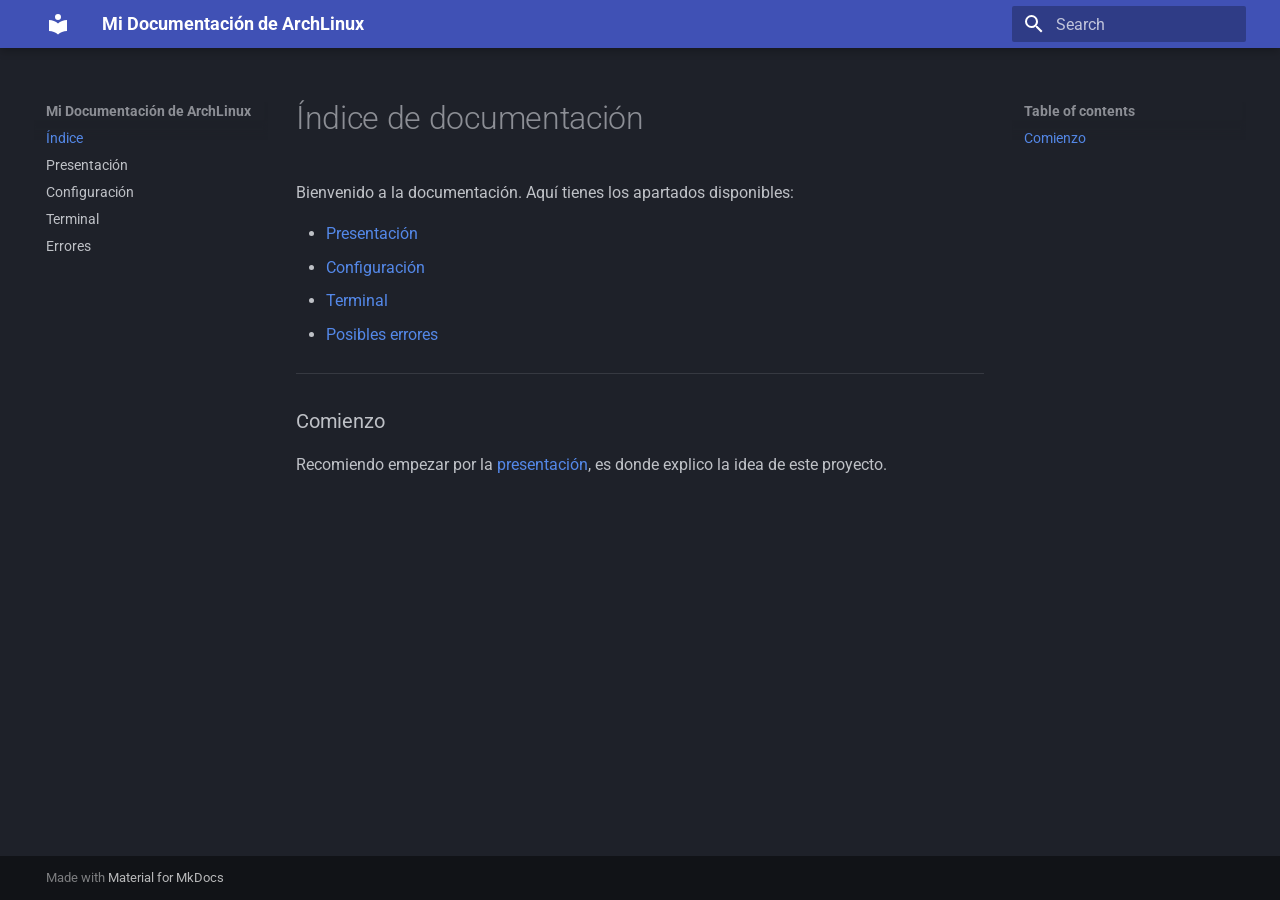
<file: index.html>
<!doctype html>
<html lang="en" class="no-js">
  <head>
    
      <meta charset="utf-8">
      <meta name="viewport" content="width=device-width,initial-scale=1">
      
      
      
      
      
        <link rel="next" href="presentacion/">
      
      
        
      
      
      <link rel="icon" href="assets/images/favicon.png">
      <meta name="generator" content="mkdocs-1.6.1, mkdocs-material-9.7.6">
    
    
      
        <title>Mi Documentación de ArchLinux</title>
      
    
    
      <link rel="stylesheet" href="assets/stylesheets/main.484c7ddc.min.css">
      
        
        <link rel="stylesheet" href="assets/stylesheets/palette.ab4e12ef.min.css">
      
      


    
    
      
    
    
      
        
        
        <link rel="preconnect" href="https://fonts.gstatic.com" crossorigin>
        <link rel="stylesheet" href="https://fonts.googleapis.com/css?family=Roboto:300,300i,400,400i,700,700i%7CRoboto+Mono:400,400i,700,700i&display=fallback">
        <style>:root{--md-text-font:"Roboto";--md-code-font:"Roboto Mono"}</style>
      
    
    
    <script>__md_scope=new URL(".",location),__md_hash=e=>[...e].reduce(((e,_)=>(e<<5)-e+_.charCodeAt(0)),0),__md_get=(e,_=localStorage,t=__md_scope)=>JSON.parse(_.getItem(t.pathname+"."+e)),__md_set=(e,_,t=localStorage,a=__md_scope)=>{try{t.setItem(a.pathname+"."+e,JSON.stringify(_))}catch(e){}}</script>
    
      

    
    
  </head>
  
  
    
    
      
    
    
    
    
    <body dir="ltr" data-md-color-scheme="slate" data-md-color-primary="indigo" data-md-color-accent="indigo">
  
    
    <input class="md-toggle" data-md-toggle="drawer" type="checkbox" id="__drawer" autocomplete="off">
    <input class="md-toggle" data-md-toggle="search" type="checkbox" id="__search" autocomplete="off">
    <label class="md-overlay" for="__drawer"></label>
    <div data-md-component="skip">
      
        
        <a href="#indice-de-documentacion" class="md-skip">
          Skip to content
        </a>
      
    </div>
    <div data-md-component="announce">
      
    </div>
    
    
      

  

<header class="md-header md-header--shadow" data-md-component="header">
  <nav class="md-header__inner md-grid" aria-label="Header">
    <a href="." title="Mi Documentación de ArchLinux" class="md-header__button md-logo" aria-label="Mi Documentación de ArchLinux" data-md-component="logo">
      
  
  <svg xmlns="http://www.w3.org/2000/svg" viewBox="0 0 24 24"><path d="M12 8a3 3 0 0 0 3-3 3 3 0 0 0-3-3 3 3 0 0 0-3 3 3 3 0 0 0 3 3m0 3.54C9.64 9.35 6.5 8 3 8v11c3.5 0 6.64 1.35 9 3.54 2.36-2.19 5.5-3.54 9-3.54V8c-3.5 0-6.64 1.35-9 3.54"/></svg>

    </a>
    <label class="md-header__button md-icon" for="__drawer">
      
      <svg xmlns="http://www.w3.org/2000/svg" viewBox="0 0 24 24"><path d="M3 6h18v2H3zm0 5h18v2H3zm0 5h18v2H3z"/></svg>
    </label>
    <div class="md-header__title" data-md-component="header-title">
      <div class="md-header__ellipsis">
        <div class="md-header__topic">
          <span class="md-ellipsis">
            Mi Documentación de ArchLinux
          </span>
        </div>
        <div class="md-header__topic" data-md-component="header-topic">
          <span class="md-ellipsis">
            
              Índice
            
          </span>
        </div>
      </div>
    </div>
    
      
        <form class="md-header__option" data-md-component="palette">
  
    
    
    
    <input class="md-option" data-md-color-media="" data-md-color-scheme="slate" data-md-color-primary="indigo" data-md-color-accent="indigo"  aria-hidden="true"  type="radio" name="__palette" id="__palette_0">
    
  
</form>
      
    
    
      <script>var palette=__md_get("__palette");if(palette&&palette.color){if("(prefers-color-scheme)"===palette.color.media){var media=matchMedia("(prefers-color-scheme: light)"),input=document.querySelector(media.matches?"[data-md-color-media='(prefers-color-scheme: light)']":"[data-md-color-media='(prefers-color-scheme: dark)']");palette.color.media=input.getAttribute("data-md-color-media"),palette.color.scheme=input.getAttribute("data-md-color-scheme"),palette.color.primary=input.getAttribute("data-md-color-primary"),palette.color.accent=input.getAttribute("data-md-color-accent")}for(var[key,value]of Object.entries(palette.color))document.body.setAttribute("data-md-color-"+key,value)}</script>
    
    
    
      
      
        <label class="md-header__button md-icon" for="__search">
          
          <svg xmlns="http://www.w3.org/2000/svg" viewBox="0 0 24 24"><path d="M9.5 3A6.5 6.5 0 0 1 16 9.5c0 1.61-.59 3.09-1.56 4.23l.27.27h.79l5 5-1.5 1.5-5-5v-.79l-.27-.27A6.52 6.52 0 0 1 9.5 16 6.5 6.5 0 0 1 3 9.5 6.5 6.5 0 0 1 9.5 3m0 2C7 5 5 7 5 9.5S7 14 9.5 14 14 12 14 9.5 12 5 9.5 5"/></svg>
        </label>
        <div class="md-search" data-md-component="search" role="dialog">
  <label class="md-search__overlay" for="__search"></label>
  <div class="md-search__inner" role="search">
    <form class="md-search__form" name="search">
      <input type="text" class="md-search__input" name="query" aria-label="Search" placeholder="Search" autocapitalize="off" autocorrect="off" autocomplete="off" spellcheck="false" data-md-component="search-query" required>
      <label class="md-search__icon md-icon" for="__search">
        
        <svg xmlns="http://www.w3.org/2000/svg" viewBox="0 0 24 24"><path d="M9.5 3A6.5 6.5 0 0 1 16 9.5c0 1.61-.59 3.09-1.56 4.23l.27.27h.79l5 5-1.5 1.5-5-5v-.79l-.27-.27A6.52 6.52 0 0 1 9.5 16 6.5 6.5 0 0 1 3 9.5 6.5 6.5 0 0 1 9.5 3m0 2C7 5 5 7 5 9.5S7 14 9.5 14 14 12 14 9.5 12 5 9.5 5"/></svg>
        
        <svg xmlns="http://www.w3.org/2000/svg" viewBox="0 0 24 24"><path d="M20 11v2H8l5.5 5.5-1.42 1.42L4.16 12l7.92-7.92L13.5 5.5 8 11z"/></svg>
      </label>
      <nav class="md-search__options" aria-label="Search">
        
        <button type="reset" class="md-search__icon md-icon" title="Clear" aria-label="Clear" tabindex="-1">
          
          <svg xmlns="http://www.w3.org/2000/svg" viewBox="0 0 24 24"><path d="M19 6.41 17.59 5 12 10.59 6.41 5 5 6.41 10.59 12 5 17.59 6.41 19 12 13.41 17.59 19 19 17.59 13.41 12z"/></svg>
        </button>
      </nav>
      
    </form>
    <div class="md-search__output">
      <div class="md-search__scrollwrap" tabindex="0" data-md-scrollfix>
        <div class="md-search-result" data-md-component="search-result">
          <div class="md-search-result__meta">
            Initializing search
          </div>
          <ol class="md-search-result__list" role="presentation"></ol>
        </div>
      </div>
    </div>
  </div>
</div>
      
    
    
  </nav>
  
</header>
    
    <div class="md-container" data-md-component="container">
      
      
        
          
        
      
      <main class="md-main" data-md-component="main">
        <div class="md-main__inner md-grid">
          
            
              
              <div class="md-sidebar md-sidebar--primary" data-md-component="sidebar" data-md-type="navigation" >
                <div class="md-sidebar__scrollwrap">
                  <div class="md-sidebar__inner">
                    



<nav class="md-nav md-nav--primary" aria-label="Navigation" data-md-level="0">
  <label class="md-nav__title" for="__drawer">
    <a href="." title="Mi Documentación de ArchLinux" class="md-nav__button md-logo" aria-label="Mi Documentación de ArchLinux" data-md-component="logo">
      
  
  <svg xmlns="http://www.w3.org/2000/svg" viewBox="0 0 24 24"><path d="M12 8a3 3 0 0 0 3-3 3 3 0 0 0-3-3 3 3 0 0 0-3 3 3 3 0 0 0 3 3m0 3.54C9.64 9.35 6.5 8 3 8v11c3.5 0 6.64 1.35 9 3.54 2.36-2.19 5.5-3.54 9-3.54V8c-3.5 0-6.64 1.35-9 3.54"/></svg>

    </a>
    Mi Documentación de ArchLinux
  </label>
  
  <ul class="md-nav__list" data-md-scrollfix>
    
      
      
  
  
    
  
  
  
    <li class="md-nav__item md-nav__item--active">
      
      <input class="md-nav__toggle md-toggle" type="checkbox" id="__toc">
      
      
        
      
      
        <label class="md-nav__link md-nav__link--active" for="__toc">
          
  
  
  <span class="md-ellipsis">
    
  
    Índice
  

    
  </span>
  
  

          <span class="md-nav__icon md-icon"></span>
        </label>
      
      <a href="." class="md-nav__link md-nav__link--active">
        
  
  
  <span class="md-ellipsis">
    
  
    Índice
  

    
  </span>
  
  

      </a>
      
        

<nav class="md-nav md-nav--secondary" aria-label="Table of contents">
  
  
  
    
  
  
    <label class="md-nav__title" for="__toc">
      <span class="md-nav__icon md-icon"></span>
      Table of contents
    </label>
    <ul class="md-nav__list" data-md-component="toc" data-md-scrollfix>
      
        <li class="md-nav__item">
  <a href="#comienzo" class="md-nav__link">
    <span class="md-ellipsis">
      
        Comienzo
      
    </span>
  </a>
  
</li>
      
    </ul>
  
</nav>
      
    </li>
  

    
      
      
  
  
  
  
    <li class="md-nav__item">
      <a href="presentacion/" class="md-nav__link">
        
  
  
  <span class="md-ellipsis">
    
  
    Presentación
  

    
  </span>
  
  

      </a>
    </li>
  

    
      
      
  
  
  
  
    <li class="md-nav__item">
      <a href="configuracion/" class="md-nav__link">
        
  
  
  <span class="md-ellipsis">
    
  
    Configuración
  

    
  </span>
  
  

      </a>
    </li>
  

    
      
      
  
  
  
  
    <li class="md-nav__item">
      <a href="terminal/" class="md-nav__link">
        
  
  
  <span class="md-ellipsis">
    
  
    Terminal
  

    
  </span>
  
  

      </a>
    </li>
  

    
      
      
  
  
  
  
    <li class="md-nav__item">
      <a href="errores/" class="md-nav__link">
        
  
  
  <span class="md-ellipsis">
    
  
    Errores
  

    
  </span>
  
  

      </a>
    </li>
  

    
  </ul>
</nav>
                  </div>
                </div>
              </div>
            
            
              
              <div class="md-sidebar md-sidebar--secondary" data-md-component="sidebar" data-md-type="toc" >
                <div class="md-sidebar__scrollwrap">
                  <div class="md-sidebar__inner">
                    

<nav class="md-nav md-nav--secondary" aria-label="Table of contents">
  
  
  
    
  
  
    <label class="md-nav__title" for="__toc">
      <span class="md-nav__icon md-icon"></span>
      Table of contents
    </label>
    <ul class="md-nav__list" data-md-component="toc" data-md-scrollfix>
      
        <li class="md-nav__item">
  <a href="#comienzo" class="md-nav__link">
    <span class="md-ellipsis">
      
        Comienzo
      
    </span>
  </a>
  
</li>
      
    </ul>
  
</nav>
                  </div>
                </div>
              </div>
            
          
          
            <div class="md-content" data-md-component="content">
              
              <article class="md-content__inner md-typeset">
                
                  



<h1 id="indice-de-documentacion">Índice de documentación</h1>
<p>Bienvenido a la documentación. Aquí tienes los apartados disponibles:</p>
<ul>
<li><a href="presentacion/">Presentación</a></li>
<li><a href="configuracion/">Configuración</a></li>
<li><a href="terminal/">Terminal</a></li>
<li><a href="errores/">Posibles errores</a></li>
</ul>
<hr />
<h3 id="comienzo">Comienzo</h3>
<p>Recomiendo empezar por la <a href="presentacion/">presentación</a>, es donde explico la idea de este proyecto.</p>












                
              </article>
            </div>
          
          
<script>var target=document.getElementById(location.hash.slice(1));target&&target.name&&(target.checked=target.name.startsWith("__tabbed_"))</script>
        </div>
        
          <button type="button" class="md-top md-icon" data-md-component="top" hidden>
  
  <svg xmlns="http://www.w3.org/2000/svg" viewBox="0 0 24 24"><path d="M13 20h-2V8l-5.5 5.5-1.42-1.42L12 4.16l7.92 7.92-1.42 1.42L13 8z"/></svg>
  Back to top
</button>
        
      </main>
      
        <footer class="md-footer">
  
  <div class="md-footer-meta md-typeset">
    <div class="md-footer-meta__inner md-grid">
      <div class="md-copyright">
  
  
    Made with
    <a href="https://squidfunk.github.io/mkdocs-material/" target="_blank" rel="noopener">
      Material for MkDocs
    </a>
  
</div>
      
    </div>
  </div>
</footer>
      
    </div>
    <div class="md-dialog" data-md-component="dialog">
      <div class="md-dialog__inner md-typeset"></div>
    </div>
    
    
    
      
      
      <script id="__config" type="application/json">{"annotate": null, "base": ".", "features": ["navigation.top"], "search": "assets/javascripts/workers/search.2c215733.min.js", "tags": null, "translations": {"clipboard.copied": "Copied to clipboard", "clipboard.copy": "Copy to clipboard", "search.result.more.one": "1 more on this page", "search.result.more.other": "# more on this page", "search.result.none": "No matching documents", "search.result.one": "1 matching document", "search.result.other": "# matching documents", "search.result.placeholder": "Type to start searching", "search.result.term.missing": "Missing", "select.version": "Select version"}, "version": null}</script>
    
    
      <script src="assets/javascripts/bundle.79ae519e.min.js"></script>
      
    
  </body>
</html>
</file>
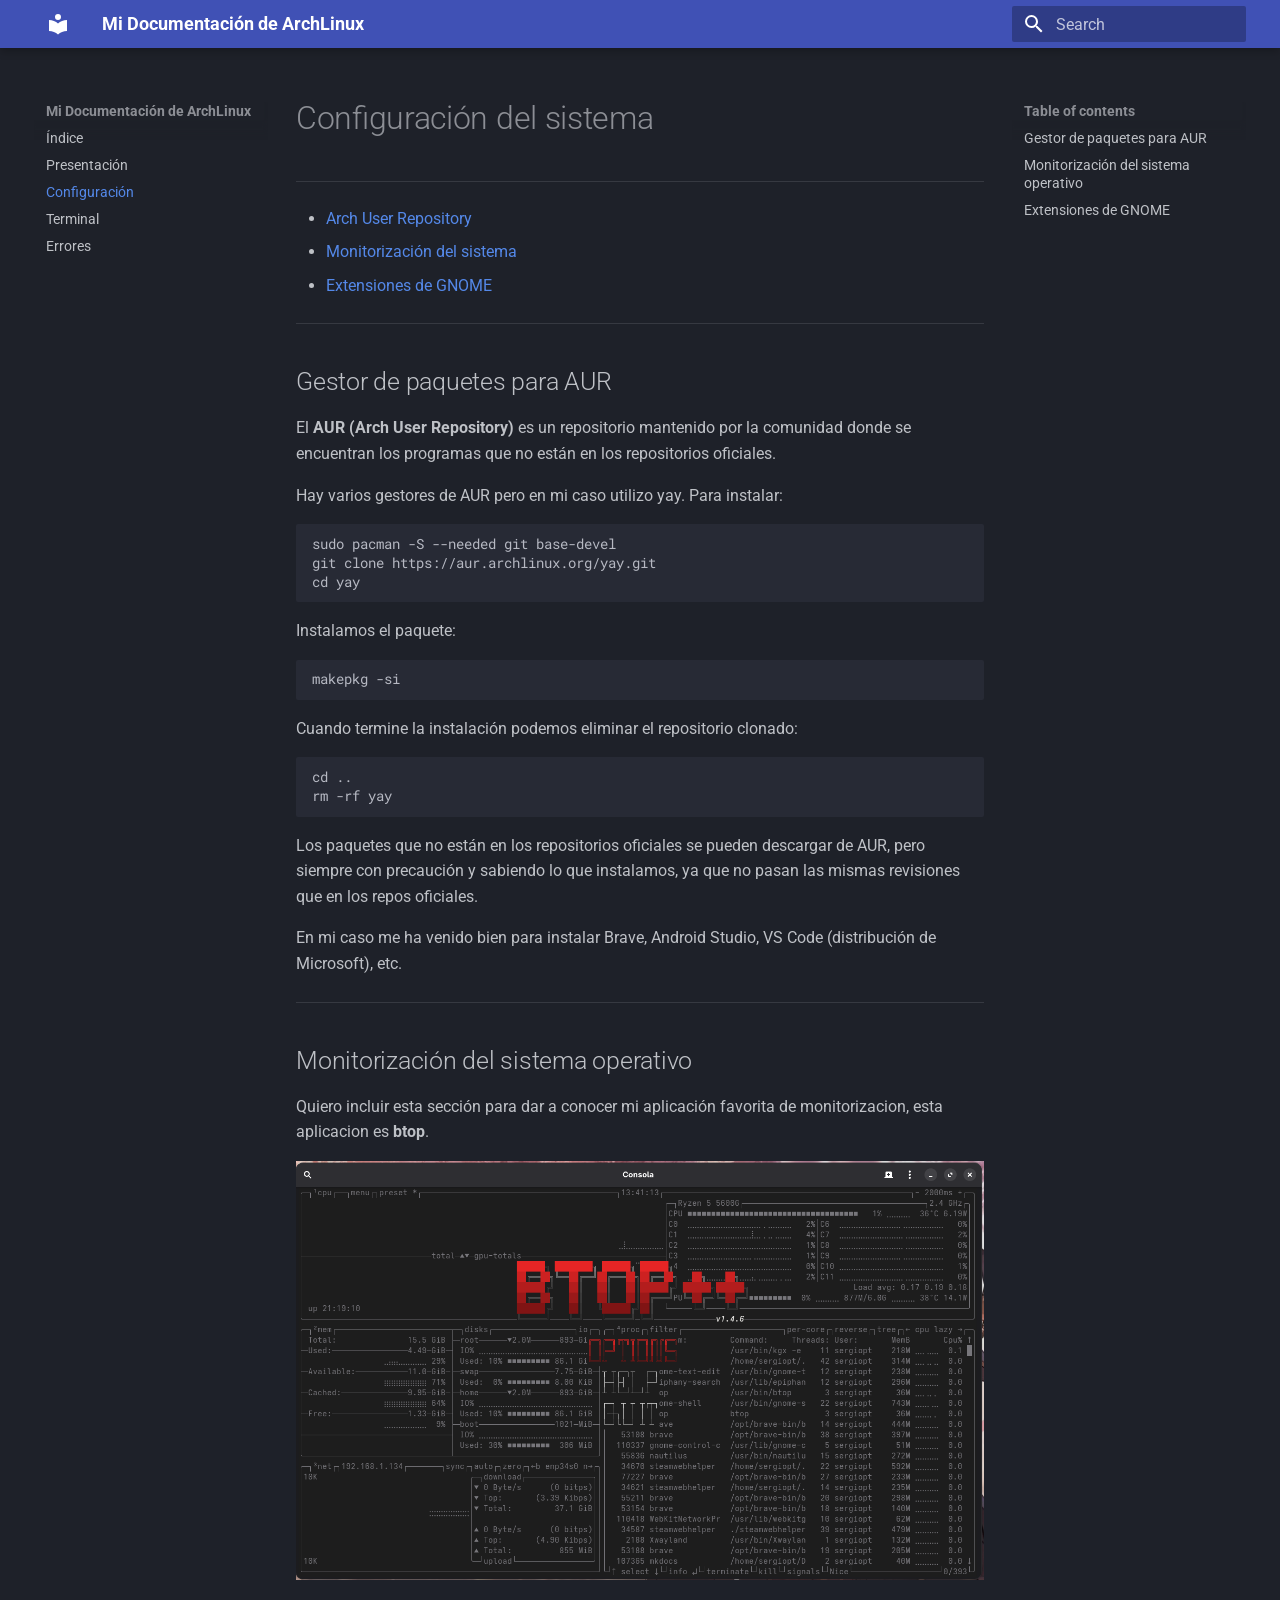
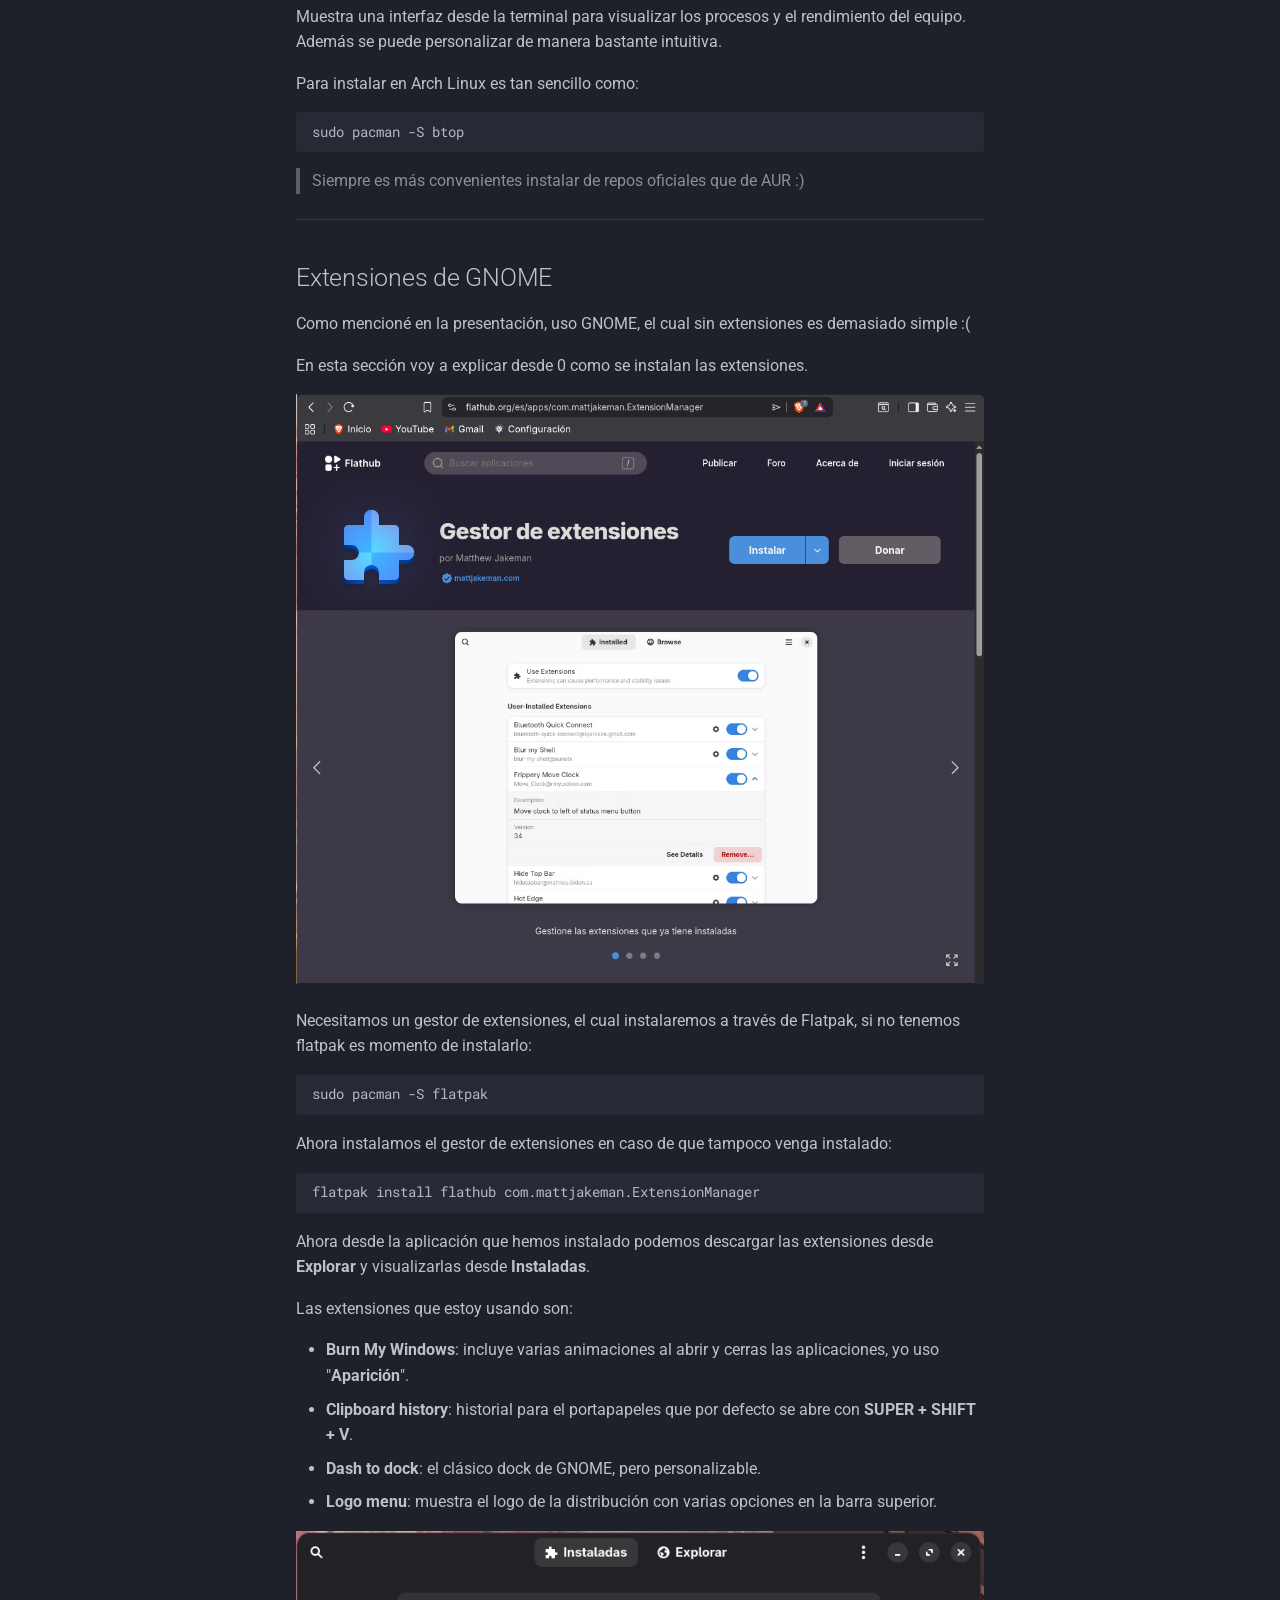
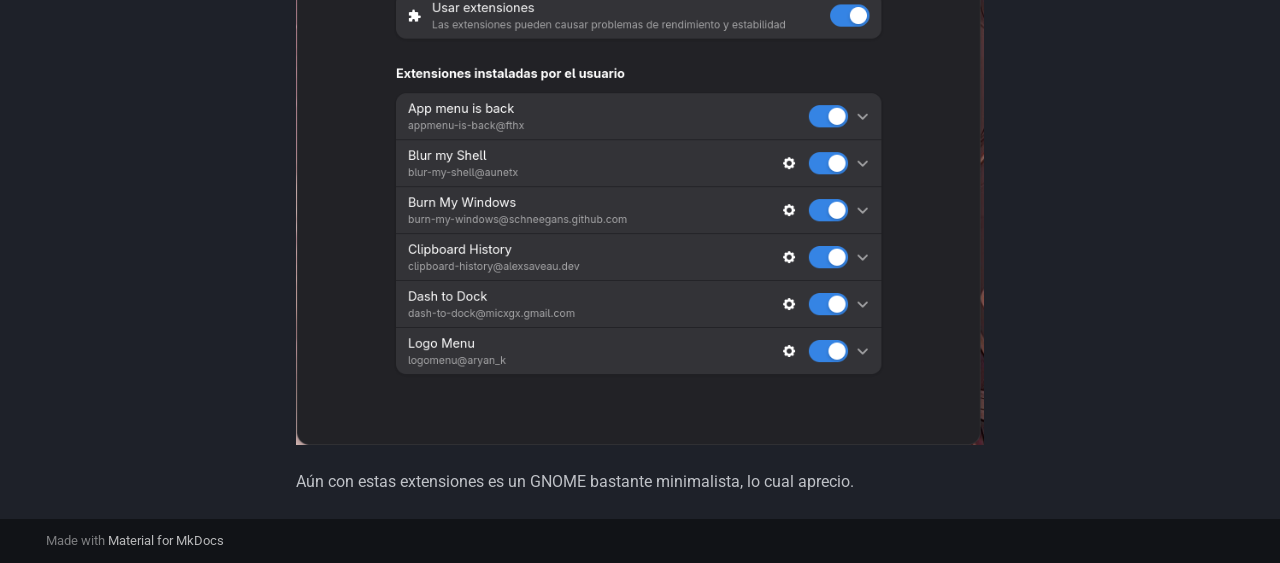
<file: configuracion/index.html>
<!doctype html>
<html lang="en" class="no-js">
  <head>
    
      <meta charset="utf-8">
      <meta name="viewport" content="width=device-width,initial-scale=1">
      
      
      
      
        <link rel="prev" href="../presentacion/">
      
      
        <link rel="next" href="../terminal/">
      
      
        
      
      
      <link rel="icon" href="../assets/images/favicon.png">
      <meta name="generator" content="mkdocs-1.6.1, mkdocs-material-9.7.6">
    
    
      
        <title>Configuración - Mi Documentación de ArchLinux</title>
      
    
    
      <link rel="stylesheet" href="../assets/stylesheets/main.484c7ddc.min.css">
      
        
        <link rel="stylesheet" href="../assets/stylesheets/palette.ab4e12ef.min.css">
      
      


    
    
      
    
    
      
        
        
        <link rel="preconnect" href="https://fonts.gstatic.com" crossorigin>
        <link rel="stylesheet" href="https://fonts.googleapis.com/css?family=Roboto:300,300i,400,400i,700,700i%7CRoboto+Mono:400,400i,700,700i&display=fallback">
        <style>:root{--md-text-font:"Roboto";--md-code-font:"Roboto Mono"}</style>
      
    
    
    <script>__md_scope=new URL("..",location),__md_hash=e=>[...e].reduce(((e,_)=>(e<<5)-e+_.charCodeAt(0)),0),__md_get=(e,_=localStorage,t=__md_scope)=>JSON.parse(_.getItem(t.pathname+"."+e)),__md_set=(e,_,t=localStorage,a=__md_scope)=>{try{t.setItem(a.pathname+"."+e,JSON.stringify(_))}catch(e){}}</script>
    
      

    
    
  </head>
  
  
    
    
      
    
    
    
    
    <body dir="ltr" data-md-color-scheme="slate" data-md-color-primary="indigo" data-md-color-accent="indigo">
  
    
    <input class="md-toggle" data-md-toggle="drawer" type="checkbox" id="__drawer" autocomplete="off">
    <input class="md-toggle" data-md-toggle="search" type="checkbox" id="__search" autocomplete="off">
    <label class="md-overlay" for="__drawer"></label>
    <div data-md-component="skip">
      
        
        <a href="#configuracion-del-sistema" class="md-skip">
          Skip to content
        </a>
      
    </div>
    <div data-md-component="announce">
      
    </div>
    
    
      

  

<header class="md-header md-header--shadow" data-md-component="header">
  <nav class="md-header__inner md-grid" aria-label="Header">
    <a href=".." title="Mi Documentación de ArchLinux" class="md-header__button md-logo" aria-label="Mi Documentación de ArchLinux" data-md-component="logo">
      
  
  <svg xmlns="http://www.w3.org/2000/svg" viewBox="0 0 24 24"><path d="M12 8a3 3 0 0 0 3-3 3 3 0 0 0-3-3 3 3 0 0 0-3 3 3 3 0 0 0 3 3m0 3.54C9.64 9.35 6.5 8 3 8v11c3.5 0 6.64 1.35 9 3.54 2.36-2.19 5.5-3.54 9-3.54V8c-3.5 0-6.64 1.35-9 3.54"/></svg>

    </a>
    <label class="md-header__button md-icon" for="__drawer">
      
      <svg xmlns="http://www.w3.org/2000/svg" viewBox="0 0 24 24"><path d="M3 6h18v2H3zm0 5h18v2H3zm0 5h18v2H3z"/></svg>
    </label>
    <div class="md-header__title" data-md-component="header-title">
      <div class="md-header__ellipsis">
        <div class="md-header__topic">
          <span class="md-ellipsis">
            Mi Documentación de ArchLinux
          </span>
        </div>
        <div class="md-header__topic" data-md-component="header-topic">
          <span class="md-ellipsis">
            
              Configuración
            
          </span>
        </div>
      </div>
    </div>
    
      
        <form class="md-header__option" data-md-component="palette">
  
    
    
    
    <input class="md-option" data-md-color-media="" data-md-color-scheme="slate" data-md-color-primary="indigo" data-md-color-accent="indigo"  aria-hidden="true"  type="radio" name="__palette" id="__palette_0">
    
  
</form>
      
    
    
      <script>var palette=__md_get("__palette");if(palette&&palette.color){if("(prefers-color-scheme)"===palette.color.media){var media=matchMedia("(prefers-color-scheme: light)"),input=document.querySelector(media.matches?"[data-md-color-media='(prefers-color-scheme: light)']":"[data-md-color-media='(prefers-color-scheme: dark)']");palette.color.media=input.getAttribute("data-md-color-media"),palette.color.scheme=input.getAttribute("data-md-color-scheme"),palette.color.primary=input.getAttribute("data-md-color-primary"),palette.color.accent=input.getAttribute("data-md-color-accent")}for(var[key,value]of Object.entries(palette.color))document.body.setAttribute("data-md-color-"+key,value)}</script>
    
    
    
      
      
        <label class="md-header__button md-icon" for="__search">
          
          <svg xmlns="http://www.w3.org/2000/svg" viewBox="0 0 24 24"><path d="M9.5 3A6.5 6.5 0 0 1 16 9.5c0 1.61-.59 3.09-1.56 4.23l.27.27h.79l5 5-1.5 1.5-5-5v-.79l-.27-.27A6.52 6.52 0 0 1 9.5 16 6.5 6.5 0 0 1 3 9.5 6.5 6.5 0 0 1 9.5 3m0 2C7 5 5 7 5 9.5S7 14 9.5 14 14 12 14 9.5 12 5 9.5 5"/></svg>
        </label>
        <div class="md-search" data-md-component="search" role="dialog">
  <label class="md-search__overlay" for="__search"></label>
  <div class="md-search__inner" role="search">
    <form class="md-search__form" name="search">
      <input type="text" class="md-search__input" name="query" aria-label="Search" placeholder="Search" autocapitalize="off" autocorrect="off" autocomplete="off" spellcheck="false" data-md-component="search-query" required>
      <label class="md-search__icon md-icon" for="__search">
        
        <svg xmlns="http://www.w3.org/2000/svg" viewBox="0 0 24 24"><path d="M9.5 3A6.5 6.5 0 0 1 16 9.5c0 1.61-.59 3.09-1.56 4.23l.27.27h.79l5 5-1.5 1.5-5-5v-.79l-.27-.27A6.52 6.52 0 0 1 9.5 16 6.5 6.5 0 0 1 3 9.5 6.5 6.5 0 0 1 9.5 3m0 2C7 5 5 7 5 9.5S7 14 9.5 14 14 12 14 9.5 12 5 9.5 5"/></svg>
        
        <svg xmlns="http://www.w3.org/2000/svg" viewBox="0 0 24 24"><path d="M20 11v2H8l5.5 5.5-1.42 1.42L4.16 12l7.92-7.92L13.5 5.5 8 11z"/></svg>
      </label>
      <nav class="md-search__options" aria-label="Search">
        
        <button type="reset" class="md-search__icon md-icon" title="Clear" aria-label="Clear" tabindex="-1">
          
          <svg xmlns="http://www.w3.org/2000/svg" viewBox="0 0 24 24"><path d="M19 6.41 17.59 5 12 10.59 6.41 5 5 6.41 10.59 12 5 17.59 6.41 19 12 13.41 17.59 19 19 17.59 13.41 12z"/></svg>
        </button>
      </nav>
      
    </form>
    <div class="md-search__output">
      <div class="md-search__scrollwrap" tabindex="0" data-md-scrollfix>
        <div class="md-search-result" data-md-component="search-result">
          <div class="md-search-result__meta">
            Initializing search
          </div>
          <ol class="md-search-result__list" role="presentation"></ol>
        </div>
      </div>
    </div>
  </div>
</div>
      
    
    
  </nav>
  
</header>
    
    <div class="md-container" data-md-component="container">
      
      
        
          
        
      
      <main class="md-main" data-md-component="main">
        <div class="md-main__inner md-grid">
          
            
              
              <div class="md-sidebar md-sidebar--primary" data-md-component="sidebar" data-md-type="navigation" >
                <div class="md-sidebar__scrollwrap">
                  <div class="md-sidebar__inner">
                    



<nav class="md-nav md-nav--primary" aria-label="Navigation" data-md-level="0">
  <label class="md-nav__title" for="__drawer">
    <a href=".." title="Mi Documentación de ArchLinux" class="md-nav__button md-logo" aria-label="Mi Documentación de ArchLinux" data-md-component="logo">
      
  
  <svg xmlns="http://www.w3.org/2000/svg" viewBox="0 0 24 24"><path d="M12 8a3 3 0 0 0 3-3 3 3 0 0 0-3-3 3 3 0 0 0-3 3 3 3 0 0 0 3 3m0 3.54C9.64 9.35 6.5 8 3 8v11c3.5 0 6.64 1.35 9 3.54 2.36-2.19 5.5-3.54 9-3.54V8c-3.5 0-6.64 1.35-9 3.54"/></svg>

    </a>
    Mi Documentación de ArchLinux
  </label>
  
  <ul class="md-nav__list" data-md-scrollfix>
    
      
      
  
  
  
  
    <li class="md-nav__item">
      <a href=".." class="md-nav__link">
        
  
  
  <span class="md-ellipsis">
    
  
    Índice
  

    
  </span>
  
  

      </a>
    </li>
  

    
      
      
  
  
  
  
    <li class="md-nav__item">
      <a href="../presentacion/" class="md-nav__link">
        
  
  
  <span class="md-ellipsis">
    
  
    Presentación
  

    
  </span>
  
  

      </a>
    </li>
  

    
      
      
  
  
    
  
  
  
    <li class="md-nav__item md-nav__item--active">
      
      <input class="md-nav__toggle md-toggle" type="checkbox" id="__toc">
      
      
        
      
      
        <label class="md-nav__link md-nav__link--active" for="__toc">
          
  
  
  <span class="md-ellipsis">
    
  
    Configuración
  

    
  </span>
  
  

          <span class="md-nav__icon md-icon"></span>
        </label>
      
      <a href="./" class="md-nav__link md-nav__link--active">
        
  
  
  <span class="md-ellipsis">
    
  
    Configuración
  

    
  </span>
  
  

      </a>
      
        

<nav class="md-nav md-nav--secondary" aria-label="Table of contents">
  
  
  
    
  
  
    <label class="md-nav__title" for="__toc">
      <span class="md-nav__icon md-icon"></span>
      Table of contents
    </label>
    <ul class="md-nav__list" data-md-component="toc" data-md-scrollfix>
      
        <li class="md-nav__item">
  <a href="#gestor-de-paquetes-para-aur" class="md-nav__link">
    <span class="md-ellipsis">
      
        Gestor de paquetes para AUR
      
    </span>
  </a>
  
</li>
      
        <li class="md-nav__item">
  <a href="#monitorizacion-del-sistema-operativo" class="md-nav__link">
    <span class="md-ellipsis">
      
        Monitorización del sistema operativo
      
    </span>
  </a>
  
</li>
      
        <li class="md-nav__item">
  <a href="#extensiones-de-gnome" class="md-nav__link">
    <span class="md-ellipsis">
      
        Extensiones de GNOME
      
    </span>
  </a>
  
</li>
      
    </ul>
  
</nav>
      
    </li>
  

    
      
      
  
  
  
  
    <li class="md-nav__item">
      <a href="../terminal/" class="md-nav__link">
        
  
  
  <span class="md-ellipsis">
    
  
    Terminal
  

    
  </span>
  
  

      </a>
    </li>
  

    
      
      
  
  
  
  
    <li class="md-nav__item">
      <a href="../errores/" class="md-nav__link">
        
  
  
  <span class="md-ellipsis">
    
  
    Errores
  

    
  </span>
  
  

      </a>
    </li>
  

    
  </ul>
</nav>
                  </div>
                </div>
              </div>
            
            
              
              <div class="md-sidebar md-sidebar--secondary" data-md-component="sidebar" data-md-type="toc" >
                <div class="md-sidebar__scrollwrap">
                  <div class="md-sidebar__inner">
                    

<nav class="md-nav md-nav--secondary" aria-label="Table of contents">
  
  
  
    
  
  
    <label class="md-nav__title" for="__toc">
      <span class="md-nav__icon md-icon"></span>
      Table of contents
    </label>
    <ul class="md-nav__list" data-md-component="toc" data-md-scrollfix>
      
        <li class="md-nav__item">
  <a href="#gestor-de-paquetes-para-aur" class="md-nav__link">
    <span class="md-ellipsis">
      
        Gestor de paquetes para AUR
      
    </span>
  </a>
  
</li>
      
        <li class="md-nav__item">
  <a href="#monitorizacion-del-sistema-operativo" class="md-nav__link">
    <span class="md-ellipsis">
      
        Monitorización del sistema operativo
      
    </span>
  </a>
  
</li>
      
        <li class="md-nav__item">
  <a href="#extensiones-de-gnome" class="md-nav__link">
    <span class="md-ellipsis">
      
        Extensiones de GNOME
      
    </span>
  </a>
  
</li>
      
    </ul>
  
</nav>
                  </div>
                </div>
              </div>
            
          
          
            <div class="md-content" data-md-component="content">
              
              <article class="md-content__inner md-typeset">
                
                  



<h1 id="configuracion-del-sistema">Configuración del sistema</h1>
<hr />
<ul>
<li><a href="#gestor-de-paquetes-para-aur">Arch User Repository</a></li>
<li><a href="#monitorizacion-del-sistema-operativo">Monitorización del sistema</a></li>
<li><a href="#extensiones-de-gnome">Extensiones de GNOME</a></li>
</ul>
<hr />
<h2 id="gestor-de-paquetes-para-aur">Gestor de paquetes para AUR</h2>
<p>El <strong>AUR (Arch User Repository)</strong> es un repositorio mantenido por la comunidad donde se encuentran los programas que no están en los repositorios oficiales.</p>
<p>Hay varios gestores de AUR pero en mi caso utilizo yay. Para instalar:</p>
<pre><code class="language-bash">sudo pacman -S --needed git base-devel
git clone https://aur.archlinux.org/yay.git
cd yay
</code></pre>
<p>Instalamos el paquete:</p>
<pre><code class="language-bash">makepkg -si
</code></pre>
<p>Cuando termine la instalación podemos eliminar el repositorio clonado:</p>
<pre><code class="language-bash">cd ..
rm -rf yay
</code></pre>
<p>Los paquetes que no están en los repositorios oficiales se pueden descargar de AUR, pero siempre con precaución y sabiendo lo que instalamos, ya que no pasan las mismas revisiones que en los repos oficiales. </p>
<p>En mi caso me ha venido bien para instalar Brave, Android Studio, VS Code (distribución de Microsoft), etc.</p>
<hr />
<h2 id="monitorizacion-del-sistema-operativo">Monitorización del sistema operativo</h2>
<p>Quiero incluir esta sección para dar a conocer mi aplicación favorita de monitorizacion, esta aplicacion es <strong>btop</strong>.</p>
<p><img alt="Btop" src="../images/configuracion-btop.png" /></p>
<p>Muestra una interfaz desde la terminal para visualizar los procesos y el rendimiento del equipo. Además se puede personalizar de manera bastante intuitiva.</p>
<p>Para instalar en Arch Linux es tan sencillo como:</p>
<pre><code class="language-bash">sudo pacman -S btop
</code></pre>
<blockquote>
<p>Siempre es más convenientes instalar de repos oficiales que de AUR :)</p>
</blockquote>
<hr />
<h2 id="extensiones-de-gnome">Extensiones de GNOME</h2>
<p>Como mencioné en la presentación, uso GNOME, el cual sin extensiones es demasiado simple :(</p>
<p>En esta sección voy a explicar desde 0 como se instalan las extensiones.</p>
<p><img alt="Gestor de extensiones" src="../images/gestor-extensiones.png" /></p>
<p>Necesitamos un gestor de extensiones, el cual instalaremos a través de Flatpak, si no tenemos flatpak es momento de instalarlo:</p>
<pre><code class="language-bash">sudo pacman -S flatpak
</code></pre>
<p>Ahora instalamos el gestor de extensiones en caso de que tampoco venga instalado:</p>
<pre><code class="language-bash">flatpak install flathub com.mattjakeman.ExtensionManager
</code></pre>
<p>Ahora desde la aplicación que hemos instalado podemos descargar las extensiones desde <strong>Explorar</strong> y visualizarlas desde <strong>Instaladas</strong>.</p>
<p>Las extensiones que estoy usando son:</p>
<ul>
<li><strong>Burn My Windows</strong>: incluye varias animaciones al abrir y cerras las aplicaciones, yo uso "<strong>Aparición</strong>".</li>
<li><strong>Clipboard history</strong>: historial para el portapapeles que por defecto se abre con <strong>SUPER + SHIFT + V</strong>.</li>
<li><strong>Dash to dock</strong>: el clásico dock de GNOME, pero personalizable.</li>
<li><strong>Logo menu</strong>: muestra el logo de la distribución con varias opciones en la barra superior.</li>
</ul>
<p><img alt="Extensiones" src="../images/extensiones.png" /></p>
<p>Aún con estas extensiones es un GNOME bastante minimalista, lo cual aprecio.</p>












                
              </article>
            </div>
          
          
<script>var target=document.getElementById(location.hash.slice(1));target&&target.name&&(target.checked=target.name.startsWith("__tabbed_"))</script>
        </div>
        
          <button type="button" class="md-top md-icon" data-md-component="top" hidden>
  
  <svg xmlns="http://www.w3.org/2000/svg" viewBox="0 0 24 24"><path d="M13 20h-2V8l-5.5 5.5-1.42-1.42L12 4.16l7.92 7.92-1.42 1.42L13 8z"/></svg>
  Back to top
</button>
        
      </main>
      
        <footer class="md-footer">
  
  <div class="md-footer-meta md-typeset">
    <div class="md-footer-meta__inner md-grid">
      <div class="md-copyright">
  
  
    Made with
    <a href="https://squidfunk.github.io/mkdocs-material/" target="_blank" rel="noopener">
      Material for MkDocs
    </a>
  
</div>
      
    </div>
  </div>
</footer>
      
    </div>
    <div class="md-dialog" data-md-component="dialog">
      <div class="md-dialog__inner md-typeset"></div>
    </div>
    
    
    
      
      
      <script id="__config" type="application/json">{"annotate": null, "base": "..", "features": ["navigation.top"], "search": "../assets/javascripts/workers/search.2c215733.min.js", "tags": null, "translations": {"clipboard.copied": "Copied to clipboard", "clipboard.copy": "Copy to clipboard", "search.result.more.one": "1 more on this page", "search.result.more.other": "# more on this page", "search.result.none": "No matching documents", "search.result.one": "1 matching document", "search.result.other": "# matching documents", "search.result.placeholder": "Type to start searching", "search.result.term.missing": "Missing", "select.version": "Select version"}, "version": null}</script>
    
    
      <script src="../assets/javascripts/bundle.79ae519e.min.js"></script>
      
    
  </body>
</html>
</file>
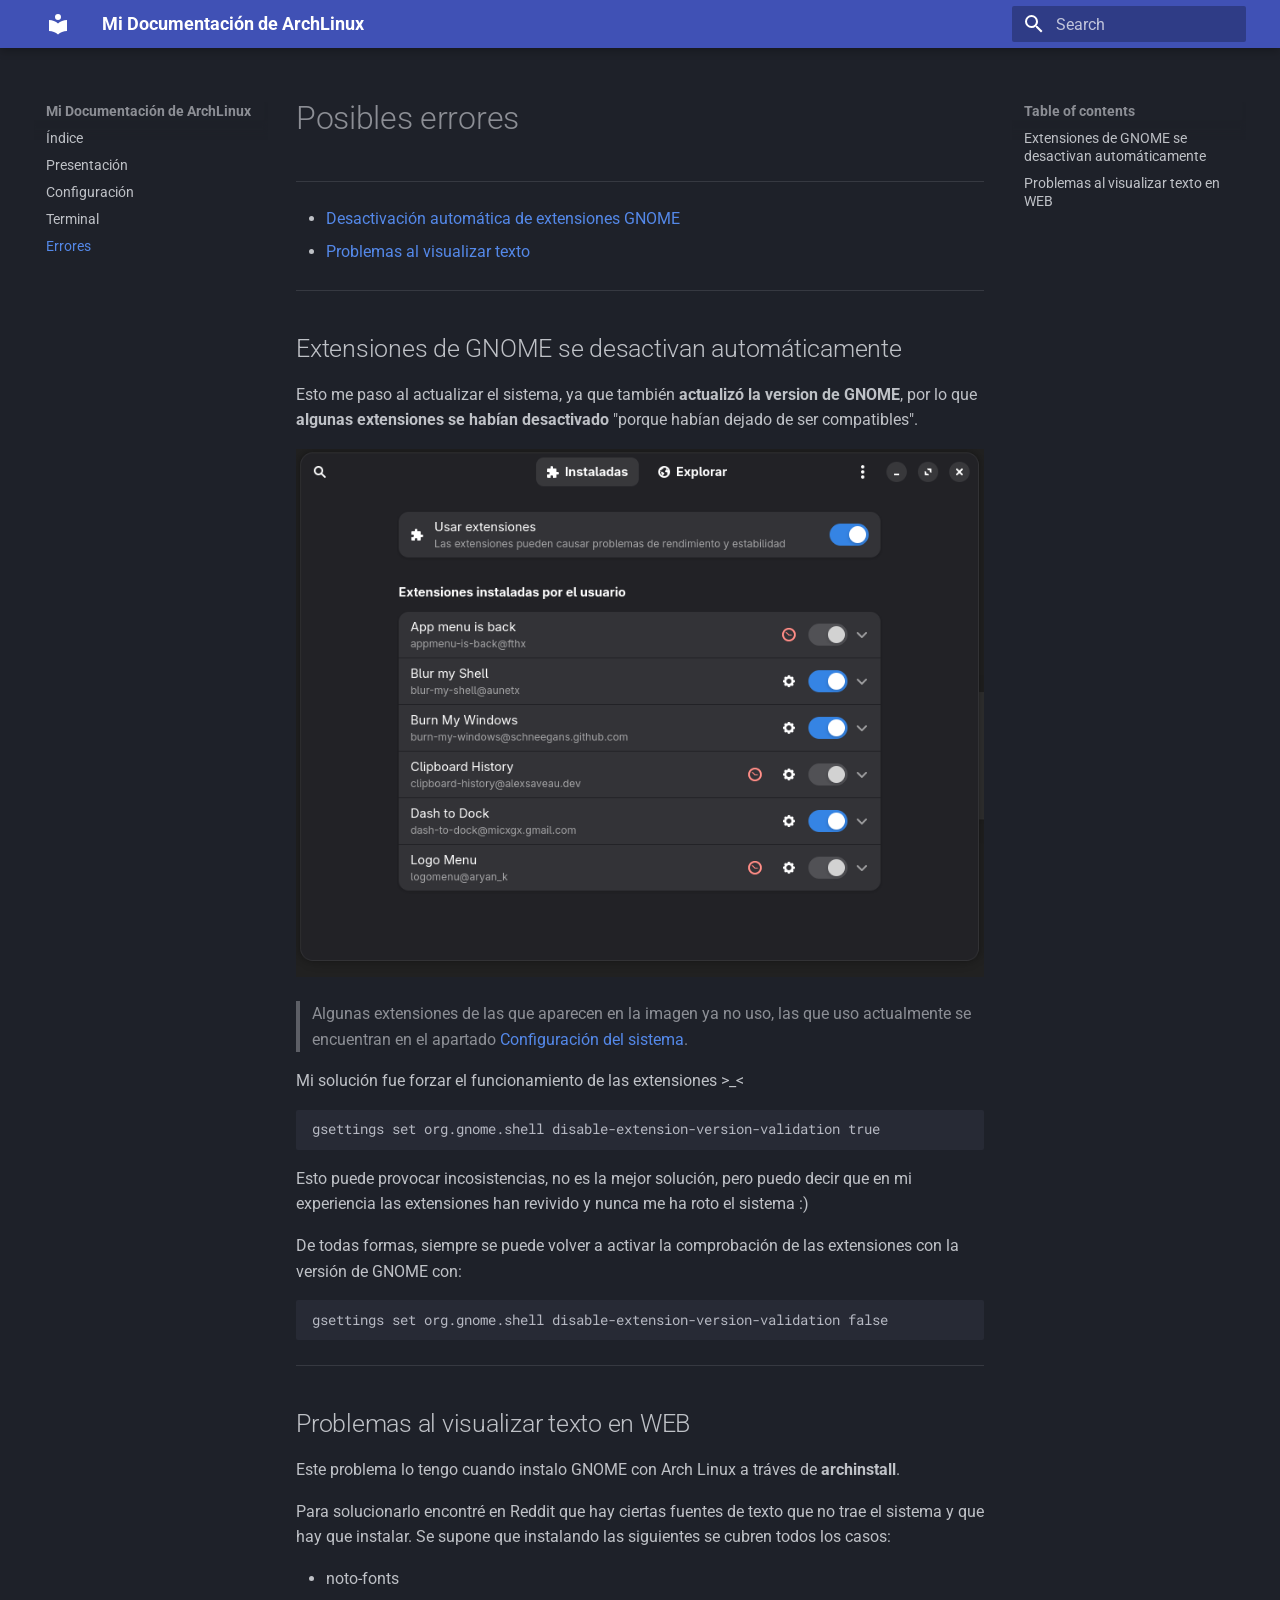
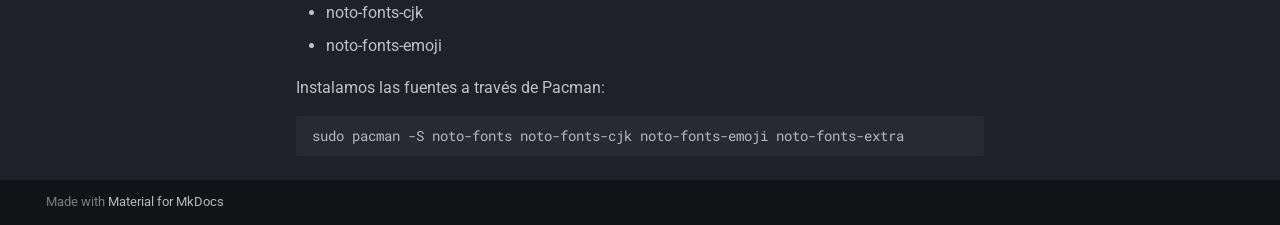
<file: errores/index.html>
<!doctype html>
<html lang="en" class="no-js">
  <head>
    
      <meta charset="utf-8">
      <meta name="viewport" content="width=device-width,initial-scale=1">
      
      
      
      
        <link rel="prev" href="../terminal/">
      
      
      
        
      
      
      <link rel="icon" href="../assets/images/favicon.png">
      <meta name="generator" content="mkdocs-1.6.1, mkdocs-material-9.7.6">
    
    
      
        <title>Errores - Mi Documentación de ArchLinux</title>
      
    
    
      <link rel="stylesheet" href="../assets/stylesheets/main.484c7ddc.min.css">
      
        
        <link rel="stylesheet" href="../assets/stylesheets/palette.ab4e12ef.min.css">
      
      


    
    
      
    
    
      
        
        
        <link rel="preconnect" href="https://fonts.gstatic.com" crossorigin>
        <link rel="stylesheet" href="https://fonts.googleapis.com/css?family=Roboto:300,300i,400,400i,700,700i%7CRoboto+Mono:400,400i,700,700i&display=fallback">
        <style>:root{--md-text-font:"Roboto";--md-code-font:"Roboto Mono"}</style>
      
    
    
    <script>__md_scope=new URL("..",location),__md_hash=e=>[...e].reduce(((e,_)=>(e<<5)-e+_.charCodeAt(0)),0),__md_get=(e,_=localStorage,t=__md_scope)=>JSON.parse(_.getItem(t.pathname+"."+e)),__md_set=(e,_,t=localStorage,a=__md_scope)=>{try{t.setItem(a.pathname+"."+e,JSON.stringify(_))}catch(e){}}</script>
    
      

    
    
  </head>
  
  
    
    
      
    
    
    
    
    <body dir="ltr" data-md-color-scheme="slate" data-md-color-primary="indigo" data-md-color-accent="indigo">
  
    
    <input class="md-toggle" data-md-toggle="drawer" type="checkbox" id="__drawer" autocomplete="off">
    <input class="md-toggle" data-md-toggle="search" type="checkbox" id="__search" autocomplete="off">
    <label class="md-overlay" for="__drawer"></label>
    <div data-md-component="skip">
      
        
        <a href="#posibles-errores" class="md-skip">
          Skip to content
        </a>
      
    </div>
    <div data-md-component="announce">
      
    </div>
    
    
      

  

<header class="md-header md-header--shadow" data-md-component="header">
  <nav class="md-header__inner md-grid" aria-label="Header">
    <a href=".." title="Mi Documentación de ArchLinux" class="md-header__button md-logo" aria-label="Mi Documentación de ArchLinux" data-md-component="logo">
      
  
  <svg xmlns="http://www.w3.org/2000/svg" viewBox="0 0 24 24"><path d="M12 8a3 3 0 0 0 3-3 3 3 0 0 0-3-3 3 3 0 0 0-3 3 3 3 0 0 0 3 3m0 3.54C9.64 9.35 6.5 8 3 8v11c3.5 0 6.64 1.35 9 3.54 2.36-2.19 5.5-3.54 9-3.54V8c-3.5 0-6.64 1.35-9 3.54"/></svg>

    </a>
    <label class="md-header__button md-icon" for="__drawer">
      
      <svg xmlns="http://www.w3.org/2000/svg" viewBox="0 0 24 24"><path d="M3 6h18v2H3zm0 5h18v2H3zm0 5h18v2H3z"/></svg>
    </label>
    <div class="md-header__title" data-md-component="header-title">
      <div class="md-header__ellipsis">
        <div class="md-header__topic">
          <span class="md-ellipsis">
            Mi Documentación de ArchLinux
          </span>
        </div>
        <div class="md-header__topic" data-md-component="header-topic">
          <span class="md-ellipsis">
            
              Errores
            
          </span>
        </div>
      </div>
    </div>
    
      
        <form class="md-header__option" data-md-component="palette">
  
    
    
    
    <input class="md-option" data-md-color-media="" data-md-color-scheme="slate" data-md-color-primary="indigo" data-md-color-accent="indigo"  aria-hidden="true"  type="radio" name="__palette" id="__palette_0">
    
  
</form>
      
    
    
      <script>var palette=__md_get("__palette");if(palette&&palette.color){if("(prefers-color-scheme)"===palette.color.media){var media=matchMedia("(prefers-color-scheme: light)"),input=document.querySelector(media.matches?"[data-md-color-media='(prefers-color-scheme: light)']":"[data-md-color-media='(prefers-color-scheme: dark)']");palette.color.media=input.getAttribute("data-md-color-media"),palette.color.scheme=input.getAttribute("data-md-color-scheme"),palette.color.primary=input.getAttribute("data-md-color-primary"),palette.color.accent=input.getAttribute("data-md-color-accent")}for(var[key,value]of Object.entries(palette.color))document.body.setAttribute("data-md-color-"+key,value)}</script>
    
    
    
      
      
        <label class="md-header__button md-icon" for="__search">
          
          <svg xmlns="http://www.w3.org/2000/svg" viewBox="0 0 24 24"><path d="M9.5 3A6.5 6.5 0 0 1 16 9.5c0 1.61-.59 3.09-1.56 4.23l.27.27h.79l5 5-1.5 1.5-5-5v-.79l-.27-.27A6.52 6.52 0 0 1 9.5 16 6.5 6.5 0 0 1 3 9.5 6.5 6.5 0 0 1 9.5 3m0 2C7 5 5 7 5 9.5S7 14 9.5 14 14 12 14 9.5 12 5 9.5 5"/></svg>
        </label>
        <div class="md-search" data-md-component="search" role="dialog">
  <label class="md-search__overlay" for="__search"></label>
  <div class="md-search__inner" role="search">
    <form class="md-search__form" name="search">
      <input type="text" class="md-search__input" name="query" aria-label="Search" placeholder="Search" autocapitalize="off" autocorrect="off" autocomplete="off" spellcheck="false" data-md-component="search-query" required>
      <label class="md-search__icon md-icon" for="__search">
        
        <svg xmlns="http://www.w3.org/2000/svg" viewBox="0 0 24 24"><path d="M9.5 3A6.5 6.5 0 0 1 16 9.5c0 1.61-.59 3.09-1.56 4.23l.27.27h.79l5 5-1.5 1.5-5-5v-.79l-.27-.27A6.52 6.52 0 0 1 9.5 16 6.5 6.5 0 0 1 3 9.5 6.5 6.5 0 0 1 9.5 3m0 2C7 5 5 7 5 9.5S7 14 9.5 14 14 12 14 9.5 12 5 9.5 5"/></svg>
        
        <svg xmlns="http://www.w3.org/2000/svg" viewBox="0 0 24 24"><path d="M20 11v2H8l5.5 5.5-1.42 1.42L4.16 12l7.92-7.92L13.5 5.5 8 11z"/></svg>
      </label>
      <nav class="md-search__options" aria-label="Search">
        
        <button type="reset" class="md-search__icon md-icon" title="Clear" aria-label="Clear" tabindex="-1">
          
          <svg xmlns="http://www.w3.org/2000/svg" viewBox="0 0 24 24"><path d="M19 6.41 17.59 5 12 10.59 6.41 5 5 6.41 10.59 12 5 17.59 6.41 19 12 13.41 17.59 19 19 17.59 13.41 12z"/></svg>
        </button>
      </nav>
      
    </form>
    <div class="md-search__output">
      <div class="md-search__scrollwrap" tabindex="0" data-md-scrollfix>
        <div class="md-search-result" data-md-component="search-result">
          <div class="md-search-result__meta">
            Initializing search
          </div>
          <ol class="md-search-result__list" role="presentation"></ol>
        </div>
      </div>
    </div>
  </div>
</div>
      
    
    
  </nav>
  
</header>
    
    <div class="md-container" data-md-component="container">
      
      
        
          
        
      
      <main class="md-main" data-md-component="main">
        <div class="md-main__inner md-grid">
          
            
              
              <div class="md-sidebar md-sidebar--primary" data-md-component="sidebar" data-md-type="navigation" >
                <div class="md-sidebar__scrollwrap">
                  <div class="md-sidebar__inner">
                    



<nav class="md-nav md-nav--primary" aria-label="Navigation" data-md-level="0">
  <label class="md-nav__title" for="__drawer">
    <a href=".." title="Mi Documentación de ArchLinux" class="md-nav__button md-logo" aria-label="Mi Documentación de ArchLinux" data-md-component="logo">
      
  
  <svg xmlns="http://www.w3.org/2000/svg" viewBox="0 0 24 24"><path d="M12 8a3 3 0 0 0 3-3 3 3 0 0 0-3-3 3 3 0 0 0-3 3 3 3 0 0 0 3 3m0 3.54C9.64 9.35 6.5 8 3 8v11c3.5 0 6.64 1.35 9 3.54 2.36-2.19 5.5-3.54 9-3.54V8c-3.5 0-6.64 1.35-9 3.54"/></svg>

    </a>
    Mi Documentación de ArchLinux
  </label>
  
  <ul class="md-nav__list" data-md-scrollfix>
    
      
      
  
  
  
  
    <li class="md-nav__item">
      <a href=".." class="md-nav__link">
        
  
  
  <span class="md-ellipsis">
    
  
    Índice
  

    
  </span>
  
  

      </a>
    </li>
  

    
      
      
  
  
  
  
    <li class="md-nav__item">
      <a href="../presentacion/" class="md-nav__link">
        
  
  
  <span class="md-ellipsis">
    
  
    Presentación
  

    
  </span>
  
  

      </a>
    </li>
  

    
      
      
  
  
  
  
    <li class="md-nav__item">
      <a href="../configuracion/" class="md-nav__link">
        
  
  
  <span class="md-ellipsis">
    
  
    Configuración
  

    
  </span>
  
  

      </a>
    </li>
  

    
      
      
  
  
  
  
    <li class="md-nav__item">
      <a href="../terminal/" class="md-nav__link">
        
  
  
  <span class="md-ellipsis">
    
  
    Terminal
  

    
  </span>
  
  

      </a>
    </li>
  

    
      
      
  
  
    
  
  
  
    <li class="md-nav__item md-nav__item--active">
      
      <input class="md-nav__toggle md-toggle" type="checkbox" id="__toc">
      
      
        
      
      
        <label class="md-nav__link md-nav__link--active" for="__toc">
          
  
  
  <span class="md-ellipsis">
    
  
    Errores
  

    
  </span>
  
  

          <span class="md-nav__icon md-icon"></span>
        </label>
      
      <a href="./" class="md-nav__link md-nav__link--active">
        
  
  
  <span class="md-ellipsis">
    
  
    Errores
  

    
  </span>
  
  

      </a>
      
        

<nav class="md-nav md-nav--secondary" aria-label="Table of contents">
  
  
  
    
  
  
    <label class="md-nav__title" for="__toc">
      <span class="md-nav__icon md-icon"></span>
      Table of contents
    </label>
    <ul class="md-nav__list" data-md-component="toc" data-md-scrollfix>
      
        <li class="md-nav__item">
  <a href="#extensiones-de-gnome-se-desactivan-automaticamente" class="md-nav__link">
    <span class="md-ellipsis">
      
        Extensiones de GNOME se desactivan automáticamente
      
    </span>
  </a>
  
</li>
      
        <li class="md-nav__item">
  <a href="#problemas-al-visualizar-texto-en-web" class="md-nav__link">
    <span class="md-ellipsis">
      
        Problemas al visualizar texto en WEB
      
    </span>
  </a>
  
</li>
      
    </ul>
  
</nav>
      
    </li>
  

    
  </ul>
</nav>
                  </div>
                </div>
              </div>
            
            
              
              <div class="md-sidebar md-sidebar--secondary" data-md-component="sidebar" data-md-type="toc" >
                <div class="md-sidebar__scrollwrap">
                  <div class="md-sidebar__inner">
                    

<nav class="md-nav md-nav--secondary" aria-label="Table of contents">
  
  
  
    
  
  
    <label class="md-nav__title" for="__toc">
      <span class="md-nav__icon md-icon"></span>
      Table of contents
    </label>
    <ul class="md-nav__list" data-md-component="toc" data-md-scrollfix>
      
        <li class="md-nav__item">
  <a href="#extensiones-de-gnome-se-desactivan-automaticamente" class="md-nav__link">
    <span class="md-ellipsis">
      
        Extensiones de GNOME se desactivan automáticamente
      
    </span>
  </a>
  
</li>
      
        <li class="md-nav__item">
  <a href="#problemas-al-visualizar-texto-en-web" class="md-nav__link">
    <span class="md-ellipsis">
      
        Problemas al visualizar texto en WEB
      
    </span>
  </a>
  
</li>
      
    </ul>
  
</nav>
                  </div>
                </div>
              </div>
            
          
          
            <div class="md-content" data-md-component="content">
              
              <article class="md-content__inner md-typeset">
                
                  



<h1 id="posibles-errores">Posibles errores</h1>
<hr />
<ul>
<li><a href="#extensiones-de-gnome-se-desactivan-automaticamente">Desactivación automática de extensiones GNOME</a></li>
<li><a href="#problemas-al-visualizar-texto-en-web">Problemas al visualizar texto</a></li>
</ul>
<hr />
<h2 id="extensiones-de-gnome-se-desactivan-automaticamente">Extensiones de GNOME se desactivan automáticamente</h2>
<p>Esto me paso al actualizar el sistema, ya que también <strong>actualizó la version de GNOME</strong>, por lo que <strong>algunas extensiones se habían desactivado</strong> "porque habían dejado de ser compatibles".</p>
<p><img alt="Extensiones de GNOME no compatiblkes" src="../images/extensiones-no-compatibles.png" /></p>
<blockquote>
<p>Algunas extensiones de las que aparecen en la imagen ya no uso, las que uso actualmente se encuentran en el apartado <a href="../configuracion/">Configuración del sistema</a>.</p>
</blockquote>
<p>Mi solución fue forzar el funcionamiento de las extensiones &gt;_&lt;</p>
<pre><code class="language-bash">gsettings set org.gnome.shell disable-extension-version-validation true
</code></pre>
<p>Esto puede provocar incosistencias, no es la mejor solución, pero puedo decir que en mi experiencia las extensiones han revivido y nunca me ha roto el sistema :)</p>
<p>De todas formas, siempre se puede volver a activar la comprobación de las extensiones con la versión de GNOME con: </p>
<pre><code class="language-bash">gsettings set org.gnome.shell disable-extension-version-validation false
</code></pre>
<hr />
<h2 id="problemas-al-visualizar-texto-en-web">Problemas al visualizar texto en WEB</h2>
<p>Este problema lo tengo cuando instalo GNOME con Arch Linux a tráves de <strong>archinstall</strong>.</p>
<p>Para solucionarlo encontré en Reddit que hay ciertas fuentes de texto que no trae el sistema y que hay que instalar. Se supone que instalando las siguientes se cubren todos los casos:</p>
<ul>
<li>noto-fonts</li>
<li>noto-fonts-cjk</li>
<li>noto-fonts-emoji</li>
</ul>
<p>Instalamos las fuentes a través de Pacman:</p>
<pre><code class="language-bash">sudo pacman -S noto-fonts noto-fonts-cjk noto-fonts-emoji noto-fonts-extra
</code></pre>












                
              </article>
            </div>
          
          
<script>var target=document.getElementById(location.hash.slice(1));target&&target.name&&(target.checked=target.name.startsWith("__tabbed_"))</script>
        </div>
        
          <button type="button" class="md-top md-icon" data-md-component="top" hidden>
  
  <svg xmlns="http://www.w3.org/2000/svg" viewBox="0 0 24 24"><path d="M13 20h-2V8l-5.5 5.5-1.42-1.42L12 4.16l7.92 7.92-1.42 1.42L13 8z"/></svg>
  Back to top
</button>
        
      </main>
      
        <footer class="md-footer">
  
  <div class="md-footer-meta md-typeset">
    <div class="md-footer-meta__inner md-grid">
      <div class="md-copyright">
  
  
    Made with
    <a href="https://squidfunk.github.io/mkdocs-material/" target="_blank" rel="noopener">
      Material for MkDocs
    </a>
  
</div>
      
    </div>
  </div>
</footer>
      
    </div>
    <div class="md-dialog" data-md-component="dialog">
      <div class="md-dialog__inner md-typeset"></div>
    </div>
    
    
    
      
      
      <script id="__config" type="application/json">{"annotate": null, "base": "..", "features": ["navigation.top"], "search": "../assets/javascripts/workers/search.2c215733.min.js", "tags": null, "translations": {"clipboard.copied": "Copied to clipboard", "clipboard.copy": "Copy to clipboard", "search.result.more.one": "1 more on this page", "search.result.more.other": "# more on this page", "search.result.none": "No matching documents", "search.result.one": "1 matching document", "search.result.other": "# matching documents", "search.result.placeholder": "Type to start searching", "search.result.term.missing": "Missing", "select.version": "Select version"}, "version": null}</script>
    
    
      <script src="../assets/javascripts/bundle.79ae519e.min.js"></script>
      
    
  </body>
</html>
</file>
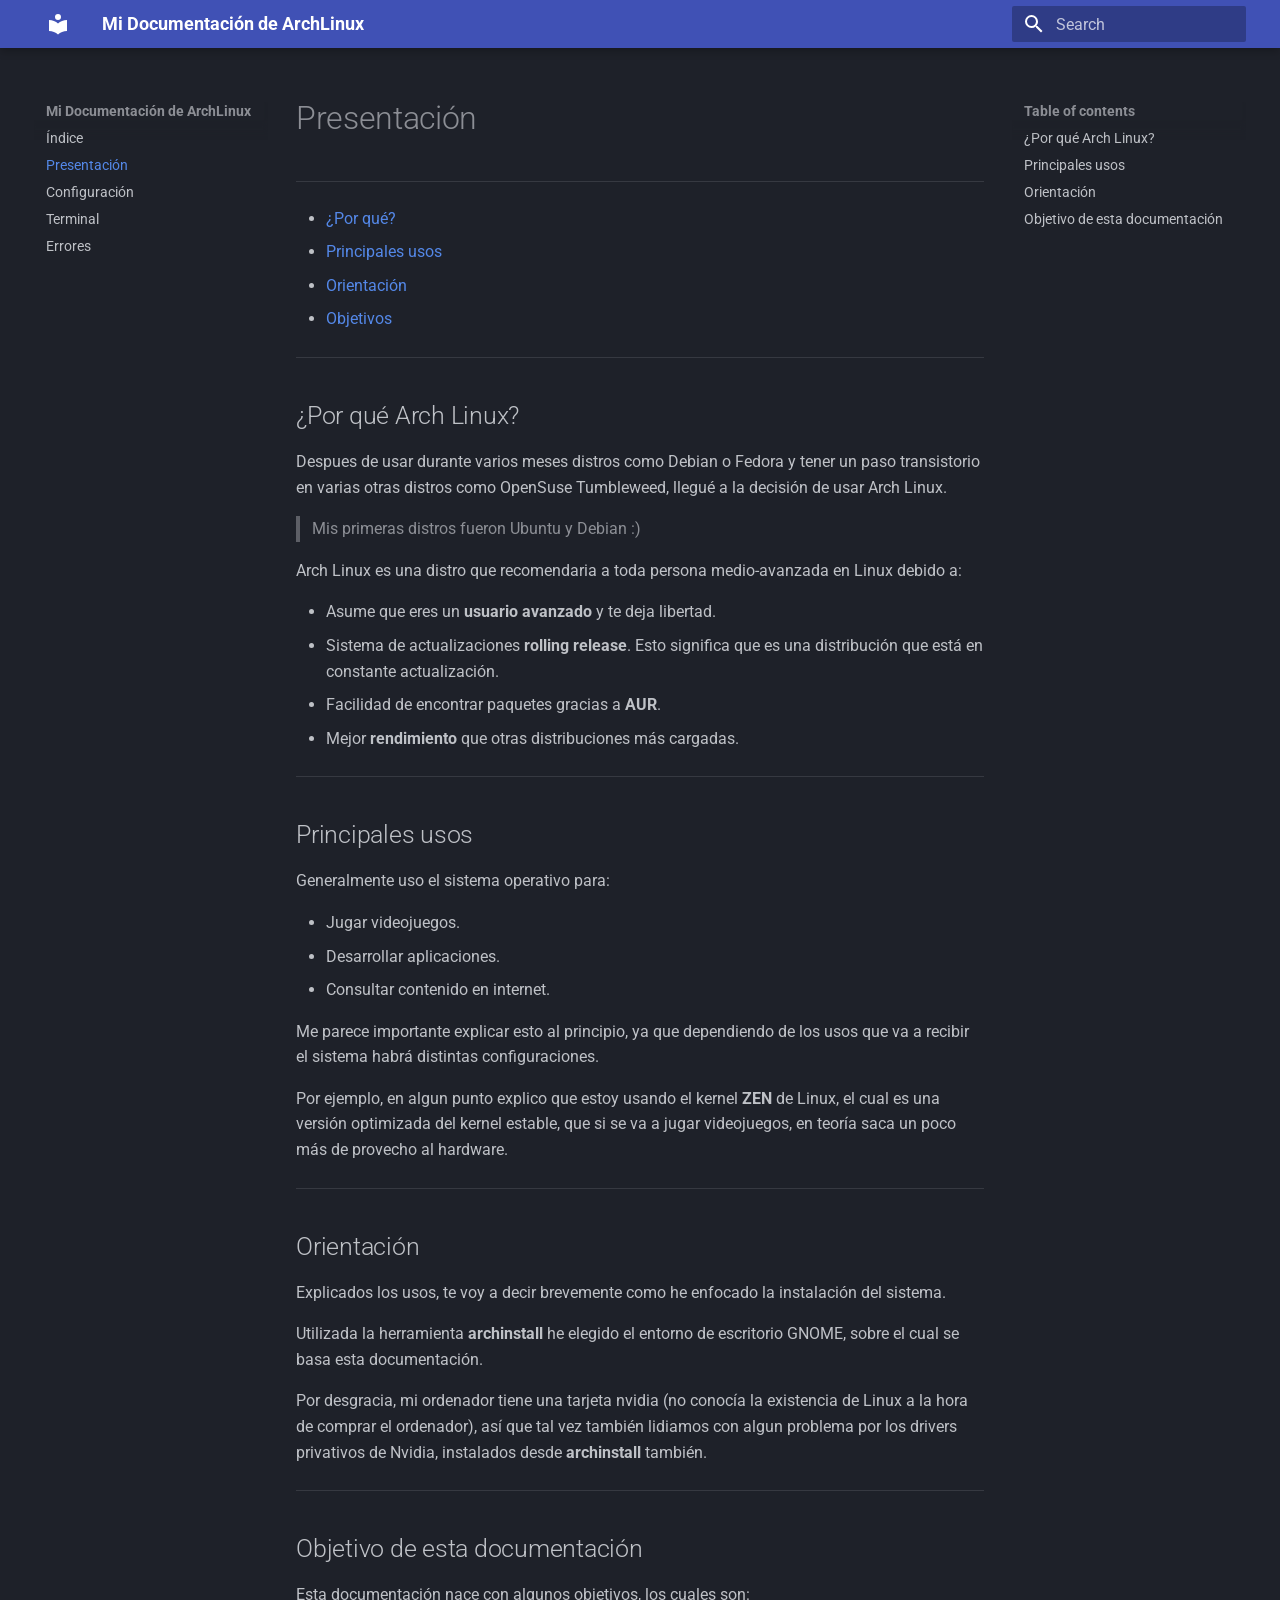
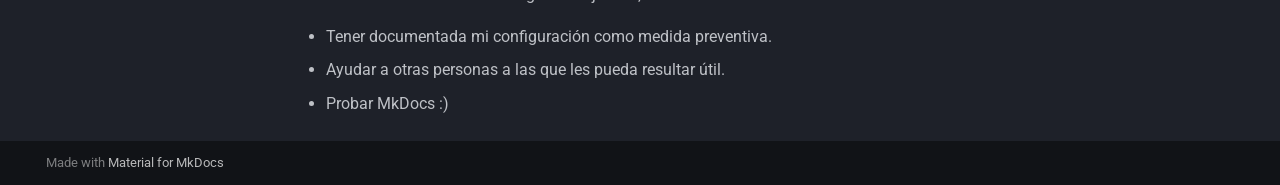
<file: presentacion/index.html>
<!doctype html>
<html lang="en" class="no-js">
  <head>
    
      <meta charset="utf-8">
      <meta name="viewport" content="width=device-width,initial-scale=1">
      
      
      
      
        <link rel="prev" href="..">
      
      
        <link rel="next" href="../configuracion/">
      
      
        
      
      
      <link rel="icon" href="../assets/images/favicon.png">
      <meta name="generator" content="mkdocs-1.6.1, mkdocs-material-9.7.6">
    
    
      
        <title>Presentación - Mi Documentación de ArchLinux</title>
      
    
    
      <link rel="stylesheet" href="../assets/stylesheets/main.484c7ddc.min.css">
      
        
        <link rel="stylesheet" href="../assets/stylesheets/palette.ab4e12ef.min.css">
      
      


    
    
      
    
    
      
        
        
        <link rel="preconnect" href="https://fonts.gstatic.com" crossorigin>
        <link rel="stylesheet" href="https://fonts.googleapis.com/css?family=Roboto:300,300i,400,400i,700,700i%7CRoboto+Mono:400,400i,700,700i&display=fallback">
        <style>:root{--md-text-font:"Roboto";--md-code-font:"Roboto Mono"}</style>
      
    
    
    <script>__md_scope=new URL("..",location),__md_hash=e=>[...e].reduce(((e,_)=>(e<<5)-e+_.charCodeAt(0)),0),__md_get=(e,_=localStorage,t=__md_scope)=>JSON.parse(_.getItem(t.pathname+"."+e)),__md_set=(e,_,t=localStorage,a=__md_scope)=>{try{t.setItem(a.pathname+"."+e,JSON.stringify(_))}catch(e){}}</script>
    
      

    
    
  </head>
  
  
    
    
      
    
    
    
    
    <body dir="ltr" data-md-color-scheme="slate" data-md-color-primary="indigo" data-md-color-accent="indigo">
  
    
    <input class="md-toggle" data-md-toggle="drawer" type="checkbox" id="__drawer" autocomplete="off">
    <input class="md-toggle" data-md-toggle="search" type="checkbox" id="__search" autocomplete="off">
    <label class="md-overlay" for="__drawer"></label>
    <div data-md-component="skip">
      
        
        <a href="#presentacion" class="md-skip">
          Skip to content
        </a>
      
    </div>
    <div data-md-component="announce">
      
    </div>
    
    
      

  

<header class="md-header md-header--shadow" data-md-component="header">
  <nav class="md-header__inner md-grid" aria-label="Header">
    <a href=".." title="Mi Documentación de ArchLinux" class="md-header__button md-logo" aria-label="Mi Documentación de ArchLinux" data-md-component="logo">
      
  
  <svg xmlns="http://www.w3.org/2000/svg" viewBox="0 0 24 24"><path d="M12 8a3 3 0 0 0 3-3 3 3 0 0 0-3-3 3 3 0 0 0-3 3 3 3 0 0 0 3 3m0 3.54C9.64 9.35 6.5 8 3 8v11c3.5 0 6.64 1.35 9 3.54 2.36-2.19 5.5-3.54 9-3.54V8c-3.5 0-6.64 1.35-9 3.54"/></svg>

    </a>
    <label class="md-header__button md-icon" for="__drawer">
      
      <svg xmlns="http://www.w3.org/2000/svg" viewBox="0 0 24 24"><path d="M3 6h18v2H3zm0 5h18v2H3zm0 5h18v2H3z"/></svg>
    </label>
    <div class="md-header__title" data-md-component="header-title">
      <div class="md-header__ellipsis">
        <div class="md-header__topic">
          <span class="md-ellipsis">
            Mi Documentación de ArchLinux
          </span>
        </div>
        <div class="md-header__topic" data-md-component="header-topic">
          <span class="md-ellipsis">
            
              Presentación
            
          </span>
        </div>
      </div>
    </div>
    
      
        <form class="md-header__option" data-md-component="palette">
  
    
    
    
    <input class="md-option" data-md-color-media="" data-md-color-scheme="slate" data-md-color-primary="indigo" data-md-color-accent="indigo"  aria-hidden="true"  type="radio" name="__palette" id="__palette_0">
    
  
</form>
      
    
    
      <script>var palette=__md_get("__palette");if(palette&&palette.color){if("(prefers-color-scheme)"===palette.color.media){var media=matchMedia("(prefers-color-scheme: light)"),input=document.querySelector(media.matches?"[data-md-color-media='(prefers-color-scheme: light)']":"[data-md-color-media='(prefers-color-scheme: dark)']");palette.color.media=input.getAttribute("data-md-color-media"),palette.color.scheme=input.getAttribute("data-md-color-scheme"),palette.color.primary=input.getAttribute("data-md-color-primary"),palette.color.accent=input.getAttribute("data-md-color-accent")}for(var[key,value]of Object.entries(palette.color))document.body.setAttribute("data-md-color-"+key,value)}</script>
    
    
    
      
      
        <label class="md-header__button md-icon" for="__search">
          
          <svg xmlns="http://www.w3.org/2000/svg" viewBox="0 0 24 24"><path d="M9.5 3A6.5 6.5 0 0 1 16 9.5c0 1.61-.59 3.09-1.56 4.23l.27.27h.79l5 5-1.5 1.5-5-5v-.79l-.27-.27A6.52 6.52 0 0 1 9.5 16 6.5 6.5 0 0 1 3 9.5 6.5 6.5 0 0 1 9.5 3m0 2C7 5 5 7 5 9.5S7 14 9.5 14 14 12 14 9.5 12 5 9.5 5"/></svg>
        </label>
        <div class="md-search" data-md-component="search" role="dialog">
  <label class="md-search__overlay" for="__search"></label>
  <div class="md-search__inner" role="search">
    <form class="md-search__form" name="search">
      <input type="text" class="md-search__input" name="query" aria-label="Search" placeholder="Search" autocapitalize="off" autocorrect="off" autocomplete="off" spellcheck="false" data-md-component="search-query" required>
      <label class="md-search__icon md-icon" for="__search">
        
        <svg xmlns="http://www.w3.org/2000/svg" viewBox="0 0 24 24"><path d="M9.5 3A6.5 6.5 0 0 1 16 9.5c0 1.61-.59 3.09-1.56 4.23l.27.27h.79l5 5-1.5 1.5-5-5v-.79l-.27-.27A6.52 6.52 0 0 1 9.5 16 6.5 6.5 0 0 1 3 9.5 6.5 6.5 0 0 1 9.5 3m0 2C7 5 5 7 5 9.5S7 14 9.5 14 14 12 14 9.5 12 5 9.5 5"/></svg>
        
        <svg xmlns="http://www.w3.org/2000/svg" viewBox="0 0 24 24"><path d="M20 11v2H8l5.5 5.5-1.42 1.42L4.16 12l7.92-7.92L13.5 5.5 8 11z"/></svg>
      </label>
      <nav class="md-search__options" aria-label="Search">
        
        <button type="reset" class="md-search__icon md-icon" title="Clear" aria-label="Clear" tabindex="-1">
          
          <svg xmlns="http://www.w3.org/2000/svg" viewBox="0 0 24 24"><path d="M19 6.41 17.59 5 12 10.59 6.41 5 5 6.41 10.59 12 5 17.59 6.41 19 12 13.41 17.59 19 19 17.59 13.41 12z"/></svg>
        </button>
      </nav>
      
    </form>
    <div class="md-search__output">
      <div class="md-search__scrollwrap" tabindex="0" data-md-scrollfix>
        <div class="md-search-result" data-md-component="search-result">
          <div class="md-search-result__meta">
            Initializing search
          </div>
          <ol class="md-search-result__list" role="presentation"></ol>
        </div>
      </div>
    </div>
  </div>
</div>
      
    
    
  </nav>
  
</header>
    
    <div class="md-container" data-md-component="container">
      
      
        
          
        
      
      <main class="md-main" data-md-component="main">
        <div class="md-main__inner md-grid">
          
            
              
              <div class="md-sidebar md-sidebar--primary" data-md-component="sidebar" data-md-type="navigation" >
                <div class="md-sidebar__scrollwrap">
                  <div class="md-sidebar__inner">
                    



<nav class="md-nav md-nav--primary" aria-label="Navigation" data-md-level="0">
  <label class="md-nav__title" for="__drawer">
    <a href=".." title="Mi Documentación de ArchLinux" class="md-nav__button md-logo" aria-label="Mi Documentación de ArchLinux" data-md-component="logo">
      
  
  <svg xmlns="http://www.w3.org/2000/svg" viewBox="0 0 24 24"><path d="M12 8a3 3 0 0 0 3-3 3 3 0 0 0-3-3 3 3 0 0 0-3 3 3 3 0 0 0 3 3m0 3.54C9.64 9.35 6.5 8 3 8v11c3.5 0 6.64 1.35 9 3.54 2.36-2.19 5.5-3.54 9-3.54V8c-3.5 0-6.64 1.35-9 3.54"/></svg>

    </a>
    Mi Documentación de ArchLinux
  </label>
  
  <ul class="md-nav__list" data-md-scrollfix>
    
      
      
  
  
  
  
    <li class="md-nav__item">
      <a href=".." class="md-nav__link">
        
  
  
  <span class="md-ellipsis">
    
  
    Índice
  

    
  </span>
  
  

      </a>
    </li>
  

    
      
      
  
  
    
  
  
  
    <li class="md-nav__item md-nav__item--active">
      
      <input class="md-nav__toggle md-toggle" type="checkbox" id="__toc">
      
      
        
      
      
        <label class="md-nav__link md-nav__link--active" for="__toc">
          
  
  
  <span class="md-ellipsis">
    
  
    Presentación
  

    
  </span>
  
  

          <span class="md-nav__icon md-icon"></span>
        </label>
      
      <a href="./" class="md-nav__link md-nav__link--active">
        
  
  
  <span class="md-ellipsis">
    
  
    Presentación
  

    
  </span>
  
  

      </a>
      
        

<nav class="md-nav md-nav--secondary" aria-label="Table of contents">
  
  
  
    
  
  
    <label class="md-nav__title" for="__toc">
      <span class="md-nav__icon md-icon"></span>
      Table of contents
    </label>
    <ul class="md-nav__list" data-md-component="toc" data-md-scrollfix>
      
        <li class="md-nav__item">
  <a href="#por-que-arch-linux" class="md-nav__link">
    <span class="md-ellipsis">
      
        ¿Por qué Arch Linux?
      
    </span>
  </a>
  
</li>
      
        <li class="md-nav__item">
  <a href="#principales-usos" class="md-nav__link">
    <span class="md-ellipsis">
      
        Principales usos
      
    </span>
  </a>
  
</li>
      
        <li class="md-nav__item">
  <a href="#orientacion" class="md-nav__link">
    <span class="md-ellipsis">
      
        Orientación
      
    </span>
  </a>
  
</li>
      
        <li class="md-nav__item">
  <a href="#objetivo-de-esta-documentacion" class="md-nav__link">
    <span class="md-ellipsis">
      
        Objetivo de esta documentación
      
    </span>
  </a>
  
</li>
      
    </ul>
  
</nav>
      
    </li>
  

    
      
      
  
  
  
  
    <li class="md-nav__item">
      <a href="../configuracion/" class="md-nav__link">
        
  
  
  <span class="md-ellipsis">
    
  
    Configuración
  

    
  </span>
  
  

      </a>
    </li>
  

    
      
      
  
  
  
  
    <li class="md-nav__item">
      <a href="../terminal/" class="md-nav__link">
        
  
  
  <span class="md-ellipsis">
    
  
    Terminal
  

    
  </span>
  
  

      </a>
    </li>
  

    
      
      
  
  
  
  
    <li class="md-nav__item">
      <a href="../errores/" class="md-nav__link">
        
  
  
  <span class="md-ellipsis">
    
  
    Errores
  

    
  </span>
  
  

      </a>
    </li>
  

    
  </ul>
</nav>
                  </div>
                </div>
              </div>
            
            
              
              <div class="md-sidebar md-sidebar--secondary" data-md-component="sidebar" data-md-type="toc" >
                <div class="md-sidebar__scrollwrap">
                  <div class="md-sidebar__inner">
                    

<nav class="md-nav md-nav--secondary" aria-label="Table of contents">
  
  
  
    
  
  
    <label class="md-nav__title" for="__toc">
      <span class="md-nav__icon md-icon"></span>
      Table of contents
    </label>
    <ul class="md-nav__list" data-md-component="toc" data-md-scrollfix>
      
        <li class="md-nav__item">
  <a href="#por-que-arch-linux" class="md-nav__link">
    <span class="md-ellipsis">
      
        ¿Por qué Arch Linux?
      
    </span>
  </a>
  
</li>
      
        <li class="md-nav__item">
  <a href="#principales-usos" class="md-nav__link">
    <span class="md-ellipsis">
      
        Principales usos
      
    </span>
  </a>
  
</li>
      
        <li class="md-nav__item">
  <a href="#orientacion" class="md-nav__link">
    <span class="md-ellipsis">
      
        Orientación
      
    </span>
  </a>
  
</li>
      
        <li class="md-nav__item">
  <a href="#objetivo-de-esta-documentacion" class="md-nav__link">
    <span class="md-ellipsis">
      
        Objetivo de esta documentación
      
    </span>
  </a>
  
</li>
      
    </ul>
  
</nav>
                  </div>
                </div>
              </div>
            
          
          
            <div class="md-content" data-md-component="content">
              
              <article class="md-content__inner md-typeset">
                
                  



<h1 id="presentacion">Presentación</h1>
<hr />
<ul>
<li><a href="#por-qué-arch-linux">¿Por qué?</a></li>
<li><a href="#principales-usos">Principales usos</a></li>
<li><a href="#orientación">Orientación</a></li>
<li><a href="#objetivo-de-esta-documentación">Objetivos</a></li>
</ul>
<hr />
<h2 id="por-que-arch-linux">¿Por qué Arch Linux?</h2>
<p>Despues de usar durante varios meses distros como Debian o Fedora y tener un paso transistorio en varias otras distros como OpenSuse Tumbleweed, llegué a la decisión de usar Arch Linux.</p>
<blockquote>
<p>Mis primeras distros fueron Ubuntu y Debian :)</p>
</blockquote>
<p>Arch Linux es una distro que recomendaria a toda persona medio-avanzada en Linux debido a:</p>
<ul>
<li>Asume que eres un <strong>usuario avanzado</strong> y te deja libertad.</li>
<li>Sistema de actualizaciones <strong>rolling release</strong>. Esto significa que es una distribución que está en constante actualización. </li>
<li>Facilidad de encontrar paquetes gracias a <strong>AUR</strong>.</li>
<li>Mejor <strong>rendimiento</strong> que otras distribuciones más cargadas.</li>
</ul>
<hr />
<h2 id="principales-usos">Principales usos</h2>
<p>Generalmente uso el sistema operativo para:</p>
<ul>
<li>Jugar videojuegos.</li>
<li>Desarrollar aplicaciones.</li>
<li>Consultar contenido en internet.</li>
</ul>
<p>Me parece importante explicar esto al principio, ya que dependiendo de los usos que va a recibir el sistema habrá distintas configuraciones.</p>
<p>Por ejemplo, en algun punto explico que estoy usando el kernel <strong>ZEN</strong> de Linux, el cual es una versión optimizada del kernel estable, que si se va a jugar videojuegos, en teoría saca un poco más de provecho al hardware.</p>
<hr />
<h2 id="orientacion">Orientación</h2>
<p>Explicados los usos, te voy a decir brevemente como he enfocado la instalación del sistema.</p>
<p>Utilizada la herramienta <strong>archinstall</strong> he elegido el entorno de escritorio GNOME, sobre el cual se basa esta documentación.</p>
<p>Por desgracia, mi ordenador tiene una tarjeta nvidia (no conocía la existencia de Linux a la hora de comprar el ordenador), así que tal vez también lidiamos con algun problema por los drivers privativos de Nvidia, instalados desde <strong>archinstall</strong> también.</p>
<hr />
<h2 id="objetivo-de-esta-documentacion">Objetivo de esta documentación</h2>
<p>Esta documentación nace con algunos objetivos, los cuales son:</p>
<ul>
<li>Tener documentada mi configuración como medida preventiva.</li>
<li>Ayudar a otras personas a las que les pueda resultar útil.</li>
<li>Probar MkDocs :)</li>
</ul>












                
              </article>
            </div>
          
          
<script>var target=document.getElementById(location.hash.slice(1));target&&target.name&&(target.checked=target.name.startsWith("__tabbed_"))</script>
        </div>
        
          <button type="button" class="md-top md-icon" data-md-component="top" hidden>
  
  <svg xmlns="http://www.w3.org/2000/svg" viewBox="0 0 24 24"><path d="M13 20h-2V8l-5.5 5.5-1.42-1.42L12 4.16l7.92 7.92-1.42 1.42L13 8z"/></svg>
  Back to top
</button>
        
      </main>
      
        <footer class="md-footer">
  
  <div class="md-footer-meta md-typeset">
    <div class="md-footer-meta__inner md-grid">
      <div class="md-copyright">
  
  
    Made with
    <a href="https://squidfunk.github.io/mkdocs-material/" target="_blank" rel="noopener">
      Material for MkDocs
    </a>
  
</div>
      
    </div>
  </div>
</footer>
      
    </div>
    <div class="md-dialog" data-md-component="dialog">
      <div class="md-dialog__inner md-typeset"></div>
    </div>
    
    
    
      
      
      <script id="__config" type="application/json">{"annotate": null, "base": "..", "features": ["navigation.top"], "search": "../assets/javascripts/workers/search.2c215733.min.js", "tags": null, "translations": {"clipboard.copied": "Copied to clipboard", "clipboard.copy": "Copy to clipboard", "search.result.more.one": "1 more on this page", "search.result.more.other": "# more on this page", "search.result.none": "No matching documents", "search.result.one": "1 matching document", "search.result.other": "# matching documents", "search.result.placeholder": "Type to start searching", "search.result.term.missing": "Missing", "select.version": "Select version"}, "version": null}</script>
    
    
      <script src="../assets/javascripts/bundle.79ae519e.min.js"></script>
      
    
  </body>
</html>
</file>
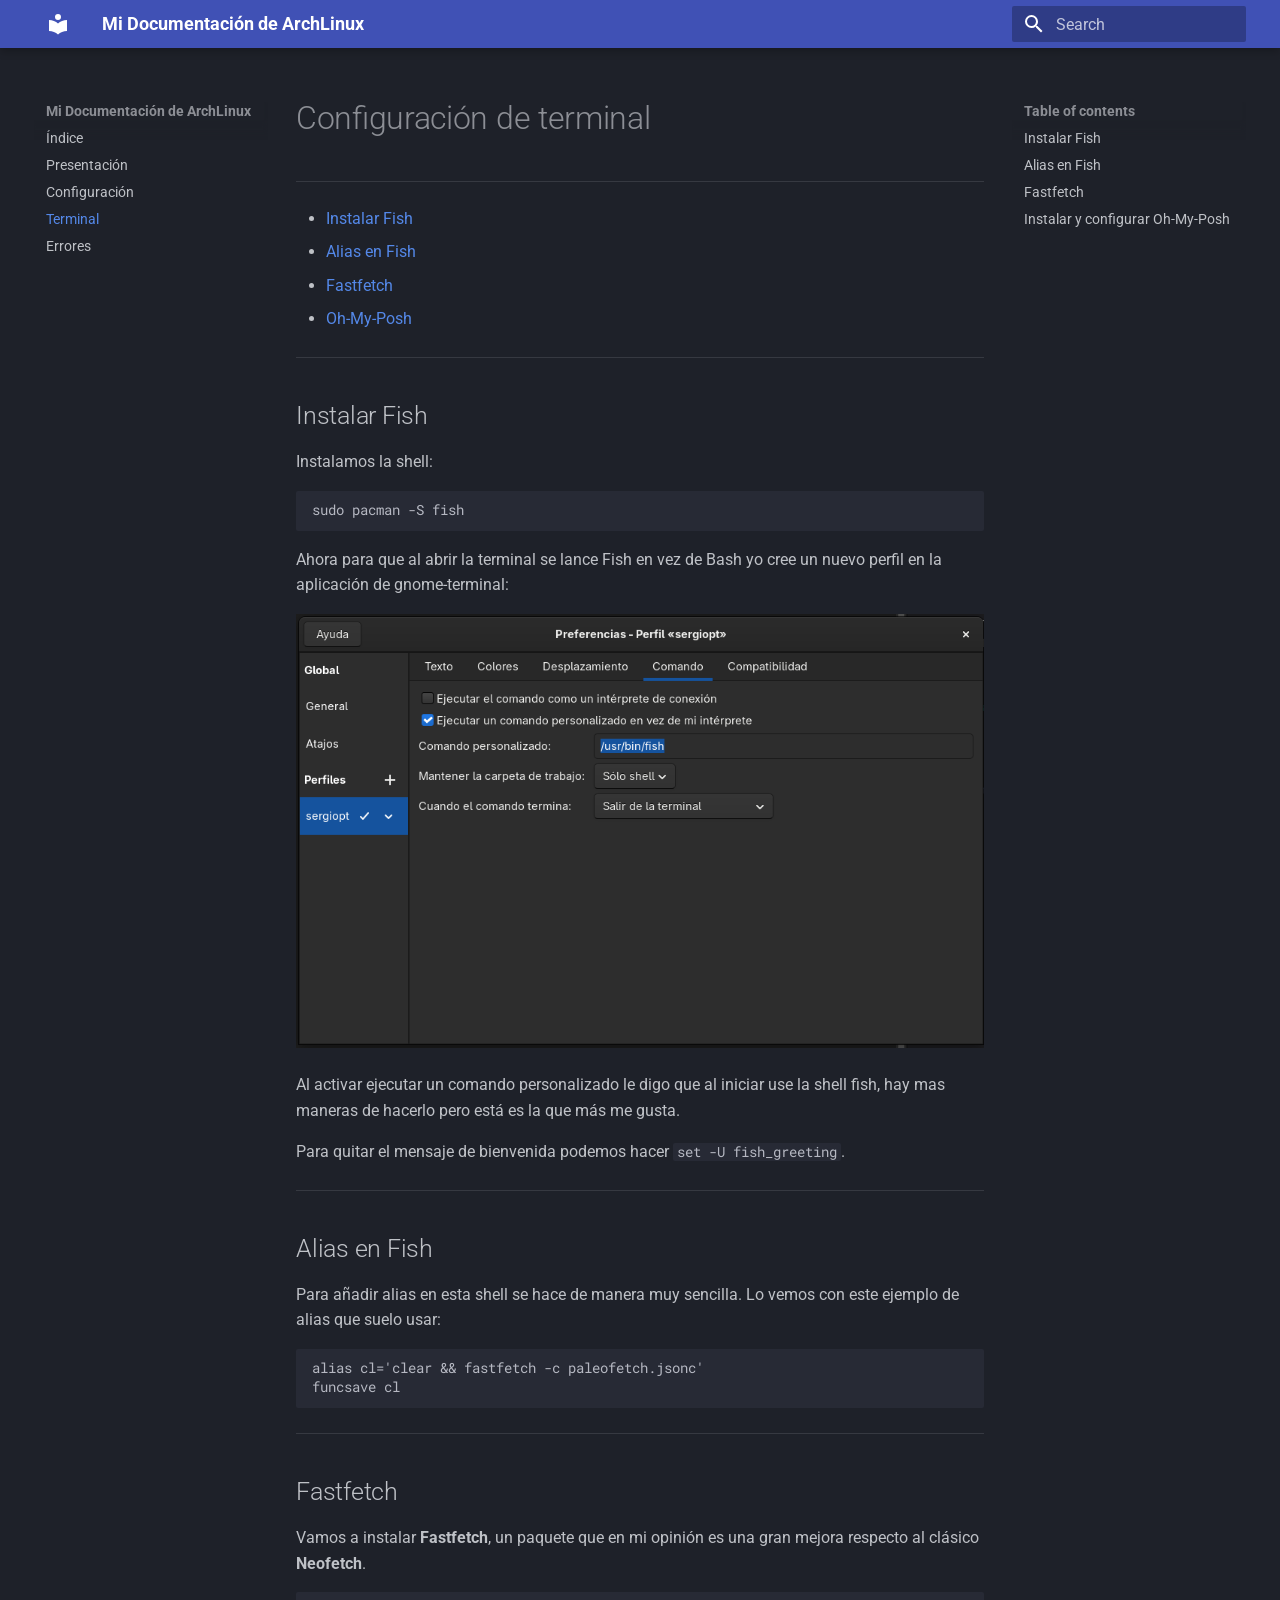
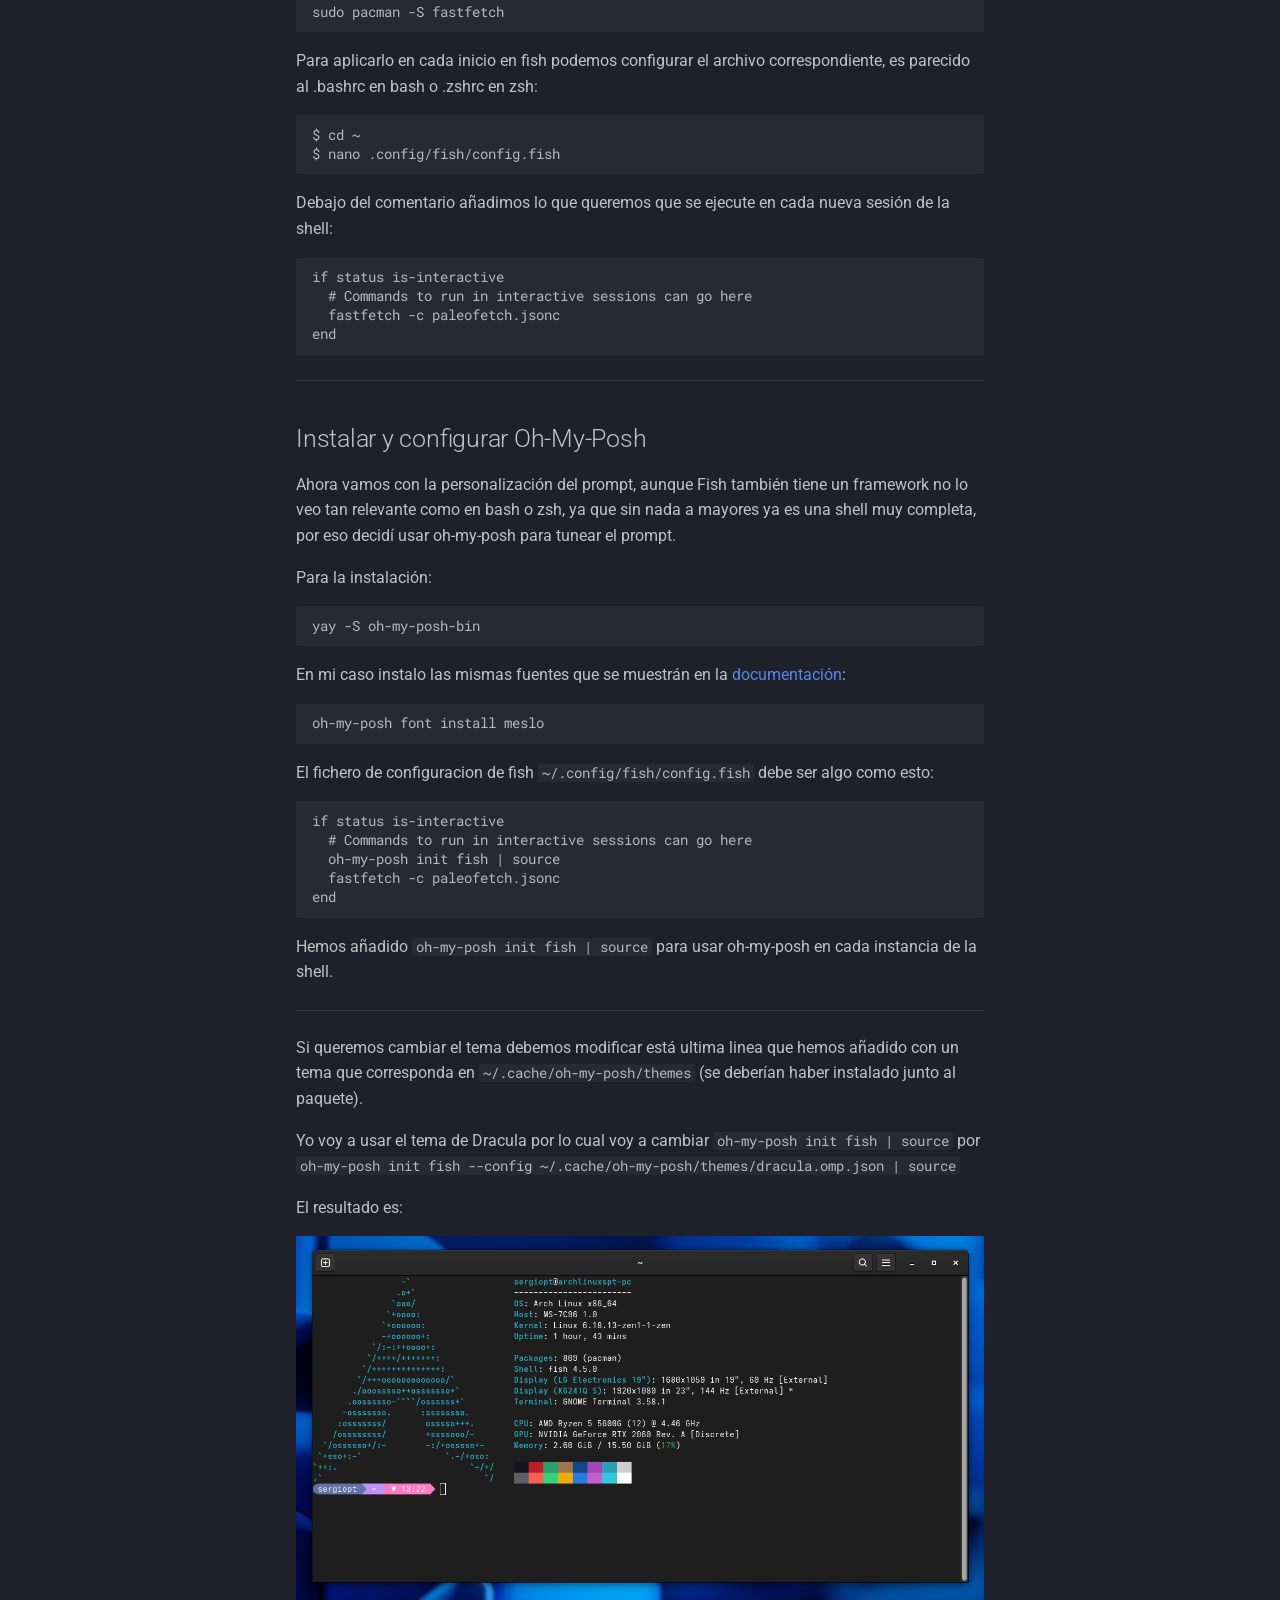
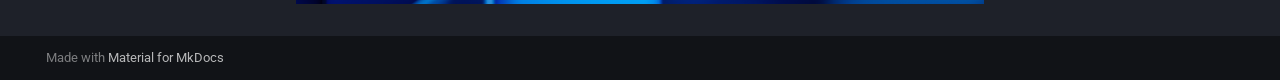
<file: terminal/index.html>
<!doctype html>
<html lang="en" class="no-js">
  <head>
    
      <meta charset="utf-8">
      <meta name="viewport" content="width=device-width,initial-scale=1">
      
      
      
      
        <link rel="prev" href="../configuracion/">
      
      
        <link rel="next" href="../errores/">
      
      
        
      
      
      <link rel="icon" href="../assets/images/favicon.png">
      <meta name="generator" content="mkdocs-1.6.1, mkdocs-material-9.7.6">
    
    
      
        <title>Terminal - Mi Documentación de ArchLinux</title>
      
    
    
      <link rel="stylesheet" href="../assets/stylesheets/main.484c7ddc.min.css">
      
        
        <link rel="stylesheet" href="../assets/stylesheets/palette.ab4e12ef.min.css">
      
      


    
    
      
    
    
      
        
        
        <link rel="preconnect" href="https://fonts.gstatic.com" crossorigin>
        <link rel="stylesheet" href="https://fonts.googleapis.com/css?family=Roboto:300,300i,400,400i,700,700i%7CRoboto+Mono:400,400i,700,700i&display=fallback">
        <style>:root{--md-text-font:"Roboto";--md-code-font:"Roboto Mono"}</style>
      
    
    
    <script>__md_scope=new URL("..",location),__md_hash=e=>[...e].reduce(((e,_)=>(e<<5)-e+_.charCodeAt(0)),0),__md_get=(e,_=localStorage,t=__md_scope)=>JSON.parse(_.getItem(t.pathname+"."+e)),__md_set=(e,_,t=localStorage,a=__md_scope)=>{try{t.setItem(a.pathname+"."+e,JSON.stringify(_))}catch(e){}}</script>
    
      

    
    
  </head>
  
  
    
    
      
    
    
    
    
    <body dir="ltr" data-md-color-scheme="slate" data-md-color-primary="indigo" data-md-color-accent="indigo">
  
    
    <input class="md-toggle" data-md-toggle="drawer" type="checkbox" id="__drawer" autocomplete="off">
    <input class="md-toggle" data-md-toggle="search" type="checkbox" id="__search" autocomplete="off">
    <label class="md-overlay" for="__drawer"></label>
    <div data-md-component="skip">
      
        
        <a href="#configuracion-de-terminal" class="md-skip">
          Skip to content
        </a>
      
    </div>
    <div data-md-component="announce">
      
    </div>
    
    
      

  

<header class="md-header md-header--shadow" data-md-component="header">
  <nav class="md-header__inner md-grid" aria-label="Header">
    <a href=".." title="Mi Documentación de ArchLinux" class="md-header__button md-logo" aria-label="Mi Documentación de ArchLinux" data-md-component="logo">
      
  
  <svg xmlns="http://www.w3.org/2000/svg" viewBox="0 0 24 24"><path d="M12 8a3 3 0 0 0 3-3 3 3 0 0 0-3-3 3 3 0 0 0-3 3 3 3 0 0 0 3 3m0 3.54C9.64 9.35 6.5 8 3 8v11c3.5 0 6.64 1.35 9 3.54 2.36-2.19 5.5-3.54 9-3.54V8c-3.5 0-6.64 1.35-9 3.54"/></svg>

    </a>
    <label class="md-header__button md-icon" for="__drawer">
      
      <svg xmlns="http://www.w3.org/2000/svg" viewBox="0 0 24 24"><path d="M3 6h18v2H3zm0 5h18v2H3zm0 5h18v2H3z"/></svg>
    </label>
    <div class="md-header__title" data-md-component="header-title">
      <div class="md-header__ellipsis">
        <div class="md-header__topic">
          <span class="md-ellipsis">
            Mi Documentación de ArchLinux
          </span>
        </div>
        <div class="md-header__topic" data-md-component="header-topic">
          <span class="md-ellipsis">
            
              Terminal
            
          </span>
        </div>
      </div>
    </div>
    
      
        <form class="md-header__option" data-md-component="palette">
  
    
    
    
    <input class="md-option" data-md-color-media="" data-md-color-scheme="slate" data-md-color-primary="indigo" data-md-color-accent="indigo"  aria-hidden="true"  type="radio" name="__palette" id="__palette_0">
    
  
</form>
      
    
    
      <script>var palette=__md_get("__palette");if(palette&&palette.color){if("(prefers-color-scheme)"===palette.color.media){var media=matchMedia("(prefers-color-scheme: light)"),input=document.querySelector(media.matches?"[data-md-color-media='(prefers-color-scheme: light)']":"[data-md-color-media='(prefers-color-scheme: dark)']");palette.color.media=input.getAttribute("data-md-color-media"),palette.color.scheme=input.getAttribute("data-md-color-scheme"),palette.color.primary=input.getAttribute("data-md-color-primary"),palette.color.accent=input.getAttribute("data-md-color-accent")}for(var[key,value]of Object.entries(palette.color))document.body.setAttribute("data-md-color-"+key,value)}</script>
    
    
    
      
      
        <label class="md-header__button md-icon" for="__search">
          
          <svg xmlns="http://www.w3.org/2000/svg" viewBox="0 0 24 24"><path d="M9.5 3A6.5 6.5 0 0 1 16 9.5c0 1.61-.59 3.09-1.56 4.23l.27.27h.79l5 5-1.5 1.5-5-5v-.79l-.27-.27A6.52 6.52 0 0 1 9.5 16 6.5 6.5 0 0 1 3 9.5 6.5 6.5 0 0 1 9.5 3m0 2C7 5 5 7 5 9.5S7 14 9.5 14 14 12 14 9.5 12 5 9.5 5"/></svg>
        </label>
        <div class="md-search" data-md-component="search" role="dialog">
  <label class="md-search__overlay" for="__search"></label>
  <div class="md-search__inner" role="search">
    <form class="md-search__form" name="search">
      <input type="text" class="md-search__input" name="query" aria-label="Search" placeholder="Search" autocapitalize="off" autocorrect="off" autocomplete="off" spellcheck="false" data-md-component="search-query" required>
      <label class="md-search__icon md-icon" for="__search">
        
        <svg xmlns="http://www.w3.org/2000/svg" viewBox="0 0 24 24"><path d="M9.5 3A6.5 6.5 0 0 1 16 9.5c0 1.61-.59 3.09-1.56 4.23l.27.27h.79l5 5-1.5 1.5-5-5v-.79l-.27-.27A6.52 6.52 0 0 1 9.5 16 6.5 6.5 0 0 1 3 9.5 6.5 6.5 0 0 1 9.5 3m0 2C7 5 5 7 5 9.5S7 14 9.5 14 14 12 14 9.5 12 5 9.5 5"/></svg>
        
        <svg xmlns="http://www.w3.org/2000/svg" viewBox="0 0 24 24"><path d="M20 11v2H8l5.5 5.5-1.42 1.42L4.16 12l7.92-7.92L13.5 5.5 8 11z"/></svg>
      </label>
      <nav class="md-search__options" aria-label="Search">
        
        <button type="reset" class="md-search__icon md-icon" title="Clear" aria-label="Clear" tabindex="-1">
          
          <svg xmlns="http://www.w3.org/2000/svg" viewBox="0 0 24 24"><path d="M19 6.41 17.59 5 12 10.59 6.41 5 5 6.41 10.59 12 5 17.59 6.41 19 12 13.41 17.59 19 19 17.59 13.41 12z"/></svg>
        </button>
      </nav>
      
    </form>
    <div class="md-search__output">
      <div class="md-search__scrollwrap" tabindex="0" data-md-scrollfix>
        <div class="md-search-result" data-md-component="search-result">
          <div class="md-search-result__meta">
            Initializing search
          </div>
          <ol class="md-search-result__list" role="presentation"></ol>
        </div>
      </div>
    </div>
  </div>
</div>
      
    
    
  </nav>
  
</header>
    
    <div class="md-container" data-md-component="container">
      
      
        
          
        
      
      <main class="md-main" data-md-component="main">
        <div class="md-main__inner md-grid">
          
            
              
              <div class="md-sidebar md-sidebar--primary" data-md-component="sidebar" data-md-type="navigation" >
                <div class="md-sidebar__scrollwrap">
                  <div class="md-sidebar__inner">
                    



<nav class="md-nav md-nav--primary" aria-label="Navigation" data-md-level="0">
  <label class="md-nav__title" for="__drawer">
    <a href=".." title="Mi Documentación de ArchLinux" class="md-nav__button md-logo" aria-label="Mi Documentación de ArchLinux" data-md-component="logo">
      
  
  <svg xmlns="http://www.w3.org/2000/svg" viewBox="0 0 24 24"><path d="M12 8a3 3 0 0 0 3-3 3 3 0 0 0-3-3 3 3 0 0 0-3 3 3 3 0 0 0 3 3m0 3.54C9.64 9.35 6.5 8 3 8v11c3.5 0 6.64 1.35 9 3.54 2.36-2.19 5.5-3.54 9-3.54V8c-3.5 0-6.64 1.35-9 3.54"/></svg>

    </a>
    Mi Documentación de ArchLinux
  </label>
  
  <ul class="md-nav__list" data-md-scrollfix>
    
      
      
  
  
  
  
    <li class="md-nav__item">
      <a href=".." class="md-nav__link">
        
  
  
  <span class="md-ellipsis">
    
  
    Índice
  

    
  </span>
  
  

      </a>
    </li>
  

    
      
      
  
  
  
  
    <li class="md-nav__item">
      <a href="../presentacion/" class="md-nav__link">
        
  
  
  <span class="md-ellipsis">
    
  
    Presentación
  

    
  </span>
  
  

      </a>
    </li>
  

    
      
      
  
  
  
  
    <li class="md-nav__item">
      <a href="../configuracion/" class="md-nav__link">
        
  
  
  <span class="md-ellipsis">
    
  
    Configuración
  

    
  </span>
  
  

      </a>
    </li>
  

    
      
      
  
  
    
  
  
  
    <li class="md-nav__item md-nav__item--active">
      
      <input class="md-nav__toggle md-toggle" type="checkbox" id="__toc">
      
      
        
      
      
        <label class="md-nav__link md-nav__link--active" for="__toc">
          
  
  
  <span class="md-ellipsis">
    
  
    Terminal
  

    
  </span>
  
  

          <span class="md-nav__icon md-icon"></span>
        </label>
      
      <a href="./" class="md-nav__link md-nav__link--active">
        
  
  
  <span class="md-ellipsis">
    
  
    Terminal
  

    
  </span>
  
  

      </a>
      
        

<nav class="md-nav md-nav--secondary" aria-label="Table of contents">
  
  
  
    
  
  
    <label class="md-nav__title" for="__toc">
      <span class="md-nav__icon md-icon"></span>
      Table of contents
    </label>
    <ul class="md-nav__list" data-md-component="toc" data-md-scrollfix>
      
        <li class="md-nav__item">
  <a href="#instalar-fish" class="md-nav__link">
    <span class="md-ellipsis">
      
        Instalar Fish
      
    </span>
  </a>
  
</li>
      
        <li class="md-nav__item">
  <a href="#alias-en-fish" class="md-nav__link">
    <span class="md-ellipsis">
      
        Alias en Fish
      
    </span>
  </a>
  
</li>
      
        <li class="md-nav__item">
  <a href="#fastfetch" class="md-nav__link">
    <span class="md-ellipsis">
      
        Fastfetch
      
    </span>
  </a>
  
</li>
      
        <li class="md-nav__item">
  <a href="#instalar-y-configurar-oh-my-posh" class="md-nav__link">
    <span class="md-ellipsis">
      
        Instalar y configurar Oh-My-Posh
      
    </span>
  </a>
  
</li>
      
    </ul>
  
</nav>
      
    </li>
  

    
      
      
  
  
  
  
    <li class="md-nav__item">
      <a href="../errores/" class="md-nav__link">
        
  
  
  <span class="md-ellipsis">
    
  
    Errores
  

    
  </span>
  
  

      </a>
    </li>
  

    
  </ul>
</nav>
                  </div>
                </div>
              </div>
            
            
              
              <div class="md-sidebar md-sidebar--secondary" data-md-component="sidebar" data-md-type="toc" >
                <div class="md-sidebar__scrollwrap">
                  <div class="md-sidebar__inner">
                    

<nav class="md-nav md-nav--secondary" aria-label="Table of contents">
  
  
  
    
  
  
    <label class="md-nav__title" for="__toc">
      <span class="md-nav__icon md-icon"></span>
      Table of contents
    </label>
    <ul class="md-nav__list" data-md-component="toc" data-md-scrollfix>
      
        <li class="md-nav__item">
  <a href="#instalar-fish" class="md-nav__link">
    <span class="md-ellipsis">
      
        Instalar Fish
      
    </span>
  </a>
  
</li>
      
        <li class="md-nav__item">
  <a href="#alias-en-fish" class="md-nav__link">
    <span class="md-ellipsis">
      
        Alias en Fish
      
    </span>
  </a>
  
</li>
      
        <li class="md-nav__item">
  <a href="#fastfetch" class="md-nav__link">
    <span class="md-ellipsis">
      
        Fastfetch
      
    </span>
  </a>
  
</li>
      
        <li class="md-nav__item">
  <a href="#instalar-y-configurar-oh-my-posh" class="md-nav__link">
    <span class="md-ellipsis">
      
        Instalar y configurar Oh-My-Posh
      
    </span>
  </a>
  
</li>
      
    </ul>
  
</nav>
                  </div>
                </div>
              </div>
            
          
          
            <div class="md-content" data-md-component="content">
              
              <article class="md-content__inner md-typeset">
                
                  



<h1 id="configuracion-de-terminal">Configuración de terminal</h1>
<hr />
<ul>
<li><a href="#instalar-fish">Instalar Fish</a></li>
<li><a href="#alias-en-fish">Alias en Fish</a></li>
<li><a href="#fastfetch">Fastfetch</a></li>
<li><a href="#instalar-y-configurar-oh-my-posh">Oh-My-Posh</a></li>
</ul>
<hr />
<h2 id="instalar-fish">Instalar Fish</h2>
<p>Instalamos la shell:</p>
<pre><code class="language-bash">sudo pacman -S fish
</code></pre>
<p>Ahora para que al abrir la terminal se lance Fish en vez de Bash yo cree un nuevo perfil en la aplicación de gnome-terminal:</p>
<p><img alt="Perfil de gnome-terminal" src="../images/perfil-terminal.png" /></p>
<p>Al activar ejecutar un comando personalizado le digo que al iniciar use la shell fish, hay mas maneras de hacerlo pero está es la que más me gusta.</p>
<p>Para quitar el mensaje de bienvenida podemos hacer <code>set -U fish_greeting</code>.</p>
<hr />
<h2 id="alias-en-fish">Alias en Fish</h2>
<p>Para añadir alias en esta shell se hace de manera muy sencilla. Lo vemos con este ejemplo de alias que suelo usar:</p>
<pre><code class="language-fish">alias cl='clear &amp;&amp; fastfetch -c paleofetch.jsonc'
funcsave cl
</code></pre>
<hr />
<h2 id="fastfetch">Fastfetch</h2>
<p>Vamos a instalar <strong>Fastfetch</strong>, un paquete que en mi opinión es una gran mejora respecto al clásico <strong>Neofetch</strong>.</p>
<pre><code class="language-bash">sudo pacman -S fastfetch
</code></pre>
<p>Para aplicarlo en cada inicio en fish podemos configurar el archivo correspondiente, es parecido al .bashrc en bash o .zshrc en zsh:</p>
<pre><code class="language-bash">$ cd ~
$ nano .config/fish/config.fish
</code></pre>
<p>Debajo del comentario añadimos lo que queremos que se ejecute en cada nueva sesión de la shell:</p>
<pre><code class="language-fish">if status is-interactive
  # Commands to run in interactive sessions can go here
  fastfetch -c paleofetch.jsonc
end
</code></pre>
<hr />
<h2 id="instalar-y-configurar-oh-my-posh">Instalar y configurar Oh-My-Posh</h2>
<p>Ahora vamos con la personalización del prompt, aunque Fish también tiene un framework no lo veo tan relevante como en bash o zsh, ya que sin nada a mayores ya es una shell muy completa, por eso decidí usar oh-my-posh para tunear el prompt.</p>
<p>Para la instalación:</p>
<pre><code class="language-bash">yay -S oh-my-posh-bin
</code></pre>
<p>En mi caso instalo las mismas fuentes que se muestrán en la <a href="https://ohmyposh.dev/docs/installation/fonts">documentación</a>:</p>
<pre><code class="language-bash">oh-my-posh font install meslo
</code></pre>
<p>El fichero de configuracion de fish <code>~/.config/fish/config.fish</code> debe ser algo como esto:</p>
<pre><code class="language-fish">if status is-interactive
  # Commands to run in interactive sessions can go here
  oh-my-posh init fish | source
  fastfetch -c paleofetch.jsonc
end
</code></pre>
<p>Hemos añadido <code>oh-my-posh init fish | source</code> para usar oh-my-posh en cada instancia de la shell.</p>
<hr />
<p>Si queremos cambiar el tema debemos modificar está ultima linea que hemos añadido con un tema que corresponda en <code>~/.cache/oh-my-posh/themes</code> (se deberían haber instalado junto al paquete).</p>
<p>Yo voy a usar el tema de Dracula por lo cual voy a cambiar <code>oh-my-posh init fish | source</code> por <code>oh-my-posh init fish --config ~/.cache/oh-my-posh/themes/dracula.omp.json | source</code></p>
<p>El resultado es:</p>
<p><img alt="Terminal" src="../images/terminal.png" /></p>












                
              </article>
            </div>
          
          
<script>var target=document.getElementById(location.hash.slice(1));target&&target.name&&(target.checked=target.name.startsWith("__tabbed_"))</script>
        </div>
        
          <button type="button" class="md-top md-icon" data-md-component="top" hidden>
  
  <svg xmlns="http://www.w3.org/2000/svg" viewBox="0 0 24 24"><path d="M13 20h-2V8l-5.5 5.5-1.42-1.42L12 4.16l7.92 7.92-1.42 1.42L13 8z"/></svg>
  Back to top
</button>
        
      </main>
      
        <footer class="md-footer">
  
  <div class="md-footer-meta md-typeset">
    <div class="md-footer-meta__inner md-grid">
      <div class="md-copyright">
  
  
    Made with
    <a href="https://squidfunk.github.io/mkdocs-material/" target="_blank" rel="noopener">
      Material for MkDocs
    </a>
  
</div>
      
    </div>
  </div>
</footer>
      
    </div>
    <div class="md-dialog" data-md-component="dialog">
      <div class="md-dialog__inner md-typeset"></div>
    </div>
    
    
    
      
      
      <script id="__config" type="application/json">{"annotate": null, "base": "..", "features": ["navigation.top"], "search": "../assets/javascripts/workers/search.2c215733.min.js", "tags": null, "translations": {"clipboard.copied": "Copied to clipboard", "clipboard.copy": "Copy to clipboard", "search.result.more.one": "1 more on this page", "search.result.more.other": "# more on this page", "search.result.none": "No matching documents", "search.result.one": "1 matching document", "search.result.other": "# matching documents", "search.result.placeholder": "Type to start searching", "search.result.term.missing": "Missing", "select.version": "Select version"}, "version": null}</script>
    
    
      <script src="../assets/javascripts/bundle.79ae519e.min.js"></script>
      
    
  </body>
</html>
</file>
<file: assets/stylesheets/main.484c7ddc.min.css>
@charset "UTF-8";html{-webkit-text-size-adjust:none;-moz-text-size-adjust:none;text-size-adjust:none;box-sizing:border-box}*,:after,:before{box-sizing:inherit}@media (prefers-reduced-motion){*,:after,:before{transition:none!important}}body{margin:0}a,button,input,label{-webkit-tap-highlight-color:transparent}a{color:inherit;text-decoration:none}hr{border:0;box-sizing:initial;display:block;height:.05rem;overflow:visible;padding:0}small{font-size:80%}sub,sup{line-height:1em}img{border-style:none}table{border-collapse:initial;border-spacing:0}td,th{font-weight:400;vertical-align:top}button{background:#0000;border:0;font-family:inherit;font-size:inherit;margin:0;padding:0}input{border:0;outline:none}:root{--md-primary-fg-color:#4051b5;--md-primary-fg-color--light:#5d6cc0;--md-primary-fg-color--dark:#303fa1;--md-primary-bg-color:#fff;--md-primary-bg-color--light:#ffffffb3;--md-accent-fg-color:#526cfe;--md-accent-fg-color--transparent:#526cfe1a;--md-accent-bg-color:#fff;--md-accent-bg-color--light:#ffffffb3}[data-md-color-scheme=default]{color-scheme:light}[data-md-color-scheme=default] img[src$="#gh-dark-mode-only"],[data-md-color-scheme=default] img[src$="#only-dark"]{display:none}:root,[data-md-color-scheme=default]{--md-hue:225deg;--md-default-fg-color:#000000de;--md-default-fg-color--light:#0000008a;--md-default-fg-color--lighter:#00000052;--md-default-fg-color--lightest:#00000012;--md-default-bg-color:#fff;--md-default-bg-color--light:#ffffffb3;--md-default-bg-color--lighter:#ffffff4d;--md-default-bg-color--lightest:#ffffff1f;--md-code-fg-color:#36464e;--md-code-bg-color:#f5f5f5;--md-code-bg-color--light:#f5f5f5b3;--md-code-bg-color--lighter:#f5f5f54d;--md-code-hl-color:#4287ff;--md-code-hl-color--light:#4287ff1a;--md-code-hl-number-color:#d52a2a;--md-code-hl-special-color:#db1457;--md-code-hl-function-color:#a846b9;--md-code-hl-constant-color:#6e59d9;--md-code-hl-keyword-color:#3f6ec6;--md-code-hl-string-color:#1c7d4d;--md-code-hl-name-color:var(--md-code-fg-color);--md-code-hl-operator-color:var(--md-default-fg-color--light);--md-code-hl-punctuation-color:var(--md-default-fg-color--light);--md-code-hl-comment-color:var(--md-default-fg-color--light);--md-code-hl-generic-color:var(--md-default-fg-color--light);--md-code-hl-variable-color:var(--md-default-fg-color--light);--md-typeset-color:var(--md-default-fg-color);--md-typeset-a-color:var(--md-primary-fg-color);--md-typeset-del-color:#f5503d26;--md-typeset-ins-color:#0bd57026;--md-typeset-kbd-color:#fafafa;--md-typeset-kbd-accent-color:#fff;--md-typeset-kbd-border-color:#b8b8b8;--md-typeset-mark-color:#ffff0080;--md-typeset-table-color:#0000001f;--md-typeset-table-color--light:rgba(0,0,0,.035);--md-admonition-fg-color:var(--md-default-fg-color);--md-admonition-bg-color:var(--md-default-bg-color);--md-warning-fg-color:#000000de;--md-warning-bg-color:#ff9;--md-footer-fg-color:#fff;--md-footer-fg-color--light:#ffffffb3;--md-footer-fg-color--lighter:#ffffff73;--md-footer-bg-color:#000000de;--md-footer-bg-color--dark:#00000052;--md-shadow-z1:0 0.2rem 0.5rem #0000000d,0 0 0.05rem #0000001a;--md-shadow-z2:0 0.2rem 0.5rem #0000001a,0 0 0.05rem #00000040;--md-shadow-z3:0 0.2rem 0.5rem #0003,0 0 0.05rem #00000059}.md-icon svg{fill:currentcolor;display:block;height:1.2rem;width:1.2rem}body{-webkit-font-smoothing:antialiased;-moz-osx-font-smoothing:grayscale;--md-text-font-family:var(--md-text-font,_),-apple-system,BlinkMacSystemFont,Helvetica,Arial,sans-serif;--md-code-font-family:var(--md-code-font,_),SFMono-Regular,Consolas,Menlo,monospace}aside,body,input{font-feature-settings:"kern","liga";color:var(--md-typeset-color);font-family:var(--md-text-font-family)}code,kbd,pre{font-feature-settings:"kern";font-family:var(--md-code-font-family)}:root{--md-typeset-table-sort-icon:url('data:image/svg+xml;charset=utf-8,<svg xmlns="http://www.w3.org/2000/svg" viewBox="0 0 24 24"><path d="m18 21-4-4h3V7h-3l4-4 4 4h-3v10h3M2 19v-2h10v2M2 13v-2h7v2M2 7V5h4v2z"/></svg>');--md-typeset-table-sort-icon--asc:url('data:image/svg+xml;charset=utf-8,<svg xmlns="http://www.w3.org/2000/svg" viewBox="0 0 24 24"><path d="M19 17h3l-4 4-4-4h3V3h2M2 17h10v2H2M6 5v2H2V5m0 6h7v2H2z"/></svg>');--md-typeset-table-sort-icon--desc:url('data:image/svg+xml;charset=utf-8,<svg xmlns="http://www.w3.org/2000/svg" viewBox="0 0 24 24"><path d="M19 7h3l-4-4-4 4h3v14h2M2 17h10v2H2M6 5v2H2V5m0 6h7v2H2z"/></svg>')}.md-typeset{-webkit-print-color-adjust:exact;color-adjust:exact;font-size:.8rem;line-height:1.6;overflow-wrap:break-word}@media print{.md-typeset{font-size:.68rem}}.md-typeset blockquote,.md-typeset dl,.md-typeset figure,.md-typeset ol,.md-typeset pre,.md-typeset ul{margin-bottom:1em;margin-top:1em}.md-typeset h1{color:var(--md-default-fg-color--light);font-size:2em;line-height:1.3;margin:0 0 1.25em}.md-typeset h1,.md-typeset h2{font-weight:300;letter-spacing:-.01em}.md-typeset h2{font-size:1.5625em;line-height:1.4;margin:1.6em 0 .64em}.md-typeset h3{font-size:1.25em;font-weight:400;letter-spacing:-.01em;line-height:1.5;margin:1.6em 0 .8em}.md-typeset h2+h3{margin-top:.8em}.md-typeset h4{font-weight:700;letter-spacing:-.01em;margin:1em 0}.md-typeset h5,.md-typeset h6{color:var(--md-default-fg-color--light);font-size:.8em;font-weight:700;letter-spacing:-.01em;margin:1.25em 0}.md-typeset h5{text-transform:uppercase}.md-typeset h5 code{text-transform:none}.md-typeset hr{border-bottom:.05rem solid var(--md-default-fg-color--lightest);display:flow-root;margin:1.5em 0}.md-typeset a{color:var(--md-typeset-a-color);word-break:break-word}.md-typeset a,.md-typeset a:before{transition:color 125ms}.md-typeset a:focus,.md-typeset a:hover{color:var(--md-accent-fg-color)}.md-typeset a:focus code,.md-typeset a:hover code{background-color:var(--md-accent-fg-color--transparent);color:var(--md-accent-fg-color)}.md-typeset a code{color:var(--md-typeset-a-color)}.md-typeset a.focus-visible{outline-color:var(--md-accent-fg-color);outline-offset:.2rem}.md-typeset code,.md-typeset kbd,.md-typeset pre{color:var(--md-code-fg-color);direction:ltr;font-variant-ligatures:none;transition:background-color 125ms}@media print{.md-typeset code,.md-typeset kbd,.md-typeset pre{white-space:pre-wrap}}.md-typeset code{background-color:var(--md-code-bg-color);border-radius:.1rem;-webkit-box-decoration-break:clone;box-decoration-break:clone;font-size:.85em;padding:0 .2941176471em;transition:color 125ms,background-color 125ms;word-break:break-word}.md-typeset code:not(.focus-visible){-webkit-tap-highlight-color:transparent;outline:none}.md-typeset pre{display:flow-root;line-height:1.4;position:relative}.md-typeset pre>code{-webkit-box-decoration-break:slice;box-decoration-break:slice;box-shadow:none;display:block;margin:0;outline-color:var(--md-accent-fg-color);overflow:auto;padding:.7720588235em 1.1764705882em;scrollbar-color:var(--md-default-fg-color--lighter) #0000;scrollbar-width:thin;touch-action:auto;word-break:normal}.md-typeset pre>code:hover{scrollbar-color:var(--md-accent-fg-color) #0000}.md-typeset pre>code::-webkit-scrollbar{height:.2rem;width:.2rem}.md-typeset pre>code::-webkit-scrollbar-thumb{background-color:var(--md-default-fg-color--lighter)}.md-typeset pre>code::-webkit-scrollbar-thumb:hover{background-color:var(--md-accent-fg-color)}.md-typeset kbd{background-color:var(--md-typeset-kbd-color);border-radius:.1rem;box-shadow:0 .1rem 0 .05rem var(--md-typeset-kbd-border-color),0 .1rem 0 var(--md-typeset-kbd-border-color),0 -.1rem .2rem var(--md-typeset-kbd-accent-color) inset;color:var(--md-default-fg-color);display:inline-block;font-size:.75em;padding:0 .6666666667em;vertical-align:text-top;word-break:break-word}.md-typeset mark{background-color:var(--md-typeset-mark-color);-webkit-box-decoration-break:clone;box-decoration-break:clone;color:inherit;word-break:break-word}.md-typeset abbr{cursor:help;text-decoration:none}.md-typeset [data-preview],.md-typeset abbr{border-bottom:.05rem dotted var(--md-default-fg-color--light)}.md-typeset small{opacity:.75}[dir=ltr] .md-typeset sub,[dir=ltr] .md-typeset sup{margin-left:.078125em}[dir=rtl] .md-typeset sub,[dir=rtl] .md-typeset sup{margin-right:.078125em}[dir=ltr] .md-typeset blockquote{padding-left:.6rem}[dir=rtl] .md-typeset blockquote{padding-right:.6rem}[dir=ltr] .md-typeset blockquote{border-left:.2rem solid var(--md-default-fg-color--lighter)}[dir=rtl] .md-typeset blockquote{border-right:.2rem solid var(--md-default-fg-color--lighter)}.md-typeset blockquote{color:var(--md-default-fg-color--light);margin-left:0;margin-right:0}.md-typeset ul{list-style-type:disc}.md-typeset ul[type]{list-style-type:revert-layer}[dir=ltr] .md-typeset ol,[dir=ltr] .md-typeset ul{margin-left:.625em}[dir=rtl] .md-typeset ol,[dir=rtl] .md-typeset ul{margin-right:.625em}.md-typeset ol,.md-typeset ul{padding:0}.md-typeset ol:not([hidden]),.md-typeset ul:not([hidden]){display:flow-root}.md-typeset ol ol,.md-typeset ul ol{list-style-type:lower-alpha}.md-typeset ol ol ol,.md-typeset ul ol ol{list-style-type:lower-roman}.md-typeset ol ol ol ol,.md-typeset ul ol ol ol{list-style-type:upper-alpha}.md-typeset ol ol ol ol ol,.md-typeset ul ol ol ol ol{list-style-type:upper-roman}.md-typeset ol[type],.md-typeset ul[type]{list-style-type:revert-layer}[dir=ltr] .md-typeset ol li,[dir=ltr] .md-typeset ul li{margin-left:1.25em}[dir=rtl] .md-typeset ol li,[dir=rtl] .md-typeset ul li{margin-right:1.25em}.md-typeset ol li,.md-typeset ul li{margin-bottom:.5em}.md-typeset ol li blockquote,.md-typeset ol li p,.md-typeset ul li blockquote,.md-typeset ul li p{margin:.5em 0}.md-typeset ol li:last-child,.md-typeset ul li:last-child{margin-bottom:0}[dir=ltr] .md-typeset ol li ol,[dir=ltr] .md-typeset ol li ul,[dir=ltr] .md-typeset ul li ol,[dir=ltr] .md-typeset ul li ul{margin-left:.625em}[dir=rtl] .md-typeset ol li ol,[dir=rtl] .md-typeset ol li ul,[dir=rtl] .md-typeset ul li ol,[dir=rtl] .md-typeset ul li ul{margin-right:.625em}.md-typeset ol li ol,.md-typeset ol li ul,.md-typeset ul li ol,.md-typeset ul li ul{margin-bottom:.5em;margin-top:.5em}[dir=ltr] .md-typeset dd{margin-left:1.875em}[dir=rtl] .md-typeset dd{margin-right:1.875em}.md-typeset dd{margin-bottom:1.5em;margin-top:1em}.md-typeset img,.md-typeset svg,.md-typeset video{height:auto;max-width:100%}.md-typeset img[align=left]{margin:1em 1em 1em 0}.md-typeset img[align=right]{margin:1em 0 1em 1em}.md-typeset img[align]:only-child{margin-top:0}.md-typeset figure{display:flow-root;margin:1em auto;max-width:100%;text-align:center;width:fit-content}.md-typeset figure img{display:block;margin:0 auto}.md-typeset figcaption{font-style:italic;margin:1em auto;max-width:24rem}.md-typeset iframe{max-width:100%}.md-typeset table:not([class]){background-color:var(--md-default-bg-color);border:.05rem solid var(--md-typeset-table-color);border-radius:.1rem;display:inline-block;font-size:.64rem;max-width:100%;overflow:auto;touch-action:auto}@media print{.md-typeset table:not([class]){display:table}}.md-typeset table:not([class])+*{margin-top:1.5em}.md-typeset table:not([class]) td>:first-child,.md-typeset table:not([class]) th>:first-child{margin-top:0}.md-typeset table:not([class]) td>:last-child,.md-typeset table:not([class]) th>:last-child{margin-bottom:0}.md-typeset table:not([class]) td:not([align]),.md-typeset table:not([class]) th:not([align]){text-align:left}[dir=rtl] .md-typeset table:not([class]) td:not([align]),[dir=rtl] .md-typeset table:not([class]) th:not([align]){text-align:right}.md-typeset table:not([class]) th{font-weight:700;min-width:5rem;padding:.9375em 1.25em;vertical-align:top}.md-typeset table:not([class]) td{border-top:.05rem solid var(--md-typeset-table-color);padding:.9375em 1.25em;vertical-align:top}.md-typeset table:not([class]) tbody tr{transition:background-color 125ms}.md-typeset table:not([class]) tbody tr:hover{background-color:var(--md-typeset-table-color--light);box-shadow:0 .05rem 0 var(--md-default-bg-color) inset}.md-typeset table:not([class]) a{word-break:normal}.md-typeset table th[role=columnheader]{cursor:pointer}[dir=ltr] .md-typeset table th[role=columnheader]:after{margin-left:.5em}[dir=rtl] .md-typeset table th[role=columnheader]:after{margin-right:.5em}.md-typeset table th[role=columnheader]:after{content:"";display:inline-block;height:1.2em;-webkit-mask-image:var(--md-typeset-table-sort-icon);mask-image:var(--md-typeset-table-sort-icon);-webkit-mask-repeat:no-repeat;mask-repeat:no-repeat;-webkit-mask-size:contain;mask-size:contain;transition:background-color 125ms;vertical-align:text-bottom;width:1.2em}.md-typeset table th[role=columnheader]:hover:after{background-color:var(--md-default-fg-color--lighter)}.md-typeset table th[role=columnheader][aria-sort=ascending]:after{background-color:var(--md-default-fg-color--light);-webkit-mask-image:var(--md-typeset-table-sort-icon--asc);mask-image:var(--md-typeset-table-sort-icon--asc)}.md-typeset table th[role=columnheader][aria-sort=descending]:after{background-color:var(--md-default-fg-color--light);-webkit-mask-image:var(--md-typeset-table-sort-icon--desc);mask-image:var(--md-typeset-table-sort-icon--desc)}.md-typeset__scrollwrap{margin:1em -.8rem;overflow-x:auto;touch-action:auto}.md-typeset__table{display:inline-block;margin-bottom:.5em;padding:0 .8rem}@media print{.md-typeset__table{display:block}}html .md-typeset__table table{display:table;margin:0;overflow:hidden;width:100%}@media screen and (max-width:44.984375em){.md-content__inner>pre{margin:1em -.8rem}.md-content__inner>pre code{border-radius:0}}.md-typeset .md-author{border-radius:100%;display:block;flex-shrink:0;height:1.6rem;overflow:hidden;position:relative;transition:color 125ms,transform 125ms;width:1.6rem}.md-typeset .md-author img{display:block}.md-typeset .md-author--more{background:var(--md-default-fg-color--lightest);color:var(--md-default-fg-color--lighter);font-size:.6rem;font-weight:700;line-height:1.6rem;text-align:center}.md-typeset .md-author--long{height:2.4rem;width:2.4rem}.md-typeset a.md-author{transform:scale(1)}.md-typeset a.md-author img{border-radius:100%;filter:grayscale(100%) opacity(75%);transition:filter 125ms}.md-typeset a.md-author:focus,.md-typeset a.md-author:hover{transform:scale(1.1);z-index:1}.md-typeset a.md-author:focus img,.md-typeset a.md-author:hover img{filter:grayscale(0)}.md-banner{background-color:var(--md-footer-bg-color);color:var(--md-footer-fg-color);overflow:auto}@media print{.md-banner{display:none}}.md-banner--warning{background-color:var(--md-warning-bg-color);color:var(--md-warning-fg-color)}.md-banner__inner{font-size:.7rem;margin:.6rem auto;padding:0 .8rem}[dir=ltr] .md-banner__button{float:right}[dir=rtl] .md-banner__button{float:left}.md-banner__button{color:inherit;cursor:pointer;transition:opacity .25s}.no-js .md-banner__button{display:none}.md-banner__button:hover{opacity:.7}html{font-size:125%;height:100%;overflow-x:hidden}@media screen and (min-width:100em){html{font-size:137.5%}}@media screen and (min-width:125em){html{font-size:150%}}body{background-color:var(--md-default-bg-color);display:flex;flex-direction:column;font-size:.5rem;min-height:100%;position:relative;width:100%}@media print{body{display:block}}@media screen and (max-width:59.984375em){body[data-md-scrolllock]{position:fixed}}.md-grid{margin-left:auto;margin-right:auto;max-width:61rem}.md-container{display:flex;flex-direction:column;flex-grow:1}@media print{.md-container{display:block}}.md-main{flex-grow:1}.md-main__inner{display:flex;height:100%;margin-top:1.5rem}.md-ellipsis{overflow:hidden;text-overflow:ellipsis}.md-toggle{display:none}.md-option{height:0;opacity:0;position:absolute;width:0}.md-option:checked+label:not([hidden]){display:block}.md-option.focus-visible+label{outline-color:var(--md-accent-fg-color);outline-style:auto}.md-skip{background-color:var(--md-default-fg-color);border-radius:.1rem;color:var(--md-default-bg-color);font-size:.64rem;margin:.5rem;opacity:0;outline-color:var(--md-accent-fg-color);padding:.3rem .5rem;position:fixed;transform:translateY(.4rem);z-index:-1}.md-skip:focus{opacity:1;transform:translateY(0);transition:transform .25s cubic-bezier(.4,0,.2,1),opacity 175ms 75ms;z-index:10}@page{margin:25mm}:root{--md-clipboard-icon:url('data:image/svg+xml;charset=utf-8,<svg xmlns="http://www.w3.org/2000/svg" viewBox="0 0 24 24"><path d="M19 21H8V7h11m0-2H8a2 2 0 0 0-2 2v14a2 2 0 0 0 2 2h11a2 2 0 0 0 2-2V7a2 2 0 0 0-2-2m-3-4H4a2 2 0 0 0-2 2v14h2V3h12z"/></svg>')}.md-clipboard{border-radius:.1rem;color:var(--md-default-fg-color--lightest);cursor:pointer;height:1.5em;outline-color:var(--md-accent-fg-color);outline-offset:.1rem;transition:color .25s;width:1.5em;z-index:1}@media print{.md-clipboard{display:none}}.md-clipboard:not(.focus-visible){-webkit-tap-highlight-color:transparent;outline:none}:hover>.md-clipboard{color:var(--md-default-fg-color--light)}.md-clipboard:focus,.md-clipboard:hover{color:var(--md-accent-fg-color)}.md-clipboard:after{background-color:currentcolor;content:"";display:block;height:1.125em;margin:0 auto;-webkit-mask-image:var(--md-clipboard-icon);mask-image:var(--md-clipboard-icon);-webkit-mask-position:center;mask-position:center;-webkit-mask-repeat:no-repeat;mask-repeat:no-repeat;-webkit-mask-size:contain;mask-size:contain;width:1.125em}.md-clipboard--inline{cursor:pointer}.md-clipboard--inline code{transition:color .25s,background-color .25s}.md-clipboard--inline:focus code,.md-clipboard--inline:hover code{background-color:var(--md-accent-fg-color--transparent);color:var(--md-accent-fg-color)}:root{--md-code-select-icon:url('data:image/svg+xml;charset=utf-8,<svg xmlns="http://www.w3.org/2000/svg" viewBox="0 0 24 24"><path d="M19 19h-4v2h4c1.1 0 2-.9 2-2v-4h-2m0-12h-4v2h4v4h2V5c0-1.1-.9-2-2-2M5 5h4V3H5c-1.1 0-2 .9-2 2v4h2m0 6H3v4c0 1.1.9 2 2 2h4v-2H5zm2-4h2v2H7zm4 0h2v2h-2zm4 0h2v2h-2zM7 7h2v2H7zm4 0h2v2h-2zm4 0h2v2h-2zm-8 8h2v2H7zm4 0h2v2h-2zm4 0h2v2h-2z"/></svg>');--md-code-copy-icon:url('data:image/svg+xml;charset=utf-8,<svg xmlns="http://www.w3.org/2000/svg" viewBox="0 0 24 24"><path d="M19 21H8V7h11m0-2H8a2 2 0 0 0-2 2v14a2 2 0 0 0 2 2h11a2 2 0 0 0 2-2V7a2 2 0 0 0-2-2m-3-4H4a2 2 0 0 0-2 2v14h2V3h12z"/></svg>')}.md-typeset .md-code__content{display:grid}.md-code__nav{background-color:var(--md-code-bg-color--lighter);border-radius:.1rem;display:flex;gap:.2rem;padding:.2rem;position:absolute;right:.25em;top:.25em;transition:background-color .25s;z-index:1}:hover>.md-code__nav{background-color:var(--md-code-bg-color--light)}.md-code__button{color:var(--md-default-fg-color--lightest);cursor:pointer;display:block;height:1.5em;outline-color:var(--md-accent-fg-color);outline-offset:.1rem;transition:color .25s;width:1.5em}:hover>*>.md-code__button{color:var(--md-default-fg-color--light)}.md-code__button.focus-visible,.md-code__button:hover{color:var(--md-accent-fg-color)}.md-code__button--active{color:var(--md-default-fg-color)!important}.md-code__button:after{background-color:currentcolor;content:"";display:block;height:1.125em;margin:0 auto;-webkit-mask-position:center;mask-position:center;-webkit-mask-repeat:no-repeat;mask-repeat:no-repeat;-webkit-mask-size:contain;mask-size:contain;width:1.125em}.md-code__button[data-md-type=select]:after{-webkit-mask-image:var(--md-code-select-icon);mask-image:var(--md-code-select-icon)}.md-code__button[data-md-type=copy]:after{-webkit-mask-image:var(--md-code-copy-icon);mask-image:var(--md-code-copy-icon)}@keyframes consent{0%{opacity:0;transform:translateY(100%)}to{opacity:1;transform:translateY(0)}}@keyframes overlay{0%{opacity:0}to{opacity:1}}.md-consent__overlay{animation:overlay .25s both;-webkit-backdrop-filter:blur(.1rem);backdrop-filter:blur(.1rem);background-color:#0000008a;height:100%;opacity:1;position:fixed;top:0;width:100%;z-index:5}.md-consent__inner{animation:consent .5s cubic-bezier(.1,.7,.1,1) both;background-color:var(--md-default-bg-color);border:0;border-radius:.1rem;bottom:0;box-shadow:0 0 .2rem #0000001a,0 .2rem .4rem #0003;max-height:100%;overflow:auto;padding:0;position:fixed;width:100%;z-index:5}.md-consent__form{padding:.8rem}.md-consent__settings{display:none;margin:1em 0}input:checked+.md-consent__settings{display:block}.md-consent__controls{margin-bottom:.8rem}.md-typeset .md-consent__controls .md-button{display:inline}@media screen and (max-width:44.984375em){.md-typeset .md-consent__controls .md-button{display:block;margin-top:.4rem;text-align:center;width:100%}}.md-consent label{cursor:pointer}.md-content{flex-grow:1;min-width:0}.md-content__inner{margin:0 .8rem 1.2rem;padding-top:.6rem}@media screen and (min-width:76.25em){[dir=ltr] .md-sidebar--primary:not([hidden])~.md-content>.md-content__inner{margin-left:1.2rem}[dir=ltr] .md-sidebar--secondary:not([hidden])~.md-content>.md-content__inner,[dir=rtl] .md-sidebar--primary:not([hidden])~.md-content>.md-content__inner{margin-right:1.2rem}[dir=rtl] .md-sidebar--secondary:not([hidden])~.md-content>.md-content__inner{margin-left:1.2rem}}.md-content__inner:before{content:"";display:block;height:.4rem}.md-content__inner>:last-child{margin-bottom:0}[dir=ltr] .md-content__button{float:right}[dir=rtl] .md-content__button{float:left}[dir=ltr] .md-content__button{margin-left:.4rem}[dir=rtl] .md-content__button{margin-right:.4rem}.md-content__button{margin:.4rem 0;padding:0}@media print{.md-content__button{display:none}}.md-typeset .md-content__button{color:var(--md-default-fg-color--lighter)}.md-content__button svg{display:inline;vertical-align:top}[dir=rtl] .md-content__button svg{transform:scaleX(-1)}[dir=ltr] .md-dialog{right:.8rem}[dir=rtl] .md-dialog{left:.8rem}.md-dialog{background-color:var(--md-default-fg-color);border-radius:.1rem;bottom:.8rem;box-shadow:var(--md-shadow-z3);min-width:11.1rem;opacity:0;padding:.4rem .6rem;pointer-events:none;position:fixed;transform:translateY(100%);transition:transform 0ms .4s,opacity .4s;z-index:4}@media print{.md-dialog{display:none}}.md-dialog--active{opacity:1;pointer-events:auto;transform:translateY(0);transition:transform .4s cubic-bezier(.075,.85,.175,1),opacity .4s}.md-dialog__inner{color:var(--md-default-bg-color);font-size:.7rem}.md-feedback{margin:2em 0 1em;text-align:center}.md-feedback fieldset{border:none;margin:0;padding:0}.md-feedback__title{font-weight:700;margin:1em auto}.md-feedback__inner{position:relative}.md-feedback__list{display:flex;flex-wrap:wrap;place-content:baseline center;position:relative}.md-feedback__list:hover .md-icon:not(:disabled){color:var(--md-default-fg-color--lighter)}:disabled .md-feedback__list{min-height:1.8rem}.md-feedback__icon{color:var(--md-default-fg-color--light);cursor:pointer;flex-shrink:0;margin:0 .1rem;transition:color 125ms}.md-feedback__icon:not(:disabled).md-icon:hover{color:var(--md-accent-fg-color)}.md-feedback__icon:disabled{color:var(--md-default-fg-color--lightest);pointer-events:none}.md-feedback__note{opacity:0;position:relative;transform:translateY(.4rem);transition:transform .4s cubic-bezier(.1,.7,.1,1),opacity .15s}.md-feedback__note>*{margin:0 auto;max-width:16rem}:disabled .md-feedback__note{opacity:1;transform:translateY(0)}@media print{.md-feedback{display:none}}.md-footer{background-color:var(--md-footer-bg-color);color:var(--md-footer-fg-color)}@media print{.md-footer{display:none}}.md-footer__inner{justify-content:space-between;overflow:auto;padding:.2rem}.md-footer__inner:not([hidden]){display:flex}.md-footer__link{align-items:end;display:flex;flex-grow:0.01;margin-bottom:.4rem;margin-top:1rem;max-width:100%;outline-color:var(--md-accent-fg-color);overflow:hidden;transition:opacity .25s}.md-footer__link:focus,.md-footer__link:hover{opacity:.7}[dir=rtl] .md-footer__link svg{transform:scaleX(-1)}@media screen and (max-width:44.984375em){.md-footer__link--prev{flex-shrink:0}.md-footer__link--prev .md-footer__title{display:none}}[dir=ltr] .md-footer__link--next{margin-left:auto}[dir=rtl] .md-footer__link--next{margin-right:auto}.md-footer__link--next{text-align:right}[dir=rtl] .md-footer__link--next{text-align:left}.md-footer__title{flex-grow:1;font-size:.9rem;margin-bottom:.7rem;max-width:calc(100% - 2.4rem);padding:0 1rem;white-space:nowrap}.md-footer__button{margin:.2rem;padding:.4rem}.md-footer__direction{font-size:.64rem;opacity:.7}.md-footer-meta{background-color:var(--md-footer-bg-color--dark)}.md-footer-meta__inner{display:flex;flex-wrap:wrap;justify-content:space-between;padding:.2rem}html .md-footer-meta.md-typeset a{color:var(--md-footer-fg-color--light)}html .md-footer-meta.md-typeset a:focus,html .md-footer-meta.md-typeset a:hover{color:var(--md-footer-fg-color)}.md-copyright{color:var(--md-footer-fg-color--lighter);font-size:.64rem;margin:auto .6rem;padding:.4rem 0;width:100%}@media screen and (min-width:45em){.md-copyright{width:auto}}.md-copyright__highlight{color:var(--md-footer-fg-color--light)}.md-social{display:inline-flex;gap:.2rem;margin:0 .4rem;padding:.2rem 0 .6rem}@media screen and (min-width:45em){.md-social{padding:.6rem 0}}.md-social__link{display:inline-block;height:1.6rem;text-align:center;width:1.6rem}.md-social__link:before{line-height:1.9}.md-social__link svg{fill:currentcolor;max-height:.8rem;vertical-align:-25%}.md-typeset .md-button{border:.1rem solid;border-radius:.1rem;color:var(--md-primary-fg-color);cursor:pointer;display:inline-block;font-weight:700;padding:.625em 2em;transition:color 125ms,background-color 125ms,border-color 125ms}.md-typeset .md-button--primary{background-color:var(--md-primary-fg-color);border-color:var(--md-primary-fg-color);color:var(--md-primary-bg-color)}.md-typeset .md-button:focus,.md-typeset .md-button:hover{background-color:var(--md-accent-fg-color);border-color:var(--md-accent-fg-color);color:var(--md-accent-bg-color)}[dir=ltr] .md-typeset .md-input{border-top-left-radius:.1rem}[dir=ltr] .md-typeset .md-input,[dir=rtl] .md-typeset .md-input{border-top-right-radius:.1rem}[dir=rtl] .md-typeset .md-input{border-top-left-radius:.1rem}.md-typeset .md-input{border-bottom:.1rem solid var(--md-default-fg-color--lighter);box-shadow:var(--md-shadow-z1);font-size:.8rem;height:1.8rem;padding:0 .6rem;transition:border .25s,box-shadow .25s}.md-typeset .md-input:focus,.md-typeset .md-input:hover{border-bottom-color:var(--md-accent-fg-color);box-shadow:var(--md-shadow-z2)}.md-typeset .md-input--stretch{width:100%}.md-header{background-color:var(--md-primary-fg-color);box-shadow:0 0 .2rem #0000,0 .2rem .4rem #0000;color:var(--md-primary-bg-color);display:block;left:0;position:sticky;right:0;top:0;z-index:4}@media print{.md-header{display:none}}.md-header[hidden]{transform:translateY(-100%);transition:transform .25s cubic-bezier(.8,0,.6,1),box-shadow .25s}.md-header--shadow{box-shadow:0 0 .2rem #0000001a,0 .2rem .4rem #0003;transition:transform .25s cubic-bezier(.1,.7,.1,1),box-shadow .25s}.md-header__inner{align-items:center;display:flex;padding:0 .2rem}.md-header__button{color:currentcolor;cursor:pointer;margin:.2rem;outline-color:var(--md-accent-fg-color);padding:.4rem;position:relative;transition:opacity .25s;vertical-align:middle;z-index:1}.md-header__button:hover{opacity:.7}.md-header__button:not([hidden]){display:inline-block}.md-header__button:not(.focus-visible){-webkit-tap-highlight-color:transparent;outline:none}.md-header__button.md-logo{margin:.2rem;padding:.4rem}@media screen and (max-width:76.234375em){.md-header__button.md-logo{display:none}}.md-header__button.md-logo img,.md-header__button.md-logo svg{fill:currentcolor;display:block;height:1.2rem;width:auto}@media screen and (min-width:60em){.md-header__button[for=__search]{display:none}}.no-js .md-header__button[for=__search]{display:none}[dir=rtl] .md-header__button[for=__search] svg{transform:scaleX(-1)}@media screen and (min-width:76.25em){.md-header__button[for=__drawer]{display:none}}.md-header__topic{display:flex;max-width:100%;position:absolute;transition:transform .4s cubic-bezier(.1,.7,.1,1),opacity .15s;white-space:nowrap}.md-header__topic+.md-header__topic{opacity:0;pointer-events:none;transform:translateX(1.25rem);transition:transform .4s cubic-bezier(1,.7,.1,.1),opacity .15s;z-index:-1}[dir=rtl] .md-header__topic+.md-header__topic{transform:translateX(-1.25rem)}.md-header__topic:first-child{font-weight:700}[dir=ltr] .md-header__title{margin-left:1rem;margin-right:.4rem}[dir=rtl] .md-header__title{margin-left:.4rem;margin-right:1rem}.md-header__title{flex-grow:1;font-size:.9rem;height:2.4rem;line-height:2.4rem}.md-header__title--active .md-header__topic{opacity:0;pointer-events:none;transform:translateX(-1.25rem);transition:transform .4s cubic-bezier(1,.7,.1,.1),opacity .15s;z-index:-1}[dir=rtl] .md-header__title--active .md-header__topic{transform:translateX(1.25rem)}.md-header__title--active .md-header__topic+.md-header__topic{opacity:1;pointer-events:auto;transform:translateX(0);transition:transform .4s cubic-bezier(.1,.7,.1,1),opacity .15s;z-index:0}.md-header__title>.md-header__ellipsis{height:100%;position:relative;width:100%}.md-header__option{display:flex;flex-shrink:0;max-width:100%;transition:max-width 0ms .25s,opacity .25s .25s;white-space:nowrap}[data-md-toggle=search]:checked~.md-header .md-header__option{max-width:0;opacity:0;transition:max-width 0ms,opacity 0ms}.md-header__option>input{bottom:0}.md-header__source{display:none}@media screen and (min-width:60em){[dir=ltr] .md-header__source{margin-left:1rem}[dir=rtl] .md-header__source{margin-right:1rem}.md-header__source{display:block;max-width:11.7rem;width:11.7rem}}@media screen and (min-width:76.25em){[dir=ltr] .md-header__source{margin-left:1.4rem}[dir=rtl] .md-header__source{margin-right:1.4rem}}.md-meta{color:var(--md-default-fg-color--light);font-size:.7rem;line-height:1.3}.md-meta__list{display:inline-flex;flex-wrap:wrap;list-style:none;margin:0;padding:0}.md-meta__item:not(:last-child):after{content:"·";margin-left:.2rem;margin-right:.2rem}.md-meta__link{color:var(--md-typeset-a-color)}.md-meta__link:focus,.md-meta__link:hover{color:var(--md-accent-fg-color)}.md-draft{background-color:#ff1744;border-radius:.125em;color:#fff;display:inline-block;font-weight:700;padding-left:.5714285714em;padding-right:.5714285714em}:root{--md-nav-icon--prev:url('data:image/svg+xml;charset=utf-8,<svg xmlns="http://www.w3.org/2000/svg" viewBox="0 0 24 24"><path d="M20 11v2H8l5.5 5.5-1.42 1.42L4.16 12l7.92-7.92L13.5 5.5 8 11z"/></svg>');--md-nav-icon--next:url('data:image/svg+xml;charset=utf-8,<svg xmlns="http://www.w3.org/2000/svg" viewBox="0 0 24 24"><path d="M8.59 16.58 13.17 12 8.59 7.41 10 6l6 6-6 6z"/></svg>');--md-toc-icon:url('data:image/svg+xml;charset=utf-8,<svg xmlns="http://www.w3.org/2000/svg" viewBox="0 0 24 24"><path d="M3 9h14V7H3zm0 4h14v-2H3zm0 4h14v-2H3zm16 0h2v-2h-2zm0-10v2h2V7zm0 6h2v-2h-2z"/></svg>')}.md-nav{font-size:.7rem;line-height:1.3}.md-nav__title{color:var(--md-default-fg-color--light);display:block;font-weight:700;overflow:hidden;padding:0 .6rem;text-overflow:ellipsis}.md-nav__title .md-nav__button{display:none}.md-nav__title .md-nav__button img{height:100%;width:auto}.md-nav__title .md-nav__button.md-logo img,.md-nav__title .md-nav__button.md-logo svg{fill:currentcolor;display:block;height:2.4rem;max-width:100%;object-fit:contain;width:auto}.md-nav__list{list-style:none;margin:0;padding:0}.md-nav__link{align-items:flex-start;display:flex;gap:.4rem;margin-top:.625em;scroll-snap-align:start;transition:color 125ms}.md-nav__link--passed,.md-nav__link--passed code{color:var(--md-default-fg-color--light)}.md-nav__item .md-nav__link--active,.md-nav__item .md-nav__link--active code{color:var(--md-typeset-a-color)}.md-nav__link .md-ellipsis{position:relative}.md-nav__link .md-ellipsis code{word-break:normal}[dir=ltr] .md-nav__link .md-icon:last-child{margin-left:auto}[dir=rtl] .md-nav__link .md-icon:last-child{margin-right:auto}.md-nav__link .md-typeset{font-size:.7rem;line-height:1.3}.md-nav__link svg{fill:currentcolor;flex-shrink:0;height:1.3em;position:relative}.md-nav__link[for]:focus,.md-nav__link[for]:hover,.md-nav__link[href]:focus,.md-nav__link[href]:hover{color:var(--md-accent-fg-color);cursor:pointer}.md-nav__link[for]:focus code,.md-nav__link[for]:hover code,.md-nav__link[href]:focus code,.md-nav__link[href]:hover code{background-color:var(--md-accent-fg-color--transparent);color:var(--md-accent-fg-color)}.md-nav__link.focus-visible{outline-color:var(--md-accent-fg-color);outline-offset:.2rem}.md-nav--primary .md-nav__link[for=__toc]{display:none}.md-nav--primary .md-nav__link[for=__toc] .md-icon:after{background-color:currentcolor;display:block;height:100%;-webkit-mask-image:var(--md-toc-icon);mask-image:var(--md-toc-icon);width:100%}.md-nav--primary .md-nav__link[for=__toc]~.md-nav{display:none}.md-nav__container>.md-nav__link{margin-top:0}.md-nav__container>.md-nav__link:first-child{flex-grow:1;min-width:0}.md-nav__icon{flex-shrink:0}.md-nav__source{display:none}@media screen and (max-width:76.234375em){.md-nav--primary,.md-nav--primary .md-nav{background-color:var(--md-default-bg-color);display:flex;flex-direction:column;height:100%;left:0;position:absolute;right:0;top:0;z-index:1}.md-nav--primary .md-nav__item,.md-nav--primary .md-nav__title{font-size:.8rem;line-height:1.5}.md-nav--primary .md-nav__title{background-color:var(--md-default-fg-color--lightest);color:var(--md-default-fg-color--light);cursor:pointer;height:5.6rem;line-height:2.4rem;padding:3rem .8rem .2rem;position:relative;white-space:nowrap}[dir=ltr] .md-nav--primary .md-nav__title .md-nav__icon{left:.4rem}[dir=rtl] .md-nav--primary .md-nav__title .md-nav__icon{right:.4rem}.md-nav--primary .md-nav__title .md-nav__icon{display:block;height:1.2rem;margin:.2rem;position:absolute;top:.4rem;width:1.2rem}.md-nav--primary .md-nav__title .md-nav__icon:after{background-color:currentcolor;content:"";display:block;height:100%;-webkit-mask-image:var(--md-nav-icon--prev);mask-image:var(--md-nav-icon--prev);-webkit-mask-position:center;mask-position:center;-webkit-mask-repeat:no-repeat;mask-repeat:no-repeat;-webkit-mask-size:contain;mask-size:contain;width:100%}.md-nav--primary .md-nav__title~.md-nav__list{background-color:var(--md-default-bg-color);box-shadow:0 .05rem 0 var(--md-default-fg-color--lightest) inset;overflow-y:auto;scroll-snap-type:y mandatory;touch-action:pan-y}.md-nav--primary .md-nav__title~.md-nav__list>:first-child{border-top:0}.md-nav--primary .md-nav__title[for=__drawer]{background-color:var(--md-primary-fg-color);color:var(--md-primary-bg-color);font-weight:700}.md-nav--primary .md-nav__title .md-logo{display:block;left:.2rem;margin:.2rem;padding:.4rem;position:absolute;right:.2rem;top:.2rem}.md-nav--primary .md-nav__list{flex:1}.md-nav--primary .md-nav__item{border-top:.05rem solid var(--md-default-fg-color--lightest)}.md-nav--primary .md-nav__item--active>.md-nav__link{color:var(--md-typeset-a-color)}.md-nav--primary .md-nav__item--active>.md-nav__link:focus,.md-nav--primary .md-nav__item--active>.md-nav__link:hover{color:var(--md-accent-fg-color)}.md-nav--primary .md-nav__link{margin-top:0;padding:.6rem .8rem}.md-nav--primary .md-nav__link svg{margin-top:.1em}.md-nav--primary .md-nav__link>.md-nav__link{padding:0}[dir=ltr] .md-nav--primary .md-nav__link .md-nav__icon{margin-right:-.2rem}[dir=rtl] .md-nav--primary .md-nav__link .md-nav__icon{margin-left:-.2rem}.md-nav--primary .md-nav__link .md-nav__icon{font-size:1.2rem;height:1.2rem;width:1.2rem}.md-nav--primary .md-nav__link .md-nav__icon:after{background-color:currentcolor;content:"";display:block;height:100%;-webkit-mask-image:var(--md-nav-icon--next);mask-image:var(--md-nav-icon--next);-webkit-mask-position:center;mask-position:center;-webkit-mask-repeat:no-repeat;mask-repeat:no-repeat;-webkit-mask-size:contain;mask-size:contain;width:100%}[dir=rtl] .md-nav--primary .md-nav__icon:after{transform:scale(-1)}.md-nav--primary .md-nav--secondary .md-nav{background-color:initial;position:static}[dir=ltr] .md-nav--primary .md-nav--secondary .md-nav .md-nav__link{padding-left:1.4rem}[dir=rtl] .md-nav--primary .md-nav--secondary .md-nav .md-nav__link{padding-right:1.4rem}[dir=ltr] .md-nav--primary .md-nav--secondary .md-nav .md-nav .md-nav__link{padding-left:2rem}[dir=rtl] .md-nav--primary .md-nav--secondary .md-nav .md-nav .md-nav__link{padding-right:2rem}[dir=ltr] .md-nav--primary .md-nav--secondary .md-nav .md-nav .md-nav .md-nav__link{padding-left:2.6rem}[dir=rtl] .md-nav--primary .md-nav--secondary .md-nav .md-nav .md-nav .md-nav__link{padding-right:2.6rem}[dir=ltr] .md-nav--primary .md-nav--secondary .md-nav .md-nav .md-nav .md-nav .md-nav__link{padding-left:3.2rem}[dir=rtl] .md-nav--primary .md-nav--secondary .md-nav .md-nav .md-nav .md-nav .md-nav__link{padding-right:3.2rem}.md-nav--secondary{background-color:initial}.md-nav__toggle~.md-nav{display:flex;opacity:0;transform:translateX(100%);transition:transform .25s cubic-bezier(.8,0,.6,1),opacity 125ms 50ms}[dir=rtl] .md-nav__toggle~.md-nav{transform:translateX(-100%)}.md-nav__toggle:checked~.md-nav{opacity:1;transform:translateX(0);transition:transform .25s cubic-bezier(.4,0,.2,1),opacity 125ms 125ms}.md-nav__toggle:checked~.md-nav>.md-nav__list{backface-visibility:hidden}}@media screen and (max-width:59.984375em){.md-nav--primary .md-nav__link[for=__toc]{display:flex}.md-nav--primary .md-nav__link[for=__toc] .md-icon:after{content:""}.md-nav--primary .md-nav__link[for=__toc]+.md-nav__link{display:none}.md-nav--primary .md-nav__link[for=__toc]~.md-nav{display:flex}.md-nav__source{background-color:var(--md-primary-fg-color--dark);color:var(--md-primary-bg-color);display:block;padding:0 .2rem}}@media screen and (min-width:60em) and (max-width:76.234375em){.md-nav--integrated .md-nav__link[for=__toc]{display:flex}.md-nav--integrated .md-nav__link[for=__toc] .md-icon:after{content:""}.md-nav--integrated .md-nav__link[for=__toc]+.md-nav__link{display:none}.md-nav--integrated .md-nav__link[for=__toc]~.md-nav{display:flex}}@media screen and (min-width:60em){.md-nav{margin-bottom:-.4rem}.md-nav--secondary .md-nav__title{background:var(--md-default-bg-color);box-shadow:0 0 .4rem .4rem var(--md-default-bg-color);position:sticky;top:0;z-index:1}.md-nav--secondary .md-nav__title[for=__toc]{scroll-snap-align:start}.md-nav--secondary .md-nav__title .md-nav__icon{display:none}[dir=ltr] .md-nav--secondary .md-nav__list{padding-left:.6rem}[dir=rtl] .md-nav--secondary .md-nav__list{padding-right:.6rem}.md-nav--secondary .md-nav__list{padding-bottom:.4rem}[dir=ltr] .md-nav--secondary .md-nav__item>.md-nav__link{margin-right:.4rem}[dir=rtl] .md-nav--secondary .md-nav__item>.md-nav__link{margin-left:.4rem}}@media screen and (min-width:76.25em){.md-nav{margin-bottom:-.4rem;transition:max-height .25s cubic-bezier(.86,0,.07,1)}.md-nav--primary .md-nav__title{background:var(--md-default-bg-color);box-shadow:0 0 .4rem .4rem var(--md-default-bg-color);position:sticky;top:0;z-index:1}.md-nav--primary .md-nav__title[for=__drawer]{scroll-snap-align:start}.md-nav--primary .md-nav__title .md-nav__icon{display:none}[dir=ltr] .md-nav--primary .md-nav__list{padding-left:.6rem}[dir=rtl] .md-nav--primary .md-nav__list{padding-right:.6rem}.md-nav--primary .md-nav__list{padding-bottom:.4rem}[dir=ltr] .md-nav--primary .md-nav__item>.md-nav__link{margin-right:.4rem}[dir=rtl] .md-nav--primary .md-nav__item>.md-nav__link{margin-left:.4rem}.md-nav__toggle~.md-nav{display:grid;grid-template-rows:minmax(.4rem,0fr);opacity:0;transition:grid-template-rows .25s cubic-bezier(.86,0,.07,1),opacity .25s,visibility 0ms .25s;visibility:collapse}.md-nav__toggle~.md-nav>.md-nav__list{overflow:hidden}.md-nav__toggle.md-toggle--indeterminate~.md-nav,.md-nav__toggle:checked~.md-nav{grid-template-rows:minmax(.4rem,1fr);opacity:1;transition:grid-template-rows .25s cubic-bezier(.86,0,.07,1),opacity .15s .1s,visibility 0ms;visibility:visible}.md-nav__toggle.md-toggle--indeterminate~.md-nav{transition:none}.md-nav__item--nested>.md-nav>.md-nav__title{display:none}.md-nav__item--section{display:block;margin:1.25em 0}.md-nav__item--section:last-child{margin-bottom:0}.md-nav__item--section>.md-nav__link{font-weight:700}.md-nav__item--section>.md-nav__link[for]{color:var(--md-default-fg-color--light)}.md-nav__item--section>.md-nav__link:not(.md-nav__container){pointer-events:none}.md-nav__item--section>.md-nav__link .md-icon,.md-nav__item--section>.md-nav__link>[for]{display:none}[dir=ltr] .md-nav__item--section>.md-nav{margin-left:-.6rem}[dir=rtl] .md-nav__item--section>.md-nav{margin-right:-.6rem}.md-nav__item--section>.md-nav{display:block;opacity:1;visibility:visible}.md-nav__item--section>.md-nav>.md-nav__list>.md-nav__item{padding:0}.md-nav__icon{border-radius:100%;height:.9rem;transition:background-color .25s;width:.9rem}.md-nav__icon:hover{background-color:var(--md-accent-fg-color--transparent)}.md-nav__icon:after{background-color:currentcolor;border-radius:100%;content:"";display:inline-block;height:100%;-webkit-mask-image:var(--md-nav-icon--next);mask-image:var(--md-nav-icon--next);-webkit-mask-position:center;mask-position:center;-webkit-mask-repeat:no-repeat;mask-repeat:no-repeat;-webkit-mask-size:contain;mask-size:contain;transition:transform .25s;vertical-align:-.1rem;width:100%}[dir=rtl] .md-nav__icon:after{transform:rotate(180deg)}.md-nav__item--nested .md-nav__toggle:checked~.md-nav__link .md-nav__icon:after,.md-nav__item--nested .md-toggle--indeterminate~.md-nav__link .md-nav__icon:after{transform:rotate(90deg)}.md-nav--lifted>.md-nav__list>.md-nav__item,.md-nav--lifted>.md-nav__title{display:none}.md-nav--lifted>.md-nav__list>.md-nav__item--active{display:block}.md-nav--lifted>.md-nav__list>.md-nav__item--active>.md-nav__link{background:var(--md-default-bg-color);box-shadow:0 0 .4rem .4rem var(--md-default-bg-color);margin-top:0;position:sticky;top:0;z-index:1}.md-nav--lifted>.md-nav__list>.md-nav__item--active>.md-nav__link:not(.md-nav__container){pointer-events:none}.md-nav--lifted>.md-nav__list>.md-nav__item--active.md-nav__item--section{margin:0}[dir=ltr] .md-nav--lifted>.md-nav__list>.md-nav__item>.md-nav:not(.md-nav--secondary){margin-left:-.6rem}[dir=rtl] .md-nav--lifted>.md-nav__list>.md-nav__item>.md-nav:not(.md-nav--secondary){margin-right:-.6rem}.md-nav--lifted>.md-nav__list>.md-nav__item>[for]{color:var(--md-default-fg-color--light)}.md-nav--lifted .md-nav[data-md-level="1"]{grid-template-rows:minmax(.4rem,1fr);opacity:1;visibility:visible}[dir=ltr] .md-nav--integrated>.md-nav__list>.md-nav__item--active .md-nav--secondary{border-left:.05rem solid var(--md-primary-fg-color)}[dir=rtl] .md-nav--integrated>.md-nav__list>.md-nav__item--active .md-nav--secondary{border-right:.05rem solid var(--md-primary-fg-color)}.md-nav--integrated>.md-nav__list>.md-nav__item--active .md-nav--secondary{display:block;margin-bottom:1.25em;opacity:1;visibility:visible}.md-nav--integrated>.md-nav__list>.md-nav__item--active .md-nav--secondary>.md-nav__list{overflow:visible;padding-bottom:0}.md-nav--integrated>.md-nav__list>.md-nav__item--active .md-nav--secondary>.md-nav__title{display:none}}.md-pagination{font-size:.8rem;font-weight:700;gap:.4rem}.md-pagination,.md-pagination>*{align-items:center;display:flex;justify-content:center}.md-pagination>*{border-radius:.2rem;height:1.8rem;min-width:1.8rem;text-align:center}.md-pagination__current{background-color:var(--md-default-fg-color--lightest);color:var(--md-default-fg-color--light)}.md-pagination__link{transition:color 125ms,background-color 125ms}.md-pagination__link:focus,.md-pagination__link:hover{background-color:var(--md-accent-fg-color--transparent);color:var(--md-accent-fg-color)}.md-pagination__link:focus svg,.md-pagination__link:hover svg{color:var(--md-accent-fg-color)}.md-pagination__link.focus-visible{outline-color:var(--md-accent-fg-color);outline-offset:.2rem}.md-pagination__link svg{fill:currentcolor;color:var(--md-default-fg-color--lighter);display:block;max-height:100%;width:1.2rem}:root{--md-path-icon:url('data:image/svg+xml;charset=utf-8,<svg xmlns="http://www.w3.org/2000/svg" viewBox="0 0 24 24"><path d="M8.59 16.58 13.17 12 8.59 7.41 10 6l6 6-6 6z"/></svg>')}.md-path{font-size:.7rem;margin:0 .8rem;overflow:auto;padding-top:1.2rem}.md-path:not([hidden]){display:block}@media screen and (min-width:76.25em){.md-path{margin:0 1.2rem}}.md-path__list{align-items:center;display:flex;gap:.2rem;list-style:none;margin:0;padding:0}.md-path__item:not(:first-child){display:inline-flex;gap:.2rem;white-space:nowrap}.md-path__item:not(:first-child):before{background-color:var(--md-default-fg-color--lighter);content:"";display:inline;height:.8rem;-webkit-mask-image:var(--md-path-icon);mask-image:var(--md-path-icon);width:.8rem}.md-path__link{align-items:center;color:var(--md-default-fg-color--light);display:flex}.md-path__link:focus,.md-path__link:hover{color:var(--md-accent-fg-color)}:root{--md-post-pin-icon:url('data:image/svg+xml;charset=utf-8,<svg xmlns="http://www.w3.org/2000/svg" viewBox="0 0 24 24"><path d="M16 12V4h1V2H7v2h1v8l-2 2v2h5.2v6h1.6v-6H18v-2z"/></svg>')}.md-post__back{border-bottom:.05rem solid var(--md-default-fg-color--lightest);margin-bottom:1.2rem;padding-bottom:1.2rem}@media screen and (max-width:76.234375em){.md-post__back{display:none}}[dir=rtl] .md-post__back svg{transform:scaleX(-1)}.md-post__authors{display:flex;flex-direction:column;gap:.6rem;margin:0 .6rem 1.2rem}.md-post .md-post__meta a{transition:color 125ms}.md-post .md-post__meta a:focus,.md-post .md-post__meta a:hover{color:var(--md-accent-fg-color)}.md-post__title{color:var(--md-default-fg-color--light);font-weight:700}.md-post--excerpt{margin-bottom:3.2rem}.md-post--excerpt .md-post__header{align-items:center;display:flex;gap:.6rem;min-height:1.6rem}.md-post--excerpt .md-post__authors{align-items:center;display:inline-flex;flex-direction:row;gap:.2rem;margin:0;min-height:2.4rem}[dir=ltr] .md-post--excerpt .md-post__meta .md-meta__list{margin-right:.4rem}[dir=rtl] .md-post--excerpt .md-post__meta .md-meta__list{margin-left:.4rem}.md-post--excerpt .md-post__content>:first-child{--md-scroll-margin:6rem;margin-top:0}.md-post>.md-nav--secondary{margin:1em 0}.md-pin{background:var(--md-default-fg-color--lightest);border-radius:1rem;margin-top:-.05rem;padding:.2rem}.md-pin:after{background-color:currentcolor;content:"";display:block;height:.6rem;margin:0 auto;-webkit-mask-image:var(--md-post-pin-icon);mask-image:var(--md-post-pin-icon);-webkit-mask-position:center;mask-position:center;-webkit-mask-repeat:no-repeat;mask-repeat:no-repeat;-webkit-mask-size:contain;mask-size:contain;width:.6rem}.md-profile{align-items:center;display:flex;font-size:.7rem;gap:.6rem;line-height:1.4;width:100%}.md-profile__description{flex-grow:1}.md-content--post{display:flex}@media screen and (max-width:76.234375em){.md-content--post{flex-flow:column-reverse}}.md-content--post>.md-content__inner{flex-grow:1;min-width:0}@media screen and (min-width:76.25em){[dir=ltr] .md-content--post>.md-content__inner{margin-left:1.2rem}[dir=rtl] .md-content--post>.md-content__inner{margin-right:1.2rem}}@media screen and (max-width:76.234375em){.md-sidebar.md-sidebar--post{padding:0;position:static;width:100%}.md-sidebar.md-sidebar--post .md-sidebar__scrollwrap{overflow:visible}.md-sidebar.md-sidebar--post .md-sidebar__inner{padding:0}.md-sidebar.md-sidebar--post .md-post__meta{margin-left:.6rem;margin-right:.6rem}.md-sidebar.md-sidebar--post .md-nav__item{border:none;display:inline}.md-sidebar.md-sidebar--post .md-nav__list{display:inline-flex;flex-wrap:wrap;gap:.6rem;padding-bottom:.6rem;padding-top:.6rem}.md-sidebar.md-sidebar--post .md-nav__link{padding:0}.md-sidebar.md-sidebar--post .md-nav{height:auto;margin-bottom:0;position:static}}:root{--md-progress-value:0;--md-progress-delay:400ms}.md-progress{background:var(--md-primary-bg-color);height:.075rem;opacity:min(clamp(0,var(--md-progress-value),1),clamp(0,100 - var(--md-progress-value),1));position:fixed;top:0;transform:scaleX(calc(var(--md-progress-value)*1%));transform-origin:left;transition:transform .5s cubic-bezier(.19,1,.22,1),opacity .25s var(--md-progress-delay);width:100%;z-index:4}:root{--md-search-result-icon:url('data:image/svg+xml;charset=utf-8,<svg xmlns="http://www.w3.org/2000/svg" viewBox="0 0 24 24"><path d="M14 2H6a2 2 0 0 0-2 2v16a2 2 0 0 0 2 2h7c-.41-.25-.8-.56-1.14-.9-.33-.33-.61-.7-.86-1.1H6V4h7v5h5v1.18c.71.16 1.39.43 2 .82V8zm6.31 16.9c1.33-2.11.69-4.9-1.4-6.22-2.11-1.33-4.91-.68-6.22 1.4-1.34 2.11-.69 4.89 1.4 6.22 1.46.93 3.32.93 4.79.02L22 23.39 23.39 22zm-3.81.1a2.5 2.5 0 0 1-2.5-2.5 2.5 2.5 0 0 1 2.5-2.5 2.5 2.5 0 0 1 2.5 2.5 2.5 2.5 0 0 1-2.5 2.5"/></svg>')}.md-search{position:relative}@media screen and (min-width:60em){.md-search{padding:.2rem 0}}.no-js .md-search{display:none}.md-search__overlay{opacity:0;z-index:1}@media screen and (max-width:59.984375em){[dir=ltr] .md-search__overlay{left:-2.2rem}[dir=rtl] .md-search__overlay{right:-2.2rem}.md-search__overlay{background-color:var(--md-default-bg-color);border-radius:1rem;height:2rem;overflow:hidden;pointer-events:none;position:absolute;top:-1rem;transform-origin:center;transition:transform .3s .1s,opacity .2s .2s;width:2rem}[data-md-toggle=search]:checked~.md-header .md-search__overlay{opacity:1;transition:transform .4s,opacity .1s}}@media screen and (min-width:60em){[dir=ltr] .md-search__overlay{left:0}[dir=rtl] .md-search__overlay{right:0}.md-search__overlay{background-color:#0000008a;cursor:pointer;height:0;position:fixed;top:0;transition:width 0ms .25s,height 0ms .25s,opacity .25s;width:0}[data-md-toggle=search]:checked~.md-header .md-search__overlay{height:200vh;opacity:1;transition:width 0ms,height 0ms,opacity .25s;width:100%}}@media screen and (max-width:29.984375em){[data-md-toggle=search]:checked~.md-header .md-search__overlay{transform:scale(45)}}@media screen and (min-width:30em) and (max-width:44.984375em){[data-md-toggle=search]:checked~.md-header .md-search__overlay{transform:scale(60)}}@media screen and (min-width:45em) and (max-width:59.984375em){[data-md-toggle=search]:checked~.md-header .md-search__overlay{transform:scale(75)}}.md-search__inner{backface-visibility:hidden}@media screen and (max-width:59.984375em){[dir=ltr] .md-search__inner{left:0}[dir=rtl] .md-search__inner{right:0}.md-search__inner{height:0;opacity:0;overflow:hidden;position:fixed;top:0;transform:translateX(5%);transition:width 0ms .3s,height 0ms .3s,transform .15s cubic-bezier(.4,0,.2,1) .15s,opacity .15s .15s;width:0;z-index:2}[dir=rtl] .md-search__inner{transform:translateX(-5%)}[data-md-toggle=search]:checked~.md-header .md-search__inner{height:100%;opacity:1;transform:translateX(0);transition:width 0ms 0ms,height 0ms 0ms,transform .15s cubic-bezier(.1,.7,.1,1) .15s,opacity .15s .15s;width:100%}}@media screen and (min-width:60em){[dir=ltr] .md-search__inner{float:right}[dir=rtl] .md-search__inner{float:left}.md-search__inner{padding:.1rem 0;position:relative;transition:width .25s cubic-bezier(.1,.7,.1,1);width:11.7rem}}@media screen and (min-width:60em) and (max-width:76.234375em){[data-md-toggle=search]:checked~.md-header .md-search__inner{width:23.4rem}}@media screen and (min-width:76.25em){[data-md-toggle=search]:checked~.md-header .md-search__inner{width:34.4rem}}.md-search__form{background-color:var(--md-default-bg-color);box-shadow:0 0 .6rem #0000;height:2.4rem;position:relative;transition:color .25s,background-color .25s;z-index:2}@media screen and (min-width:60em){.md-search__form{background-color:#00000042;border-radius:.1rem;height:1.8rem}.md-search__form:hover{background-color:#ffffff1f}}[data-md-toggle=search]:checked~.md-header .md-search__form{background-color:var(--md-default-bg-color);border-radius:.1rem .1rem 0 0;box-shadow:0 0 .6rem #00000012;color:var(--md-default-fg-color)}[dir=ltr] .md-search__input{padding-left:3.6rem;padding-right:2.2rem}[dir=rtl] .md-search__input{padding-left:2.2rem;padding-right:3.6rem}.md-search__input{background:#0000;font-size:.9rem;height:100%;position:relative;text-overflow:ellipsis;width:100%;z-index:2}.md-search__input::placeholder{transition:color .25s}.md-search__input::placeholder,.md-search__input~.md-search__icon{color:var(--md-default-fg-color--light)}.md-search__input::-ms-clear{display:none}@media screen and (max-width:59.984375em){.md-search__input{font-size:.9rem;height:2.4rem;width:100%}}@media screen and (min-width:60em){[dir=ltr] .md-search__input{padding-left:2.2rem}[dir=rtl] .md-search__input{padding-right:2.2rem}.md-search__input{color:inherit;font-size:.8rem}.md-search__input::placeholder{color:var(--md-primary-bg-color--light)}.md-search__input+.md-search__icon{color:var(--md-primary-bg-color)}[data-md-toggle=search]:checked~.md-header .md-search__input{text-overflow:clip}[data-md-toggle=search]:checked~.md-header .md-search__input+.md-search__icon{color:var(--md-default-fg-color--light)}[data-md-toggle=search]:checked~.md-header .md-search__input::placeholder{color:#0000}}.md-search__icon{cursor:pointer;display:inline-block;height:1.2rem;transition:color .25s,opacity .25s;width:1.2rem}.md-search__icon:hover{opacity:.7}[dir=ltr] .md-search__icon[for=__search]{left:.5rem}[dir=rtl] .md-search__icon[for=__search]{right:.5rem}.md-search__icon[for=__search]{position:absolute;top:.3rem;z-index:2}[dir=rtl] .md-search__icon[for=__search] svg{transform:scaleX(-1)}@media screen and (max-width:59.984375em){[dir=ltr] .md-search__icon[for=__search]{left:.8rem}[dir=rtl] .md-search__icon[for=__search]{right:.8rem}.md-search__icon[for=__search]{top:.6rem}.md-search__icon[for=__search] svg:first-child{display:none}}@media screen and (min-width:60em){.md-search__icon[for=__search]{pointer-events:none}.md-search__icon[for=__search] svg:last-child{display:none}}[dir=ltr] .md-search__options{right:.5rem}[dir=rtl] .md-search__options{left:.5rem}.md-search__options{pointer-events:none;position:absolute;top:.3rem;z-index:2}@media screen and (max-width:59.984375em){[dir=ltr] .md-search__options{right:.8rem}[dir=rtl] .md-search__options{left:.8rem}.md-search__options{top:.6rem}}[dir=ltr] .md-search__options>.md-icon{margin-left:.2rem}[dir=rtl] .md-search__options>.md-icon{margin-right:.2rem}.md-search__options>.md-icon{color:var(--md-default-fg-color--light);opacity:0;transform:scale(.75);transition:transform .15s cubic-bezier(.1,.7,.1,1),opacity .15s}.md-search__options>.md-icon:not(.focus-visible){-webkit-tap-highlight-color:transparent;outline:none}[data-md-toggle=search]:checked~.md-header .md-search__input:valid~.md-search__options>.md-icon{opacity:1;pointer-events:auto;transform:scale(1)}[data-md-toggle=search]:checked~.md-header .md-search__input:valid~.md-search__options>.md-icon:hover{opacity:.7}[dir=ltr] .md-search__suggest{padding-left:3.6rem;padding-right:2.2rem}[dir=rtl] .md-search__suggest{padding-left:2.2rem;padding-right:3.6rem}.md-search__suggest{align-items:center;color:var(--md-default-fg-color--lighter);display:flex;font-size:.9rem;height:100%;opacity:0;position:absolute;top:0;transition:opacity 50ms;white-space:nowrap;width:100%}@media screen and (min-width:60em){[dir=ltr] .md-search__suggest{padding-left:2.2rem}[dir=rtl] .md-search__suggest{padding-right:2.2rem}.md-search__suggest{font-size:.8rem}}[data-md-toggle=search]:checked~.md-header .md-search__suggest{opacity:1;transition:opacity .3s .1s}[dir=ltr] .md-search__output{border-bottom-left-radius:.1rem}[dir=ltr] .md-search__output,[dir=rtl] .md-search__output{border-bottom-right-radius:.1rem}[dir=rtl] .md-search__output{border-bottom-left-radius:.1rem}.md-search__output{overflow:hidden;position:absolute;width:100%;z-index:1}@media screen and (max-width:59.984375em){.md-search__output{bottom:0;top:2.4rem}}@media screen and (min-width:60em){.md-search__output{opacity:0;top:1.9rem;transition:opacity .4s}[data-md-toggle=search]:checked~.md-header .md-search__output{box-shadow:var(--md-shadow-z3);opacity:1}}.md-search__scrollwrap{backface-visibility:hidden;background-color:var(--md-default-bg-color);height:100%;overflow-y:auto;touch-action:pan-y}@media (-webkit-max-device-pixel-ratio:1),(max-resolution:1dppx){.md-search__scrollwrap{transform:translateZ(0)}}@media screen and (min-width:60em) and (max-width:76.234375em){.md-search__scrollwrap{width:23.4rem}}@media screen and (min-width:76.25em){.md-search__scrollwrap{width:34.4rem}}@media screen and (min-width:60em){.md-search__scrollwrap{max-height:0;scrollbar-color:var(--md-default-fg-color--lighter) #0000;scrollbar-width:thin}[data-md-toggle=search]:checked~.md-header .md-search__scrollwrap{max-height:75vh}.md-search__scrollwrap:hover{scrollbar-color:var(--md-accent-fg-color) #0000}.md-search__scrollwrap::-webkit-scrollbar{height:.2rem;width:.2rem}.md-search__scrollwrap::-webkit-scrollbar-thumb{background-color:var(--md-default-fg-color--lighter)}.md-search__scrollwrap::-webkit-scrollbar-thumb:hover{background-color:var(--md-accent-fg-color)}}.md-search-result{color:var(--md-default-fg-color);word-break:break-word}.md-search-result__meta{background-color:var(--md-default-fg-color--lightest);color:var(--md-default-fg-color--light);font-size:.64rem;line-height:1.8rem;padding:0 .8rem;scroll-snap-align:start}@media screen and (min-width:60em){[dir=ltr] .md-search-result__meta{padding-left:2.2rem}[dir=rtl] .md-search-result__meta{padding-right:2.2rem}}.md-search-result__list{list-style:none;margin:0;padding:0;-webkit-user-select:none;user-select:none}.md-search-result__item{box-shadow:0 -.05rem var(--md-default-fg-color--lightest)}.md-search-result__item:first-child{box-shadow:none}.md-search-result__link{display:block;outline:none;scroll-snap-align:start;transition:background-color .25s}.md-search-result__link:focus,.md-search-result__link:hover{background-color:var(--md-accent-fg-color--transparent)}.md-search-result__link:last-child p:last-child{margin-bottom:.6rem}.md-search-result__more>summary{cursor:pointer;display:block;outline:none;position:sticky;scroll-snap-align:start;top:0;z-index:1}.md-search-result__more>summary::marker{display:none}.md-search-result__more>summary::-webkit-details-marker{display:none}.md-search-result__more>summary>div{color:var(--md-typeset-a-color);font-size:.64rem;padding:.75em .8rem;transition:color .25s,background-color .25s}@media screen and (min-width:60em){[dir=ltr] .md-search-result__more>summary>div{padding-left:2.2rem}[dir=rtl] .md-search-result__more>summary>div{padding-right:2.2rem}}.md-search-result__more>summary:focus>div,.md-search-result__more>summary:hover>div{background-color:var(--md-accent-fg-color--transparent);color:var(--md-accent-fg-color)}.md-search-result__more[open]>summary{background-color:var(--md-default-bg-color)}.md-search-result__article{overflow:hidden;padding:0 .8rem;position:relative}@media screen and (min-width:60em){[dir=ltr] .md-search-result__article{padding-left:2.2rem}[dir=rtl] .md-search-result__article{padding-right:2.2rem}}[dir=ltr] .md-search-result__icon{left:0}[dir=rtl] .md-search-result__icon{right:0}.md-search-result__icon{color:var(--md-default-fg-color--light);height:1.2rem;margin:.5rem;position:absolute;width:1.2rem}@media screen and (max-width:59.984375em){.md-search-result__icon{display:none}}.md-search-result__icon:after{background-color:currentcolor;content:"";display:inline-block;height:100%;-webkit-mask-image:var(--md-search-result-icon);mask-image:var(--md-search-result-icon);-webkit-mask-position:center;mask-position:center;-webkit-mask-repeat:no-repeat;mask-repeat:no-repeat;-webkit-mask-size:contain;mask-size:contain;width:100%}[dir=rtl] .md-search-result__icon:after{transform:scaleX(-1)}.md-search-result .md-typeset{color:var(--md-default-fg-color--light);font-size:.64rem;line-height:1.6}.md-search-result .md-typeset h1{color:var(--md-default-fg-color);font-size:.8rem;font-weight:400;line-height:1.4;margin:.55rem 0}.md-search-result .md-typeset h1 mark{text-decoration:none}.md-search-result .md-typeset h2{color:var(--md-default-fg-color);font-size:.64rem;font-weight:700;line-height:1.6;margin:.5em 0}.md-search-result .md-typeset h2 mark{text-decoration:none}.md-search-result__terms{color:var(--md-default-fg-color);display:block;font-size:.64rem;font-style:italic;margin:.5em 0}.md-search-result mark{background-color:initial;color:var(--md-accent-fg-color);text-decoration:underline}.md-select{position:relative;z-index:1}.md-select__inner{background-color:var(--md-default-bg-color);border-radius:.1rem;box-shadow:var(--md-shadow-z2);color:var(--md-default-fg-color);left:50%;margin-top:.2rem;max-height:0;opacity:0;position:absolute;top:calc(100% - .2rem);transform:translate3d(-50%,.3rem,0);transition:transform .25s 375ms,opacity .25s .25s,max-height 0ms .5s}.md-select:focus-within .md-select__inner,.md-select:hover .md-select__inner{max-height:10rem;opacity:1;transform:translate3d(-50%,0,0);transition:transform .25s cubic-bezier(.1,.7,.1,1),opacity .25s,max-height 0ms}.md-select__inner:after{border-bottom:.2rem solid #0000;border-bottom-color:var(--md-default-bg-color);border-left:.2rem solid #0000;border-right:.2rem solid #0000;border-top:0;content:"";height:0;left:50%;margin-left:-.2rem;margin-top:-.2rem;position:absolute;top:0;width:0}.md-select__list{border-radius:.1rem;font-size:.8rem;list-style-type:none;margin:0;max-height:inherit;overflow:auto;padding:0}.md-select__item{line-height:1.8rem}[dir=ltr] .md-select__link{padding-left:.6rem;padding-right:1.2rem}[dir=rtl] .md-select__link{padding-left:1.2rem;padding-right:.6rem}.md-select__link{cursor:pointer;display:block;outline:none;scroll-snap-align:start;transition:background-color .25s,color .25s;width:100%}.md-select__link:focus,.md-select__link:hover{color:var(--md-accent-fg-color)}.md-select__link:focus{background-color:var(--md-default-fg-color--lightest)}.md-sidebar{align-self:flex-start;flex-shrink:0;padding:1.2rem 0;position:sticky;top:2.4rem;width:12.1rem}@media print{.md-sidebar{display:none}}@media screen and (max-width:76.234375em){[dir=ltr] .md-sidebar--primary{left:-12.1rem}[dir=rtl] .md-sidebar--primary{right:-12.1rem}.md-sidebar--primary{background-color:var(--md-default-bg-color);display:block;height:100%;position:fixed;top:0;transform:translateX(0);transition:transform .25s cubic-bezier(.4,0,.2,1),box-shadow .25s;width:12.1rem;z-index:5}[data-md-toggle=drawer]:checked~.md-container .md-sidebar--primary{box-shadow:var(--md-shadow-z3);transform:translateX(12.1rem)}[dir=rtl] [data-md-toggle=drawer]:checked~.md-container .md-sidebar--primary{transform:translateX(-12.1rem)}.md-sidebar--primary .md-sidebar__scrollwrap{bottom:0;left:0;margin:0;overflow:hidden;position:absolute;right:0;scroll-snap-type:none;top:0}}@media screen and (min-width:76.25em){.md-sidebar{height:0}.no-js .md-sidebar{height:auto}.md-header--lifted~.md-container .md-sidebar{top:4.8rem}}.md-sidebar--secondary{display:none;order:2}@media screen and (min-width:60em){.md-sidebar--secondary{height:0}.no-js .md-sidebar--secondary{height:auto}.md-sidebar--secondary:not([hidden]){display:block}.md-sidebar--secondary .md-sidebar__scrollwrap{touch-action:pan-y}}.md-sidebar__scrollwrap{backface-visibility:hidden;margin:0 .2rem;overflow-y:auto;scrollbar-color:var(--md-default-fg-color--lighter) #0000}@media screen and (min-width:60em){.md-sidebar__scrollwrap{scrollbar-gutter:stable;scrollbar-width:thin}}.md-sidebar__scrollwrap::-webkit-scrollbar{height:.2rem;width:.2rem}.md-sidebar__scrollwrap:focus-within,.md-sidebar__scrollwrap:hover{scrollbar-color:var(--md-accent-fg-color) #0000}.md-sidebar__scrollwrap:focus-within::-webkit-scrollbar-thumb,.md-sidebar__scrollwrap:hover::-webkit-scrollbar-thumb{background-color:var(--md-default-fg-color--lighter)}.md-sidebar__scrollwrap:focus-within::-webkit-scrollbar-thumb:hover,.md-sidebar__scrollwrap:hover::-webkit-scrollbar-thumb:hover{background-color:var(--md-accent-fg-color)}@supports selector(::-webkit-scrollbar){.md-sidebar__scrollwrap{scrollbar-gutter:auto}[dir=ltr] .md-sidebar__inner{padding-right:calc(100% - 11.5rem)}[dir=rtl] .md-sidebar__inner{padding-left:calc(100% - 11.5rem)}}@media screen and (max-width:76.234375em){.md-overlay{background-color:#0000008a;height:0;opacity:0;position:fixed;top:0;transition:width 0ms .25s,height 0ms .25s,opacity .25s;width:0;z-index:5}[data-md-toggle=drawer]:checked~.md-overlay{height:100%;opacity:1;transition:width 0ms,height 0ms,opacity .25s;width:100%}}@keyframes facts{0%{height:0}to{height:.65rem}}@keyframes fact{0%{opacity:0;transform:translateY(100%)}50%{opacity:0}to{opacity:1;transform:translateY(0)}}:root{--md-source-forks-icon:url('data:image/svg+xml;charset=utf-8,<svg xmlns="http://www.w3.org/2000/svg" viewBox="0 0 16 16"><path d="M5 5.372v.878c0 .414.336.75.75.75h4.5a.75.75 0 0 0 .75-.75v-.878a2.25 2.25 0 1 1 1.5 0v.878a2.25 2.25 0 0 1-2.25 2.25h-1.5v2.128a2.251 2.251 0 1 1-1.5 0V8.5h-1.5A2.25 2.25 0 0 1 3.5 6.25v-.878a2.25 2.25 0 1 1 1.5 0M5 3.25a.75.75 0 1 0-1.5 0 .75.75 0 0 0 1.5 0m6.75.75a.75.75 0 1 0 0-1.5.75.75 0 0 0 0 1.5m-3 8.75a.75.75 0 1 0-1.5 0 .75.75 0 0 0 1.5 0"/></svg>');--md-source-repositories-icon:url('data:image/svg+xml;charset=utf-8,<svg xmlns="http://www.w3.org/2000/svg" viewBox="0 0 16 16"><path d="M2 2.5A2.5 2.5 0 0 1 4.5 0h8.75a.75.75 0 0 1 .75.75v12.5a.75.75 0 0 1-.75.75h-2.5a.75.75 0 0 1 0-1.5h1.75v-2h-8a1 1 0 0 0-.714 1.7.75.75 0 1 1-1.072 1.05A2.5 2.5 0 0 1 2 11.5Zm10.5-1h-8a1 1 0 0 0-1 1v6.708A2.5 2.5 0 0 1 4.5 9h8ZM5 12.25a.25.25 0 0 1 .25-.25h3.5a.25.25 0 0 1 .25.25v3.25a.25.25 0 0 1-.4.2l-1.45-1.087a.25.25 0 0 0-.3 0L5.4 15.7a.25.25 0 0 1-.4-.2Z"/></svg>');--md-source-stars-icon:url('data:image/svg+xml;charset=utf-8,<svg xmlns="http://www.w3.org/2000/svg" viewBox="0 0 16 16"><path d="M8 .25a.75.75 0 0 1 .673.418l1.882 3.815 4.21.612a.75.75 0 0 1 .416 1.279l-3.046 2.97.719 4.192a.751.751 0 0 1-1.088.791L8 12.347l-3.766 1.98a.75.75 0 0 1-1.088-.79l.72-4.194L.818 6.374a.75.75 0 0 1 .416-1.28l4.21-.611L7.327.668A.75.75 0 0 1 8 .25m0 2.445L6.615 5.5a.75.75 0 0 1-.564.41l-3.097.45 2.24 2.184a.75.75 0 0 1 .216.664l-.528 3.084 2.769-1.456a.75.75 0 0 1 .698 0l2.77 1.456-.53-3.084a.75.75 0 0 1 .216-.664l2.24-2.183-3.096-.45a.75.75 0 0 1-.564-.41z"/></svg>');--md-source-version-icon:url('data:image/svg+xml;charset=utf-8,<svg xmlns="http://www.w3.org/2000/svg" viewBox="0 0 16 16"><path d="M1 7.775V2.75C1 1.784 1.784 1 2.75 1h5.025c.464 0 .91.184 1.238.513l6.25 6.25a1.75 1.75 0 0 1 0 2.474l-5.026 5.026a1.75 1.75 0 0 1-2.474 0l-6.25-6.25A1.75 1.75 0 0 1 1 7.775m1.5 0c0 .066.026.13.073.177l6.25 6.25a.25.25 0 0 0 .354 0l5.025-5.025a.25.25 0 0 0 0-.354l-6.25-6.25a.25.25 0 0 0-.177-.073H2.75a.25.25 0 0 0-.25.25ZM6 5a1 1 0 1 1 0 2 1 1 0 0 1 0-2"/></svg>')}.md-source{backface-visibility:hidden;display:block;font-size:.65rem;line-height:1.2;outline-color:var(--md-accent-fg-color);transition:opacity .25s;white-space:nowrap}.md-source:hover{opacity:.7}.md-source__icon{display:inline-block;height:2.4rem;vertical-align:middle;width:2rem}[dir=ltr] .md-source__icon svg{margin-left:.6rem}[dir=rtl] .md-source__icon svg{margin-right:.6rem}.md-source__icon svg{margin-top:.6rem}[dir=ltr] .md-source__icon+.md-source__repository{padding-left:2rem}[dir=rtl] .md-source__icon+.md-source__repository{padding-right:2rem}[dir=ltr] .md-source__icon+.md-source__repository{margin-left:-2rem}[dir=rtl] .md-source__icon+.md-source__repository{margin-right:-2rem}[dir=ltr] .md-source__repository{margin-left:.6rem}[dir=rtl] .md-source__repository{margin-right:.6rem}.md-source__repository{display:inline-block;max-width:calc(100% - 1.2rem);overflow:hidden;text-overflow:ellipsis;vertical-align:middle}.md-source__facts{display:flex;font-size:.55rem;gap:.4rem;list-style-type:none;margin:.1rem 0 0;opacity:.75;overflow:hidden;padding:0;width:100%}.md-source__repository--active .md-source__facts{animation:facts .25s ease-in}.md-source__fact{overflow:hidden;text-overflow:ellipsis}.md-source__repository--active .md-source__fact{animation:fact .4s ease-out}[dir=ltr] .md-source__fact:before{margin-right:.1rem}[dir=rtl] .md-source__fact:before{margin-left:.1rem}.md-source__fact:before{background-color:currentcolor;content:"";display:inline-block;height:.6rem;-webkit-mask-position:center;mask-position:center;-webkit-mask-repeat:no-repeat;mask-repeat:no-repeat;-webkit-mask-size:contain;mask-size:contain;vertical-align:text-top;width:.6rem}.md-source__fact:nth-child(1n+2){flex-shrink:0}.md-source__fact--version:before{-webkit-mask-image:var(--md-source-version-icon);mask-image:var(--md-source-version-icon)}.md-source__fact--stars:before{-webkit-mask-image:var(--md-source-stars-icon);mask-image:var(--md-source-stars-icon)}.md-source__fact--forks:before{-webkit-mask-image:var(--md-source-forks-icon);mask-image:var(--md-source-forks-icon)}.md-source__fact--repositories:before{-webkit-mask-image:var(--md-source-repositories-icon);mask-image:var(--md-source-repositories-icon)}.md-source-file{margin:1em 0}[dir=ltr] .md-source-file__fact{margin-right:.6rem}[dir=rtl] .md-source-file__fact{margin-left:.6rem}.md-source-file__fact{align-items:center;color:var(--md-default-fg-color--light);display:inline-flex;font-size:.68rem;gap:.3rem}.md-source-file__fact .md-icon{flex-shrink:0;margin-bottom:.05rem}[dir=ltr] .md-source-file__fact .md-author{float:left}[dir=rtl] .md-source-file__fact .md-author{float:right}.md-source-file__fact .md-author{margin-right:.2rem}.md-source-file__fact svg{width:.9rem}:root{--md-status:url('data:image/svg+xml;charset=utf-8,<svg xmlns="http://www.w3.org/2000/svg" viewBox="0 0 24 24"><path d="M11 9h2V7h-2m1 13c-4.41 0-8-3.59-8-8s3.59-8 8-8 8 3.59 8 8-3.59 8-8 8m0-18A10 10 0 0 0 2 12a10 10 0 0 0 10 10 10 10 0 0 0 10-10A10 10 0 0 0 12 2m-1 15h2v-6h-2z"/></svg>');--md-status--new:url('data:image/svg+xml;charset=utf-8,<svg xmlns="http://www.w3.org/2000/svg" viewBox="0 0 24 24"><path d="m23 12-2.44-2.78.34-3.68-3.61-.82-1.89-3.18L12 3 8.6 1.54 6.71 4.72l-3.61.81.34 3.68L1 12l2.44 2.78-.34 3.69 3.61.82 1.89 3.18L12 21l3.4 1.46 1.89-3.18 3.61-.82-.34-3.68zm-10 5h-2v-2h2zm0-4h-2V7h2z"/></svg>');--md-status--deprecated:url('data:image/svg+xml;charset=utf-8,<svg xmlns="http://www.w3.org/2000/svg" viewBox="0 0 24 24"><path d="M9 3v1H4v2h1v13a2 2 0 0 0 2 2h10a2 2 0 0 0 2-2V6h1V4h-5V3zm0 5h2v9H9zm4 0h2v9h-2z"/></svg>');--md-status--encrypted:url('data:image/svg+xml;charset=utf-8,<svg xmlns="http://www.w3.org/2000/svg" viewBox="0 0 24 24"><path d="M12 1 3 5v6c0 5.55 3.84 10.74 9 12 5.16-1.26 9-6.45 9-12V5zm0 6c1.4 0 2.8 1.1 2.8 2.5V11c.6 0 1.2.6 1.2 1.3v3.5c0 .6-.6 1.2-1.3 1.2H9.2c-.6 0-1.2-.6-1.2-1.3v-3.5c0-.6.6-1.2 1.2-1.2V9.5C9.2 8.1 10.6 7 12 7m0 1.2c-.8 0-1.5.5-1.5 1.3V11h3V9.5c0-.8-.7-1.3-1.5-1.3"/></svg>')}.md-status:after{background-color:var(--md-default-fg-color--light);content:"";display:inline-block;height:1.125em;-webkit-mask-image:var(--md-status);mask-image:var(--md-status);-webkit-mask-position:center;mask-position:center;-webkit-mask-repeat:no-repeat;mask-repeat:no-repeat;-webkit-mask-size:contain;mask-size:contain;vertical-align:text-bottom;width:1.125em}.md-status:hover:after{background-color:currentcolor}.md-status--new:after{-webkit-mask-image:var(--md-status--new);mask-image:var(--md-status--new)}.md-status--deprecated:after{-webkit-mask-image:var(--md-status--deprecated);mask-image:var(--md-status--deprecated)}.md-status--encrypted:after{-webkit-mask-image:var(--md-status--encrypted);mask-image:var(--md-status--encrypted)}.md-tabs{background-color:var(--md-primary-fg-color);color:var(--md-primary-bg-color);display:block;line-height:1.3;overflow:auto;width:100%;z-index:3}@media print{.md-tabs{display:none}}@media screen and (max-width:76.234375em){.md-tabs{display:none}}.md-tabs[hidden]{pointer-events:none}[dir=ltr] .md-tabs__list{margin-left:.2rem}[dir=rtl] .md-tabs__list{margin-right:.2rem}.md-tabs__list{contain:content;display:flex;list-style:none;margin:0;overflow:auto;padding:0;scrollbar-width:none;white-space:nowrap}.md-tabs__list::-webkit-scrollbar{display:none}.md-tabs__item{height:2.4rem;padding-left:.6rem;padding-right:.6rem}.md-tabs__item--active .md-tabs__link{color:inherit;opacity:1}.md-tabs__link{backface-visibility:hidden;display:flex;font-size:.7rem;margin-top:.8rem;opacity:.7;outline-color:var(--md-accent-fg-color);outline-offset:.2rem;transition:transform .4s cubic-bezier(.1,.7,.1,1),opacity .25s}.md-tabs__link:focus,.md-tabs__link:hover{color:inherit;opacity:1}[dir=ltr] .md-tabs__link svg{margin-right:.4rem}[dir=rtl] .md-tabs__link svg{margin-left:.4rem}.md-tabs__link svg{fill:currentcolor;height:1.3em}.md-tabs__item:nth-child(2) .md-tabs__link{transition-delay:20ms}.md-tabs__item:nth-child(3) .md-tabs__link{transition-delay:40ms}.md-tabs__item:nth-child(4) .md-tabs__link{transition-delay:60ms}.md-tabs__item:nth-child(5) .md-tabs__link{transition-delay:80ms}.md-tabs__item:nth-child(6) .md-tabs__link{transition-delay:.1s}.md-tabs__item:nth-child(7) .md-tabs__link{transition-delay:.12s}.md-tabs__item:nth-child(8) .md-tabs__link{transition-delay:.14s}.md-tabs__item:nth-child(9) .md-tabs__link{transition-delay:.16s}.md-tabs__item:nth-child(10) .md-tabs__link{transition-delay:.18s}.md-tabs__item:nth-child(11) .md-tabs__link{transition-delay:.2s}.md-tabs__item:nth-child(12) .md-tabs__link{transition-delay:.22s}.md-tabs__item:nth-child(13) .md-tabs__link{transition-delay:.24s}.md-tabs__item:nth-child(14) .md-tabs__link{transition-delay:.26s}.md-tabs__item:nth-child(15) .md-tabs__link{transition-delay:.28s}.md-tabs__item:nth-child(16) .md-tabs__link{transition-delay:.3s}.md-tabs[hidden] .md-tabs__link{opacity:0;transform:translateY(50%);transition:transform 0ms .1s,opacity .1s}:root{--md-tag-icon:url('data:image/svg+xml;charset=utf-8,<svg xmlns="http://www.w3.org/2000/svg" viewBox="0 0 24 24"><path d="m5.41 21 .71-4h-4l.35-2h4l1.06-6h-4l.35-2h4l.71-4h2l-.71 4h6l.71-4h2l-.71 4h4l-.35 2h-4l-1.06 6h4l-.35 2h-4l-.71 4h-2l.71-4h-6l-.71 4zM9.53 9l-1.06 6h6l1.06-6z"/></svg>')}.md-typeset .md-tags:not([hidden]){display:inline-flex;flex-wrap:wrap;gap:.5em;margin-bottom:.75em;margin-top:-.125em}.md-typeset .md-tag{align-items:center;background:var(--md-default-fg-color--lightest);border-radius:2.4rem;display:inline-flex;font-size:.64rem;font-size:min(.8em,.64rem);font-weight:700;gap:.5em;letter-spacing:normal;line-height:1.6;padding:.3125em .78125em}.md-typeset .md-tag[href]{-webkit-tap-highlight-color:transparent;color:inherit;outline:none;transition:color 125ms,background-color 125ms}.md-typeset .md-tag[href]:focus,.md-typeset .md-tag[href]:hover{background-color:var(--md-accent-fg-color);color:var(--md-accent-bg-color)}[id]>.md-typeset .md-tag{vertical-align:text-top}.md-typeset .md-tag-shadow{opacity:.5}.md-typeset .md-tag-icon:before{background-color:var(--md-default-fg-color--lighter);content:"";display:inline-block;height:1.2em;-webkit-mask-image:var(--md-tag-icon);mask-image:var(--md-tag-icon);-webkit-mask-position:center;mask-position:center;-webkit-mask-repeat:no-repeat;mask-repeat:no-repeat;-webkit-mask-size:contain;mask-size:contain;transition:background-color 125ms;vertical-align:text-bottom;width:1.2em}.md-typeset .md-tag-icon[href]:focus:before,.md-typeset .md-tag-icon[href]:hover:before{background-color:var(--md-accent-bg-color)}@keyframes pulse{0%{transform:scale(.95)}75%{transform:scale(1)}to{transform:scale(.95)}}:root{--md-annotation-bg-icon:url('data:image/svg+xml;charset=utf-8,<svg xmlns="http://www.w3.org/2000/svg" viewBox="0 0 24 24"><path d="M12 2A10 10 0 0 0 2 12a10 10 0 0 0 10 10 10 10 0 0 0 10-10A10 10 0 0 0 12 2"/></svg>');--md-annotation-icon:url('data:image/svg+xml;charset=utf-8,<svg xmlns="http://www.w3.org/2000/svg" viewBox="0 0 24 24"><path d="M17 13h-4v4h-2v-4H7v-2h4V7h2v4h4m-5-9A10 10 0 0 0 2 12a10 10 0 0 0 10 10 10 10 0 0 0 10-10A10 10 0 0 0 12 2"/></svg>')}.md-tooltip{backface-visibility:hidden;background-color:var(--md-default-bg-color);border-radius:.1rem;box-shadow:var(--md-shadow-z2);color:var(--md-default-fg-color);font-family:var(--md-text-font-family);left:clamp(var(--md-tooltip-0,0rem) + .8rem,var(--md-tooltip-x),100vw + var(--md-tooltip-0,0rem) + .8rem - var(--md-tooltip-width) - 2 * .8rem);max-width:calc(100vw - 1.6rem);opacity:0;position:absolute;top:var(--md-tooltip-y);transform:translateY(-.4rem);transition:transform 0ms .25s,opacity .25s,z-index .25s;width:var(--md-tooltip-width);z-index:0}.md-tooltip--active{opacity:1;transform:translateY(0);transition:transform .25s cubic-bezier(.1,.7,.1,1),opacity .25s,z-index 0ms;z-index:2}.md-tooltip--inline{font-weight:700;-webkit-user-select:none;user-select:none;width:auto}.md-tooltip--inline:not(.md-tooltip--active){transform:translateY(.2rem) scale(.9)}.md-tooltip--inline .md-tooltip__inner{font-size:.5rem;padding:.2rem .4rem}[hidden]+.md-tooltip--inline{display:none}.focus-visible>.md-tooltip,.md-tooltip:target{outline:var(--md-accent-fg-color) auto}.md-tooltip__inner{font-size:.64rem;padding:.8rem}.md-tooltip__inner.md-typeset>:first-child{margin-top:0}.md-tooltip__inner.md-typeset>:last-child{margin-bottom:0}.md-annotation{font-style:normal;font-weight:400;outline:none;text-align:initial;vertical-align:text-bottom;white-space:normal}[dir=rtl] .md-annotation{direction:rtl}code .md-annotation{font-family:var(--md-code-font-family);font-size:inherit}.md-annotation:not([hidden]){display:inline-block;line-height:1.25}.md-annotation__index{border-radius:.01px;cursor:pointer;display:inline-block;margin-left:.4ch;margin-right:.4ch;outline:none;overflow:hidden;position:relative;-webkit-user-select:none;user-select:none;vertical-align:text-top;z-index:0}.md-annotation .md-annotation__index{transition:z-index .25s}@media screen{.md-annotation__index{width:2.2ch}[data-md-visible]>.md-annotation__index{animation:pulse 2s infinite}.md-annotation__index:before{background:var(--md-default-bg-color);-webkit-mask-image:var(--md-annotation-bg-icon);mask-image:var(--md-annotation-bg-icon)}.md-annotation__index:after,.md-annotation__index:before{content:"";height:2.2ch;-webkit-mask-position:center;mask-position:center;-webkit-mask-repeat:no-repeat;mask-repeat:no-repeat;-webkit-mask-size:contain;mask-size:contain;position:absolute;top:-.1ch;width:2.2ch;z-index:-1}.md-annotation__index:after{background-color:var(--md-default-fg-color--lighter);-webkit-mask-image:var(--md-annotation-icon);mask-image:var(--md-annotation-icon);transform:scale(1.0001);transition:background-color .25s,transform .25s}.md-tooltip--active+.md-annotation__index:after{transform:rotate(45deg)}.md-tooltip--active+.md-annotation__index:after,:hover>.md-annotation__index:after{background-color:var(--md-accent-fg-color)}}.md-tooltip--active+.md-annotation__index{animation-play-state:paused;transition-duration:0ms;z-index:2}.md-annotation__index [data-md-annotation-id]{display:inline-block}@media print{.md-annotation__index [data-md-annotation-id]{background:var(--md-default-fg-color--lighter);border-radius:2ch;color:var(--md-default-bg-color);font-weight:700;padding:0 .6ch;white-space:nowrap}.md-annotation__index [data-md-annotation-id]:after{content:attr(data-md-annotation-id)}}.md-typeset .md-annotation-list{counter-reset:annotation;list-style:none!important}.md-typeset .md-annotation-list li{position:relative}[dir=ltr] .md-typeset .md-annotation-list li:before{left:-2.125em}[dir=rtl] .md-typeset .md-annotation-list li:before{right:-2.125em}.md-typeset .md-annotation-list li:before{background:var(--md-default-fg-color--lighter);border-radius:2ch;color:var(--md-default-bg-color);content:counter(annotation);counter-increment:annotation;font-size:.8875em;font-weight:700;height:2ch;line-height:1.25;min-width:2ch;padding:0 .6ch;position:absolute;text-align:center;top:.25em}:root{--md-tooltip-width:20rem;--md-tooltip-tail:0.3rem}.md-tooltip2{backface-visibility:hidden;color:var(--md-default-fg-color);font-family:var(--md-text-font-family);opacity:0;pointer-events:none;position:absolute;top:calc(var(--md-tooltip-host-y) + var(--md-tooltip-y));transform:translateY(-.4rem);transform-origin:calc(var(--md-tooltip-host-x) + var(--md-tooltip-x)) 0;transition:transform 0ms .25s,opacity .25s,z-index .25s;width:100%;z-index:0}.md-tooltip2:before{border-left:var(--md-tooltip-tail) solid #0000;border-right:var(--md-tooltip-tail) solid #0000;content:"";display:block;left:clamp(1.5 * .8rem,var(--md-tooltip-host-x) + var(--md-tooltip-x) - var(--md-tooltip-tail),100vw - 2 * var(--md-tooltip-tail) - 1.5 * .8rem);position:absolute;z-index:1}.md-tooltip2--top:before{border-top:var(--md-tooltip-tail) solid var(--md-default-bg-color);bottom:calc(var(--md-tooltip-tail)*-1 + .025rem);filter:drop-shadow(0 1px 0 hsla(0,0%,0%,.05))}.md-tooltip2--bottom:before{border-bottom:var(--md-tooltip-tail) solid var(--md-default-bg-color);filter:drop-shadow(0 -1px 0 hsla(0,0%,0%,.05));top:calc(var(--md-tooltip-tail)*-1 + .025rem)}.md-tooltip2--active{opacity:1;transform:translateY(0);transition:transform .4s cubic-bezier(0,1,.5,1),opacity .25s,z-index 0ms;z-index:2}.md-tooltip2__inner{scrollbar-gutter:stable;background-color:var(--md-default-bg-color);border-radius:.1rem;box-shadow:var(--md-shadow-z2);left:clamp(.8rem,var(--md-tooltip-host-x) - .8rem,100vw - var(--md-tooltip-width) - .8rem);max-height:40vh;max-width:calc(100vw - 1.6rem);position:relative;scrollbar-width:thin}.md-tooltip2__inner::-webkit-scrollbar{height:.2rem;width:.2rem}.md-tooltip2__inner::-webkit-scrollbar-thumb{background-color:var(--md-default-fg-color--lighter)}.md-tooltip2__inner::-webkit-scrollbar-thumb:hover{background-color:var(--md-accent-fg-color)}[role=dialog]>.md-tooltip2__inner{font-size:.64rem;overflow:auto;padding:0 .8rem;pointer-events:auto;width:var(--md-tooltip-width)}[role=dialog]>.md-tooltip2__inner:after,[role=dialog]>.md-tooltip2__inner:before{content:"";display:block;height:.8rem;position:sticky;width:100%;z-index:10}[role=dialog]>.md-tooltip2__inner:before{background:linear-gradient(var(--md-default-bg-color),#0000 75%);top:0}[role=dialog]>.md-tooltip2__inner:after{background:linear-gradient(#0000,var(--md-default-bg-color) 75%);bottom:0}[role=tooltip]>.md-tooltip2__inner{font-size:.5rem;font-weight:700;left:clamp(.8rem,var(--md-tooltip-host-x) + var(--md-tooltip-x) - var(--md-tooltip-width)/2,100vw - var(--md-tooltip-width) - .8rem);max-width:min(100vw - 2 * .8rem,400px);padding:.2rem .4rem;-webkit-user-select:none;user-select:none;width:fit-content}.md-tooltip2__inner.md-typeset>:first-child{margin-top:0}.md-tooltip2__inner.md-typeset>:last-child{margin-bottom:0}[dir=ltr] .md-top{margin-left:50%}[dir=rtl] .md-top{margin-right:50%}.md-top{background-color:var(--md-default-bg-color);border-radius:1.6rem;box-shadow:var(--md-shadow-z2);color:var(--md-default-fg-color--light);cursor:pointer;display:block;font-size:.7rem;outline:none;padding:.4rem .8rem;position:fixed;top:3.2rem;transform:translate(-50%);transition:color 125ms,background-color 125ms,transform 125ms cubic-bezier(.4,0,.2,1),opacity 125ms;z-index:2}@media print{.md-top{display:none}}[dir=rtl] .md-top{transform:translate(50%)}.md-top[hidden]{opacity:0;pointer-events:none;transform:translate(-50%,.2rem);transition-duration:0ms}[dir=rtl] .md-top[hidden]{transform:translate(50%,.2rem)}.md-top:focus,.md-top:hover{background-color:var(--md-accent-fg-color);color:var(--md-accent-bg-color)}.md-top svg{display:inline-block;vertical-align:-.5em}@keyframes hoverfix{0%{pointer-events:none}}:root{--md-version-icon:url('data:image/svg+xml;charset=utf-8,<svg xmlns="http://www.w3.org/2000/svg" viewBox="0 0 320 512"><!--! Font Awesome Free 7.1.0 by @fontawesome - https://fontawesome.com License - https://fontawesome.com/license/free (Icons: CC BY 4.0, Fonts: SIL OFL 1.1, Code: MIT License) Copyright 2025 Fonticons, Inc.--><path d="M140.3 376.8c12.6 10.2 31.1 9.5 42.8-2.2l128-128c9.2-9.2 11.9-22.9 6.9-34.9S301.4 192 288.5 192h-256c-12.9 0-24.6 7.8-29.6 19.8s-2.2 25.7 7 34.8l128 128z"/></svg>')}.md-version{flex-shrink:0;font-size:.8rem;height:2.4rem}[dir=ltr] .md-version__current{margin-left:1.4rem;margin-right:.4rem}[dir=rtl] .md-version__current{margin-left:.4rem;margin-right:1.4rem}.md-version__current{color:inherit;cursor:pointer;outline:none;position:relative;top:.05rem}[dir=ltr] .md-version__current:after{margin-left:.4rem}[dir=rtl] .md-version__current:after{margin-right:.4rem}.md-version__current:after{background-color:currentcolor;content:"";display:inline-block;height:.6rem;-webkit-mask-image:var(--md-version-icon);mask-image:var(--md-version-icon);-webkit-mask-position:center;mask-position:center;-webkit-mask-repeat:no-repeat;mask-repeat:no-repeat;-webkit-mask-size:contain;mask-size:contain;width:.4rem}.md-version__alias{margin-left:.3rem;opacity:.7}.md-version__list{background-color:var(--md-default-bg-color);border-radius:.1rem;box-shadow:var(--md-shadow-z2);color:var(--md-default-fg-color);list-style-type:none;margin:.2rem .8rem;max-height:0;opacity:0;overflow:auto;padding:0;position:absolute;scroll-snap-type:y mandatory;top:.15rem;transition:max-height 0ms .5s,opacity .25s .25s;z-index:3}.md-version:focus-within .md-version__list,.md-version:hover .md-version__list{max-height:10rem;opacity:1;transition:max-height 0ms,opacity .25s}@media (hover:none),(pointer:coarse){.md-version:hover .md-version__list{animation:hoverfix .25s forwards}.md-version:focus-within .md-version__list{animation:none}}.md-version__item{line-height:1.8rem}[dir=ltr] .md-version__link{padding-left:.6rem;padding-right:1.2rem}[dir=rtl] .md-version__link{padding-left:1.2rem;padding-right:.6rem}.md-version__link{cursor:pointer;display:block;outline:none;scroll-snap-align:start;transition:color .25s,background-color .25s;white-space:nowrap;width:100%}.md-version__link:focus,.md-version__link:hover{color:var(--md-accent-fg-color)}.md-version__link:focus{background-color:var(--md-default-fg-color--lightest)}:root{--md-admonition-icon--note:url('data:image/svg+xml;charset=utf-8,<svg xmlns="http://www.w3.org/2000/svg" viewBox="0 0 24 24"><path d="M12 2C6.47 2 2 6.47 2 12s4.47 10 10 10 10-4.47 10-10S17.53 2 12 2m3.1 5.07c.14 0 .28.05.4.16l1.27 1.27c.23.22.23.57 0 .78l-1 1-2.05-2.05 1-1c.1-.11.24-.16.38-.16m-1.97 1.74 2.06 2.06-6.06 6.06H7.07v-2.06z"/></svg>');--md-admonition-icon--abstract:url('data:image/svg+xml;charset=utf-8,<svg xmlns="http://www.w3.org/2000/svg" viewBox="0 0 24 24"><path d="M17 9H7V7h10m0 6H7v-2h10m-3 6H7v-2h7M12 3a1 1 0 0 1 1 1 1 1 0 0 1-1 1 1 1 0 0 1-1-1 1 1 0 0 1 1-1m7 0h-4.18C14.4 1.84 13.3 1 12 1s-2.4.84-2.82 2H5a2 2 0 0 0-2 2v14a2 2 0 0 0 2 2h14a2 2 0 0 0 2-2V5a2 2 0 0 0-2-2"/></svg>');--md-admonition-icon--info:url('data:image/svg+xml;charset=utf-8,<svg xmlns="http://www.w3.org/2000/svg" viewBox="0 0 24 24"><path d="M13 9h-2V7h2m0 10h-2v-6h2m-1-9A10 10 0 0 0 2 12a10 10 0 0 0 10 10 10 10 0 0 0 10-10A10 10 0 0 0 12 2"/></svg>');--md-admonition-icon--tip:url('data:image/svg+xml;charset=utf-8,<svg xmlns="http://www.w3.org/2000/svg" viewBox="0 0 24 24"><path d="M17.66 11.2c-.23-.3-.51-.56-.77-.82-.67-.6-1.43-1.03-2.07-1.66C13.33 7.26 13 4.85 13.95 3c-.95.23-1.78.75-2.49 1.32-2.59 2.08-3.61 5.75-2.39 8.9.04.1.08.2.08.33 0 .22-.15.42-.35.5-.23.1-.47.04-.66-.12a.6.6 0 0 1-.14-.17c-1.13-1.43-1.31-3.48-.55-5.12C5.78 10 4.87 12.3 5 14.47c.06.5.12 1 .29 1.5.14.6.41 1.2.71 1.73 1.08 1.73 2.95 2.97 4.96 3.22 2.14.27 4.43-.12 6.07-1.6 1.83-1.66 2.47-4.32 1.53-6.6l-.13-.26c-.21-.46-.77-1.26-.77-1.26m-3.16 6.3c-.28.24-.74.5-1.1.6-1.12.4-2.24-.16-2.9-.82 1.19-.28 1.9-1.16 2.11-2.05.17-.8-.15-1.46-.28-2.23-.12-.74-.1-1.37.17-2.06.19.38.39.76.63 1.06.77 1 1.98 1.44 2.24 2.8.04.14.06.28.06.43.03.82-.33 1.72-.93 2.27"/></svg>');--md-admonition-icon--success:url('data:image/svg+xml;charset=utf-8,<svg xmlns="http://www.w3.org/2000/svg" viewBox="0 0 24 24"><path d="M21 7 9 19l-5.5-5.5 1.41-1.41L9 16.17 19.59 5.59z"/></svg>');--md-admonition-icon--question:url('data:image/svg+xml;charset=utf-8,<svg xmlns="http://www.w3.org/2000/svg" viewBox="0 0 24 24"><path d="m15.07 11.25-.9.92C13.45 12.89 13 13.5 13 15h-2v-.5c0-1.11.45-2.11 1.17-2.83l1.24-1.26c.37-.36.59-.86.59-1.41a2 2 0 0 0-2-2 2 2 0 0 0-2 2H8a4 4 0 0 1 4-4 4 4 0 0 1 4 4 3.2 3.2 0 0 1-.93 2.25M13 19h-2v-2h2M12 2A10 10 0 0 0 2 12a10 10 0 0 0 10 10 10 10 0 0 0 10-10c0-5.53-4.5-10-10-10"/></svg>');--md-admonition-icon--warning:url('data:image/svg+xml;charset=utf-8,<svg xmlns="http://www.w3.org/2000/svg" viewBox="0 0 24 24"><path d="M13 14h-2V9h2m0 9h-2v-2h2M1 21h22L12 2z"/></svg>');--md-admonition-icon--failure:url('data:image/svg+xml;charset=utf-8,<svg xmlns="http://www.w3.org/2000/svg" viewBox="0 0 24 24"><path d="M19 6.41 17.59 5 12 10.59 6.41 5 5 6.41 10.59 12 5 17.59 6.41 19 12 13.41 17.59 19 19 17.59 13.41 12z"/></svg>');--md-admonition-icon--danger:url('data:image/svg+xml;charset=utf-8,<svg xmlns="http://www.w3.org/2000/svg" viewBox="0 0 24 24"><path d="m11.5 20 4.86-9.73H13V4l-5 9.73h3.5zM12 2c2.75 0 5.1 1 7.05 2.95S22 9.25 22 12s-1 5.1-2.95 7.05S14.75 22 12 22s-5.1-1-7.05-2.95S2 14.75 2 12s1-5.1 2.95-7.05S9.25 2 12 2"/></svg>');--md-admonition-icon--bug:url('data:image/svg+xml;charset=utf-8,<svg xmlns="http://www.w3.org/2000/svg" viewBox="0 0 24 24"><path d="M11 13h2v1h-2zm10-8v6c0 5.5-3.8 10.7-9 12-5.2-1.3-9-6.5-9-12V5l9-4zm-4 5h-2.2c-.2-.6-.6-1.1-1.1-1.5l1.2-1.2-.7-.7L12.8 8H12c-.2 0-.5 0-.7.1L9.9 6.6l-.8.8 1.2 1.2c-.5.3-.9.8-1.1 1.4H7v1h2v1H7v1h2v1H7v1h2.2c.4 1.2 1.5 2 2.8 2s2.4-.8 2.8-2H17v-1h-2v-1h2v-1h-2v-1h2zm-6 2h2v-1h-2z"/></svg>');--md-admonition-icon--example:url('data:image/svg+xml;charset=utf-8,<svg xmlns="http://www.w3.org/2000/svg" viewBox="0 0 24 24"><path d="M7 2v2h1v14a4 4 0 0 0 4 4 4 4 0 0 0 4-4V4h1V2zm4 14c-.6 0-1-.4-1-1s.4-1 1-1 1 .4 1 1-.4 1-1 1m2-4c-.6 0-1-.4-1-1s.4-1 1-1 1 .4 1 1-.4 1-1 1m1-5h-4V4h4z"/></svg>');--md-admonition-icon--quote:url('data:image/svg+xml;charset=utf-8,<svg xmlns="http://www.w3.org/2000/svg" viewBox="0 0 24 24"><path d="M14 17h3l2-4V7h-6v6h3M6 17h3l2-4V7H5v6h3z"/></svg>')}.md-typeset .admonition,.md-typeset details{background-color:var(--md-admonition-bg-color);border:.075rem solid #448aff;border-radius:.2rem;box-shadow:var(--md-shadow-z1);color:var(--md-admonition-fg-color);display:flow-root;font-size:.64rem;margin:1.5625em 0;padding:0 .6rem;page-break-inside:avoid;transition:box-shadow 125ms}@media print{.md-typeset .admonition,.md-typeset details{box-shadow:none}}.md-typeset .admonition:focus-within,.md-typeset details:focus-within{box-shadow:0 0 0 .2rem #448aff1a}.md-typeset .admonition>*,.md-typeset details>*{box-sizing:border-box}.md-typeset .admonition .admonition,.md-typeset .admonition details,.md-typeset details .admonition,.md-typeset details details{margin-bottom:1em;margin-top:1em}.md-typeset .admonition .md-typeset__scrollwrap,.md-typeset details .md-typeset__scrollwrap{margin:1em -.6rem}.md-typeset .admonition .md-typeset__table,.md-typeset details .md-typeset__table{padding:0 .6rem}.md-typeset .admonition>.tabbed-set:only-child,.md-typeset details>.tabbed-set:only-child{margin-top:0}html .md-typeset .admonition>:last-child,html .md-typeset details>:last-child{margin-bottom:.6rem}[dir=ltr] .md-typeset .admonition-title,[dir=ltr] .md-typeset summary{padding-left:2rem;padding-right:.6rem}[dir=rtl] .md-typeset .admonition-title,[dir=rtl] .md-typeset summary{padding-left:.6rem;padding-right:2rem}[dir=ltr] .md-typeset .admonition-title,[dir=ltr] .md-typeset summary{border-left-width:.2rem}[dir=rtl] .md-typeset .admonition-title,[dir=rtl] .md-typeset summary{border-right-width:.2rem}[dir=ltr] .md-typeset .admonition-title,[dir=ltr] .md-typeset summary{border-top-left-radius:.1rem}[dir=ltr] .md-typeset .admonition-title,[dir=ltr] .md-typeset summary,[dir=rtl] .md-typeset .admonition-title,[dir=rtl] .md-typeset summary{border-top-right-radius:.1rem}[dir=rtl] .md-typeset .admonition-title,[dir=rtl] .md-typeset summary{border-top-left-radius:.1rem}.md-typeset .admonition-title,.md-typeset summary{background-color:#448aff1a;border:none;font-weight:700;margin:0 -.6rem;padding-bottom:.4rem;padding-top:.4rem;position:relative}html .md-typeset .admonition-title:last-child,html .md-typeset summary:last-child{margin-bottom:0}[dir=ltr] .md-typeset .admonition-title:before,[dir=ltr] .md-typeset summary:before{left:.6rem}[dir=rtl] .md-typeset .admonition-title:before,[dir=rtl] .md-typeset summary:before{right:.6rem}.md-typeset .admonition-title:before,.md-typeset summary:before{background-color:#448aff;content:"";height:1rem;-webkit-mask-image:var(--md-admonition-icon--note);mask-image:var(--md-admonition-icon--note);-webkit-mask-position:center;mask-position:center;-webkit-mask-repeat:no-repeat;mask-repeat:no-repeat;-webkit-mask-size:contain;mask-size:contain;position:absolute;top:.625em;width:1rem}.md-typeset .admonition-title code,.md-typeset summary code{box-shadow:0 0 0 .05rem var(--md-default-fg-color--lightest)}.md-typeset .admonition.note,.md-typeset details.note{border-color:#448aff}.md-typeset .admonition.note:focus-within,.md-typeset details.note:focus-within{box-shadow:0 0 0 .2rem #448aff1a}.md-typeset .note>.admonition-title,.md-typeset .note>summary{background-color:#448aff1a}.md-typeset .note>.admonition-title:before,.md-typeset .note>summary:before{background-color:#448aff;-webkit-mask-image:var(--md-admonition-icon--note);mask-image:var(--md-admonition-icon--note)}.md-typeset .note>.admonition-title:after,.md-typeset .note>summary:after{color:#448aff}.md-typeset .admonition.abstract,.md-typeset details.abstract{border-color:#00b0ff}.md-typeset .admonition.abstract:focus-within,.md-typeset details.abstract:focus-within{box-shadow:0 0 0 .2rem #00b0ff1a}.md-typeset .abstract>.admonition-title,.md-typeset .abstract>summary{background-color:#00b0ff1a}.md-typeset .abstract>.admonition-title:before,.md-typeset .abstract>summary:before{background-color:#00b0ff;-webkit-mask-image:var(--md-admonition-icon--abstract);mask-image:var(--md-admonition-icon--abstract)}.md-typeset .abstract>.admonition-title:after,.md-typeset .abstract>summary:after{color:#00b0ff}.md-typeset .admonition.info,.md-typeset details.info{border-color:#00b8d4}.md-typeset .admonition.info:focus-within,.md-typeset details.info:focus-within{box-shadow:0 0 0 .2rem #00b8d41a}.md-typeset .info>.admonition-title,.md-typeset .info>summary{background-color:#00b8d41a}.md-typeset .info>.admonition-title:before,.md-typeset .info>summary:before{background-color:#00b8d4;-webkit-mask-image:var(--md-admonition-icon--info);mask-image:var(--md-admonition-icon--info)}.md-typeset .info>.admonition-title:after,.md-typeset .info>summary:after{color:#00b8d4}.md-typeset .admonition.tip,.md-typeset details.tip{border-color:#00bfa5}.md-typeset .admonition.tip:focus-within,.md-typeset details.tip:focus-within{box-shadow:0 0 0 .2rem #00bfa51a}.md-typeset .tip>.admonition-title,.md-typeset .tip>summary{background-color:#00bfa51a}.md-typeset .tip>.admonition-title:before,.md-typeset .tip>summary:before{background-color:#00bfa5;-webkit-mask-image:var(--md-admonition-icon--tip);mask-image:var(--md-admonition-icon--tip)}.md-typeset .tip>.admonition-title:after,.md-typeset .tip>summary:after{color:#00bfa5}.md-typeset .admonition.success,.md-typeset details.success{border-color:#00c853}.md-typeset .admonition.success:focus-within,.md-typeset details.success:focus-within{box-shadow:0 0 0 .2rem #00c8531a}.md-typeset .success>.admonition-title,.md-typeset .success>summary{background-color:#00c8531a}.md-typeset .success>.admonition-title:before,.md-typeset .success>summary:before{background-color:#00c853;-webkit-mask-image:var(--md-admonition-icon--success);mask-image:var(--md-admonition-icon--success)}.md-typeset .success>.admonition-title:after,.md-typeset .success>summary:after{color:#00c853}.md-typeset .admonition.question,.md-typeset details.question{border-color:#64dd17}.md-typeset .admonition.question:focus-within,.md-typeset details.question:focus-within{box-shadow:0 0 0 .2rem #64dd171a}.md-typeset .question>.admonition-title,.md-typeset .question>summary{background-color:#64dd171a}.md-typeset .question>.admonition-title:before,.md-typeset .question>summary:before{background-color:#64dd17;-webkit-mask-image:var(--md-admonition-icon--question);mask-image:var(--md-admonition-icon--question)}.md-typeset .question>.admonition-title:after,.md-typeset .question>summary:after{color:#64dd17}.md-typeset .admonition.warning,.md-typeset details.warning{border-color:#ff9100}.md-typeset .admonition.warning:focus-within,.md-typeset details.warning:focus-within{box-shadow:0 0 0 .2rem #ff91001a}.md-typeset .warning>.admonition-title,.md-typeset .warning>summary{background-color:#ff91001a}.md-typeset .warning>.admonition-title:before,.md-typeset .warning>summary:before{background-color:#ff9100;-webkit-mask-image:var(--md-admonition-icon--warning);mask-image:var(--md-admonition-icon--warning)}.md-typeset .warning>.admonition-title:after,.md-typeset .warning>summary:after{color:#ff9100}.md-typeset .admonition.failure,.md-typeset details.failure{border-color:#ff5252}.md-typeset .admonition.failure:focus-within,.md-typeset details.failure:focus-within{box-shadow:0 0 0 .2rem #ff52521a}.md-typeset .failure>.admonition-title,.md-typeset .failure>summary{background-color:#ff52521a}.md-typeset .failure>.admonition-title:before,.md-typeset .failure>summary:before{background-color:#ff5252;-webkit-mask-image:var(--md-admonition-icon--failure);mask-image:var(--md-admonition-icon--failure)}.md-typeset .failure>.admonition-title:after,.md-typeset .failure>summary:after{color:#ff5252}.md-typeset .admonition.danger,.md-typeset details.danger{border-color:#ff1744}.md-typeset .admonition.danger:focus-within,.md-typeset details.danger:focus-within{box-shadow:0 0 0 .2rem #ff17441a}.md-typeset .danger>.admonition-title,.md-typeset .danger>summary{background-color:#ff17441a}.md-typeset .danger>.admonition-title:before,.md-typeset .danger>summary:before{background-color:#ff1744;-webkit-mask-image:var(--md-admonition-icon--danger);mask-image:var(--md-admonition-icon--danger)}.md-typeset .danger>.admonition-title:after,.md-typeset .danger>summary:after{color:#ff1744}.md-typeset .admonition.bug,.md-typeset details.bug{border-color:#f50057}.md-typeset .admonition.bug:focus-within,.md-typeset details.bug:focus-within{box-shadow:0 0 0 .2rem #f500571a}.md-typeset .bug>.admonition-title,.md-typeset .bug>summary{background-color:#f500571a}.md-typeset .bug>.admonition-title:before,.md-typeset .bug>summary:before{background-color:#f50057;-webkit-mask-image:var(--md-admonition-icon--bug);mask-image:var(--md-admonition-icon--bug)}.md-typeset .bug>.admonition-title:after,.md-typeset .bug>summary:after{color:#f50057}.md-typeset .admonition.example,.md-typeset details.example{border-color:#7c4dff}.md-typeset .admonition.example:focus-within,.md-typeset details.example:focus-within{box-shadow:0 0 0 .2rem #7c4dff1a}.md-typeset .example>.admonition-title,.md-typeset .example>summary{background-color:#7c4dff1a}.md-typeset .example>.admonition-title:before,.md-typeset .example>summary:before{background-color:#7c4dff;-webkit-mask-image:var(--md-admonition-icon--example);mask-image:var(--md-admonition-icon--example)}.md-typeset .example>.admonition-title:after,.md-typeset .example>summary:after{color:#7c4dff}.md-typeset .admonition.quote,.md-typeset details.quote{border-color:#9e9e9e}.md-typeset .admonition.quote:focus-within,.md-typeset details.quote:focus-within{box-shadow:0 0 0 .2rem #9e9e9e1a}.md-typeset .quote>.admonition-title,.md-typeset .quote>summary{background-color:#9e9e9e1a}.md-typeset .quote>.admonition-title:before,.md-typeset .quote>summary:before{background-color:#9e9e9e;-webkit-mask-image:var(--md-admonition-icon--quote);mask-image:var(--md-admonition-icon--quote)}.md-typeset .quote>.admonition-title:after,.md-typeset .quote>summary:after{color:#9e9e9e}:root{--md-footnotes-icon:url('data:image/svg+xml;charset=utf-8,<svg xmlns="http://www.w3.org/2000/svg" viewBox="0 0 24 24"><path d="M19 7v4H5.83l3.58-3.59L8 6l-6 6 6 6 1.41-1.42L5.83 13H21V7z"/></svg>')}.md-typeset .footnote{color:var(--md-default-fg-color--light);font-size:.64rem}[dir=ltr] .md-typeset .footnote>ol{margin-left:0}[dir=rtl] .md-typeset .footnote>ol{margin-right:0}.md-typeset .footnote>ol>li{transition:color 125ms}.md-typeset .footnote>ol>li:target{color:var(--md-default-fg-color)}.md-typeset .footnote>ol>li:focus-within .footnote-backref{opacity:1;transform:translateX(0);transition:none}.md-typeset .footnote>ol>li:hover .footnote-backref,.md-typeset .footnote>ol>li:target .footnote-backref{opacity:1;transform:translateX(0)}.md-typeset .footnote>ol>li>:first-child{margin-top:0}.md-typeset .footnote-ref{font-size:.75em;font-weight:700}html .md-typeset .footnote-ref{outline-offset:.1rem}.md-typeset [id^="fnref:"]:target>.footnote-ref{outline:auto}.md-typeset .footnote-backref{color:var(--md-typeset-a-color);display:inline-block;font-size:0;opacity:0;transform:translateX(.25rem);transition:color .25s,transform .25s .25s,opacity 125ms .25s;vertical-align:text-bottom}@media print{.md-typeset .footnote-backref{color:var(--md-typeset-a-color);opacity:1;transform:translateX(0)}}[dir=rtl] .md-typeset .footnote-backref{transform:translateX(-.25rem)}.md-typeset .footnote-backref:hover{color:var(--md-accent-fg-color)}.md-typeset .footnote-backref:before{background-color:currentcolor;content:"";display:inline-block;height:.8rem;-webkit-mask-image:var(--md-footnotes-icon);mask-image:var(--md-footnotes-icon);-webkit-mask-position:center;mask-position:center;-webkit-mask-repeat:no-repeat;mask-repeat:no-repeat;-webkit-mask-size:contain;mask-size:contain;width:.8rem}[dir=rtl] .md-typeset .footnote-backref:before{transform:scaleX(-1)}[dir=ltr] .md-typeset .headerlink{margin-left:.5rem}[dir=rtl] .md-typeset .headerlink{margin-right:.5rem}.md-typeset .headerlink{color:var(--md-default-fg-color--lighter);display:inline-block;opacity:0;transition:color .25s,opacity 125ms}@media print{.md-typeset .headerlink{display:none}}.md-typeset .headerlink:focus,.md-typeset :hover>.headerlink,.md-typeset :target>.headerlink{opacity:1;transition:color .25s,opacity 125ms}.md-typeset .headerlink:focus,.md-typeset .headerlink:hover,.md-typeset :target>.headerlink{color:var(--md-accent-fg-color)}.md-typeset :target{--md-scroll-margin:3.6rem;--md-scroll-offset:0rem;scroll-margin-top:calc(var(--md-scroll-margin) - var(--md-scroll-offset))}@media screen and (min-width:76.25em){.md-header--lifted~.md-container .md-typeset :target{--md-scroll-margin:6rem}}.md-typeset h1:target,.md-typeset h2:target,.md-typeset h3:target{--md-scroll-offset:0.2rem}.md-typeset h4:target{--md-scroll-offset:0.15rem}.md-typeset div.arithmatex{overflow:auto}@media screen and (max-width:44.984375em){.md-typeset div.arithmatex{margin:0 -.8rem}.md-typeset div.arithmatex>*{width:min-content}}.md-typeset div.arithmatex>*{margin-left:auto!important;margin-right:auto!important;padding:0 .8rem;touch-action:auto}.md-typeset div.arithmatex>* mjx-container{margin:0!important}.md-typeset div.arithmatex mjx-assistive-mml{height:0}.md-typeset .katex-html svg{max-width:revert}.md-typeset del.critic{background-color:var(--md-typeset-del-color)}.md-typeset del.critic,.md-typeset ins.critic{-webkit-box-decoration-break:clone;box-decoration-break:clone}.md-typeset ins.critic{background-color:var(--md-typeset-ins-color)}.md-typeset .critic.comment{-webkit-box-decoration-break:clone;box-decoration-break:clone;color:var(--md-code-hl-comment-color)}.md-typeset .critic.comment:before{content:"/* "}.md-typeset .critic.comment:after{content:" */"}.md-typeset .critic.block{box-shadow:none;display:block;margin:1em 0;overflow:auto;padding-left:.8rem;padding-right:.8rem}.md-typeset .critic.block>:first-child{margin-top:.5em}.md-typeset .critic.block>:last-child{margin-bottom:.5em}:root{--md-details-icon:url('data:image/svg+xml;charset=utf-8,<svg xmlns="http://www.w3.org/2000/svg" viewBox="0 0 24 24"><path d="M8.59 16.58 13.17 12 8.59 7.41 10 6l6 6-6 6z"/></svg>')}.md-typeset details{display:flow-root;overflow:visible;padding-top:0}.md-typeset details[open]>summary:after{transform:rotate(90deg)}.md-typeset details:not([open]){box-shadow:none;padding-bottom:0}.md-typeset details:not([open])>summary{border-radius:.1rem}[dir=ltr] .md-typeset summary{padding-right:1.8rem}[dir=rtl] .md-typeset summary{padding-left:1.8rem}[dir=ltr] .md-typeset summary{border-top-left-radius:.1rem}[dir=ltr] .md-typeset summary,[dir=rtl] .md-typeset summary{border-top-right-radius:.1rem}[dir=rtl] .md-typeset summary{border-top-left-radius:.1rem}.md-typeset summary{cursor:pointer;display:block;min-height:1rem;overflow:hidden}.md-typeset summary.focus-visible{outline-color:var(--md-accent-fg-color);outline-offset:.2rem}.md-typeset summary:not(.focus-visible){-webkit-tap-highlight-color:transparent;outline:none}[dir=ltr] .md-typeset summary:after{right:.4rem}[dir=rtl] .md-typeset summary:after{left:.4rem}.md-typeset summary:after{background-color:currentcolor;content:"";height:1rem;-webkit-mask-image:var(--md-details-icon);mask-image:var(--md-details-icon);-webkit-mask-position:center;mask-position:center;-webkit-mask-repeat:no-repeat;mask-repeat:no-repeat;-webkit-mask-size:contain;mask-size:contain;position:absolute;top:.625em;transform:rotate(0deg);transition:transform .25s;width:1rem}[dir=rtl] .md-typeset summary:after{transform:rotate(180deg)}.md-typeset summary::marker{display:none}.md-typeset summary::-webkit-details-marker{display:none}.md-typeset .emojione,.md-typeset .gemoji,.md-typeset .twemoji{--md-icon-size:1.125em;display:inline-flex;height:var(--md-icon-size);vertical-align:text-top}.md-typeset .emojione svg,.md-typeset .gemoji svg,.md-typeset .twemoji svg{fill:currentcolor;max-height:100%;width:var(--md-icon-size)}.md-typeset .lg,.md-typeset .xl,.md-typeset .xxl,.md-typeset .xxxl{vertical-align:text-bottom}.md-typeset .middle{vertical-align:middle}.md-typeset .lg{--md-icon-size:1.5em}.md-typeset .xl{--md-icon-size:2.25em}.md-typeset .xxl{--md-icon-size:3em}.md-typeset .xxxl{--md-icon-size:4em}.highlight .o,.highlight .ow{color:var(--md-code-hl-operator-color)}.highlight .p{color:var(--md-code-hl-punctuation-color)}.highlight .cpf,.highlight .l,.highlight .s,.highlight .s1,.highlight .s2,.highlight .sb,.highlight .sc,.highlight .si,.highlight .ss{color:var(--md-code-hl-string-color)}.highlight .cp,.highlight .se,.highlight .sh,.highlight .sr,.highlight .sx{color:var(--md-code-hl-special-color)}.highlight .il,.highlight .m,.highlight .mb,.highlight .mf,.highlight .mh,.highlight .mi,.highlight .mo{color:var(--md-code-hl-number-color)}.highlight .k,.highlight .kd,.highlight .kn,.highlight .kp,.highlight .kr,.highlight .kt{color:var(--md-code-hl-keyword-color)}.highlight .kc,.highlight .n{color:var(--md-code-hl-name-color)}.highlight .bp,.highlight .nb,.highlight .no{color:var(--md-code-hl-constant-color)}.highlight .nc,.highlight .ne,.highlight .nf,.highlight .nn{color:var(--md-code-hl-function-color)}.highlight .nd,.highlight .ni,.highlight .nl,.highlight .nt{color:var(--md-code-hl-keyword-color)}.highlight .c,.highlight .c1,.highlight .ch,.highlight .cm,.highlight .cs,.highlight .sd{color:var(--md-code-hl-comment-color)}.highlight .na,.highlight .nv,.highlight .vc,.highlight .vg,.highlight .vi{color:var(--md-code-hl-variable-color)}.highlight .ge,.highlight .gh,.highlight .go,.highlight .gp,.highlight .gr,.highlight .gs,.highlight .gt,.highlight .gu{color:var(--md-code-hl-generic-color)}.highlight .gd,.highlight .gi{border-radius:.1rem;margin:0 -.125em;padding:0 .125em}.highlight .gd{background-color:var(--md-typeset-del-color)}.highlight .gi{background-color:var(--md-typeset-ins-color)}.highlight .hll{background-color:var(--md-code-hl-color--light);box-shadow:2px 0 0 0 var(--md-code-hl-color) inset;display:block;margin:0 -1.1764705882em;padding:0 1.1764705882em}.highlight span.filename{background-color:var(--md-code-bg-color);border-bottom:.05rem solid var(--md-default-fg-color--lightest);border-top-left-radius:.1rem;border-top-right-radius:.1rem;display:flow-root;font-size:.85em;font-weight:700;margin-top:1em;padding:.6617647059em 1.1764705882em;position:relative}.highlight span.filename+pre{margin-top:0}.highlight span.filename+pre>code{border-top-left-radius:0;border-top-right-radius:0}.highlight [data-linenos]:before{background-color:var(--md-code-bg-color);box-shadow:-.05rem 0 var(--md-default-fg-color--lightest) inset;color:var(--md-default-fg-color--light);content:attr(data-linenos);float:left;left:-1.1764705882em;margin-left:-1.1764705882em;margin-right:1.1764705882em;padding-left:1.1764705882em;position:sticky;-webkit-user-select:none;user-select:none;z-index:3}.highlight code a[id]{position:absolute;visibility:hidden}.highlight code[data-md-copying]{display:initial}.highlight code[data-md-copying] .hll{display:contents}.highlight code[data-md-copying] .md-annotation{display:none}.highlighttable{display:flow-root}.highlighttable tbody,.highlighttable td{display:block;padding:0}.highlighttable tr{display:flex}.highlighttable pre{margin:0}.highlighttable th.filename{flex-grow:1;padding:0;text-align:left}.highlighttable th.filename span.filename{margin-top:0}.highlighttable .linenos{background-color:var(--md-code-bg-color);border-bottom-left-radius:.1rem;border-top-left-radius:.1rem;font-size:.85em;padding:.7720588235em 0 .7720588235em 1.1764705882em;-webkit-user-select:none;user-select:none}.highlighttable .linenodiv{box-shadow:-.05rem 0 var(--md-default-fg-color--lightest) inset}.highlighttable .linenodiv pre{color:var(--md-default-fg-color--light);text-align:right}.highlighttable .linenodiv span[class]{padding-right:.5882352941em}.highlighttable .code{flex:1;min-width:0}.linenodiv a{color:inherit}.md-typeset .highlighttable{direction:ltr;margin:1em 0}.md-typeset .highlighttable>tbody>tr>.code>div>pre>code{border-bottom-left-radius:0;border-top-left-radius:0}.md-typeset .highlight+.result{border:.05rem solid var(--md-code-bg-color);border-bottom-left-radius:.1rem;border-bottom-right-radius:.1rem;border-top-width:.1rem;margin-top:-1.125em;overflow:visible;padding:0 1em}.md-typeset .highlight+.result:after{clear:both;content:"";display:block}@media screen and (max-width:44.984375em){.md-content__inner>.highlight{margin:1em -.8rem}.md-content__inner>.highlight>.filename,.md-content__inner>.highlight>.highlighttable>tbody>tr>.code>div>pre>code,.md-content__inner>.highlight>.highlighttable>tbody>tr>.filename span.filename,.md-content__inner>.highlight>.highlighttable>tbody>tr>.linenos,.md-content__inner>.highlight>pre>code{border-radius:0}.md-content__inner>.highlight+.result{border-left-width:0;border-radius:0;border-right-width:0;margin-left:-.8rem;margin-right:-.8rem}}.md-typeset .keys kbd:after,.md-typeset .keys kbd:before{-moz-osx-font-smoothing:initial;-webkit-font-smoothing:initial;color:inherit;margin:0;position:relative}.md-typeset .keys span{color:var(--md-default-fg-color--light);padding:0 .2em}.md-typeset .keys .key-alt:before,.md-typeset .keys .key-left-alt:before,.md-typeset .keys .key-right-alt:before{content:"⎇";padding-right:.4em}.md-typeset .keys .key-command:before,.md-typeset .keys .key-left-command:before,.md-typeset .keys .key-right-command:before{content:"⌘";padding-right:.4em}.md-typeset .keys .key-control:before,.md-typeset .keys .key-left-control:before,.md-typeset .keys .key-right-control:before{content:"⌃";padding-right:.4em}.md-typeset .keys .key-left-meta:before,.md-typeset .keys .key-meta:before,.md-typeset .keys .key-right-meta:before{content:"◆";padding-right:.4em}.md-typeset .keys .key-left-option:before,.md-typeset .keys .key-option:before,.md-typeset .keys .key-right-option:before{content:"⌥";padding-right:.4em}.md-typeset .keys .key-left-shift:before,.md-typeset .keys .key-right-shift:before,.md-typeset .keys .key-shift:before{content:"⇧";padding-right:.4em}.md-typeset .keys .key-left-super:before,.md-typeset .keys .key-right-super:before,.md-typeset .keys .key-super:before{content:"❖";padding-right:.4em}.md-typeset .keys .key-left-windows:before,.md-typeset .keys .key-right-windows:before,.md-typeset .keys .key-windows:before{content:"⊞";padding-right:.4em}.md-typeset .keys .key-arrow-down:before{content:"↓";padding-right:.4em}.md-typeset .keys .key-arrow-left:before{content:"←";padding-right:.4em}.md-typeset .keys .key-arrow-right:before{content:"→";padding-right:.4em}.md-typeset .keys .key-arrow-up:before{content:"↑";padding-right:.4em}.md-typeset .keys .key-backspace:before{content:"⌫";padding-right:.4em}.md-typeset .keys .key-backtab:before{content:"⇤";padding-right:.4em}.md-typeset .keys .key-caps-lock:before{content:"⇪";padding-right:.4em}.md-typeset .keys .key-clear:before{content:"⌧";padding-right:.4em}.md-typeset .keys .key-context-menu:before{content:"☰";padding-right:.4em}.md-typeset .keys .key-delete:before{content:"⌦";padding-right:.4em}.md-typeset .keys .key-eject:before{content:"⏏";padding-right:.4em}.md-typeset .keys .key-end:before{content:"⤓";padding-right:.4em}.md-typeset .keys .key-escape:before{content:"⎋";padding-right:.4em}.md-typeset .keys .key-home:before{content:"⤒";padding-right:.4em}.md-typeset .keys .key-insert:before{content:"⎀";padding-right:.4em}.md-typeset .keys .key-page-down:before{content:"⇟";padding-right:.4em}.md-typeset .keys .key-page-up:before{content:"⇞";padding-right:.4em}.md-typeset .keys .key-print-screen:before{content:"⎙";padding-right:.4em}.md-typeset .keys .key-tab:after{content:"⇥";padding-left:.4em}.md-typeset .keys .key-num-enter:after{content:"⌤";padding-left:.4em}.md-typeset .keys .key-enter:after{content:"⏎";padding-left:.4em}:root{--md-tabbed-icon--prev:url('data:image/svg+xml;charset=utf-8,<svg xmlns="http://www.w3.org/2000/svg" viewBox="0 0 24 24"><path d="M15.41 16.58 10.83 12l4.58-4.59L14 6l-6 6 6 6z"/></svg>');--md-tabbed-icon--next:url('data:image/svg+xml;charset=utf-8,<svg xmlns="http://www.w3.org/2000/svg" viewBox="0 0 24 24"><path d="M8.59 16.58 13.17 12 8.59 7.41 10 6l6 6-6 6z"/></svg>')}.md-typeset .tabbed-set{border-radius:.1rem;display:flex;flex-flow:column wrap;margin:1em 0;position:relative}.md-typeset .tabbed-set>input{height:0;opacity:0;position:absolute;width:0}.md-typeset .tabbed-set>input:target{--md-scroll-offset:0.625em}.md-typeset .tabbed-set>input.focus-visible~.tabbed-labels:before{background-color:var(--md-accent-fg-color)}.md-typeset .tabbed-labels{-ms-overflow-style:none;box-shadow:0 -.05rem var(--md-default-fg-color--lightest) inset;display:flex;max-width:100%;overflow:auto;scrollbar-width:none}@media print{.md-typeset .tabbed-labels{display:contents}}@media screen{.js .md-typeset .tabbed-labels{position:relative}.js .md-typeset .tabbed-labels:before{background:var(--md-default-fg-color);bottom:0;content:"";display:block;height:2px;left:0;position:absolute;transform:translateX(var(--md-indicator-x));transition:width 225ms,background-color .25s,transform .25s;transition-timing-function:cubic-bezier(.4,0,.2,1);width:var(--md-indicator-width)}}.md-typeset .tabbed-labels::-webkit-scrollbar{display:none}.md-typeset .tabbed-labels>label{border-bottom:.1rem solid #0000;border-radius:.1rem .1rem 0 0;color:var(--md-default-fg-color--light);cursor:pointer;flex-shrink:0;font-size:.64rem;font-weight:700;padding:.78125em 1.25em .625em;scroll-margin-inline-start:1rem;transition:background-color .25s,color .25s;white-space:nowrap;width:auto}@media print{.md-typeset .tabbed-labels>label:first-child{order:1}.md-typeset .tabbed-labels>label:nth-child(2){order:2}.md-typeset .tabbed-labels>label:nth-child(3){order:3}.md-typeset .tabbed-labels>label:nth-child(4){order:4}.md-typeset .tabbed-labels>label:nth-child(5){order:5}.md-typeset .tabbed-labels>label:nth-child(6){order:6}.md-typeset .tabbed-labels>label:nth-child(7){order:7}.md-typeset .tabbed-labels>label:nth-child(8){order:8}.md-typeset .tabbed-labels>label:nth-child(9){order:9}.md-typeset .tabbed-labels>label:nth-child(10){order:10}.md-typeset .tabbed-labels>label:nth-child(11){order:11}.md-typeset .tabbed-labels>label:nth-child(12){order:12}.md-typeset .tabbed-labels>label:nth-child(13){order:13}.md-typeset .tabbed-labels>label:nth-child(14){order:14}.md-typeset .tabbed-labels>label:nth-child(15){order:15}.md-typeset .tabbed-labels>label:nth-child(16){order:16}.md-typeset .tabbed-labels>label:nth-child(17){order:17}.md-typeset .tabbed-labels>label:nth-child(18){order:18}.md-typeset .tabbed-labels>label:nth-child(19){order:19}.md-typeset .tabbed-labels>label:nth-child(20){order:20}}.md-typeset .tabbed-labels>label:hover{color:var(--md-default-fg-color)}.md-typeset .tabbed-labels>label>[href]:first-child{color:inherit}.md-typeset .tabbed-labels--linked>label{padding:0}.md-typeset .tabbed-labels--linked>label>a{display:block;padding:.78125em 1.25em .625em}.md-typeset .tabbed-content{width:100%}@media print{.md-typeset .tabbed-content{display:contents}}.md-typeset .tabbed-block{display:none}@media print{.md-typeset .tabbed-block{display:block}.md-typeset .tabbed-block:first-child{order:1}.md-typeset .tabbed-block:nth-child(2){order:2}.md-typeset .tabbed-block:nth-child(3){order:3}.md-typeset .tabbed-block:nth-child(4){order:4}.md-typeset .tabbed-block:nth-child(5){order:5}.md-typeset .tabbed-block:nth-child(6){order:6}.md-typeset .tabbed-block:nth-child(7){order:7}.md-typeset .tabbed-block:nth-child(8){order:8}.md-typeset .tabbed-block:nth-child(9){order:9}.md-typeset .tabbed-block:nth-child(10){order:10}.md-typeset .tabbed-block:nth-child(11){order:11}.md-typeset .tabbed-block:nth-child(12){order:12}.md-typeset .tabbed-block:nth-child(13){order:13}.md-typeset .tabbed-block:nth-child(14){order:14}.md-typeset .tabbed-block:nth-child(15){order:15}.md-typeset .tabbed-block:nth-child(16){order:16}.md-typeset .tabbed-block:nth-child(17){order:17}.md-typeset .tabbed-block:nth-child(18){order:18}.md-typeset .tabbed-block:nth-child(19){order:19}.md-typeset .tabbed-block:nth-child(20){order:20}}.md-typeset .tabbed-block>.highlight:first-child>pre,.md-typeset .tabbed-block>pre:first-child{margin:0}.md-typeset .tabbed-block>.highlight:first-child>pre>code,.md-typeset .tabbed-block>pre:first-child>code{border-top-left-radius:0;border-top-right-radius:0}.md-typeset .tabbed-block>.highlight:first-child>.filename{border-top-left-radius:0;border-top-right-radius:0;margin:0}.md-typeset .tabbed-block>.highlight:first-child>.highlighttable{margin:0}.md-typeset .tabbed-block>.highlight:first-child>.highlighttable>tbody>tr>.filename span.filename,.md-typeset .tabbed-block>.highlight:first-child>.highlighttable>tbody>tr>.linenos{border-top-left-radius:0;border-top-right-radius:0;margin:0}.md-typeset .tabbed-block>.highlight:first-child>.highlighttable>tbody>tr>.code>div>pre>code{border-top-left-radius:0;border-top-right-radius:0}.md-typeset .tabbed-block>.highlight:first-child+.result{margin-top:-.125em}.md-typeset .tabbed-block>.tabbed-set{margin:0}.md-typeset .tabbed-button{align-self:center;border-radius:100%;color:var(--md-default-fg-color--light);cursor:pointer;display:block;height:.9rem;margin-top:.1rem;pointer-events:auto;transition:background-color .25s;width:.9rem}.md-typeset .tabbed-button:hover{background-color:var(--md-accent-fg-color--transparent);color:var(--md-accent-fg-color)}.md-typeset .tabbed-button:after{background-color:currentcolor;content:"";display:block;height:100%;-webkit-mask-image:var(--md-tabbed-icon--prev);mask-image:var(--md-tabbed-icon--prev);-webkit-mask-position:center;mask-position:center;-webkit-mask-repeat:no-repeat;mask-repeat:no-repeat;-webkit-mask-size:contain;mask-size:contain;transition:background-color .25s,transform .25s;width:100%}.md-typeset .tabbed-control{background:linear-gradient(to right,var(--md-default-bg-color) 60%,#0000);display:flex;height:1.9rem;justify-content:start;pointer-events:none;position:absolute;transition:opacity 125ms;width:1.2rem}[dir=rtl] .md-typeset .tabbed-control{transform:rotate(180deg)}.md-typeset .tabbed-control[hidden]{opacity:0}.md-typeset .tabbed-control--next{background:linear-gradient(to left,var(--md-default-bg-color) 60%,#0000);justify-content:end;right:0}.md-typeset .tabbed-control--next .tabbed-button:after{-webkit-mask-image:var(--md-tabbed-icon--next);mask-image:var(--md-tabbed-icon--next)}@media screen and (max-width:44.984375em){[dir=ltr] .md-content__inner>.tabbed-set .tabbed-labels{padding-left:.8rem}[dir=rtl] .md-content__inner>.tabbed-set .tabbed-labels{padding-right:.8rem}.md-content__inner>.tabbed-set .tabbed-labels{margin:0 -.8rem;max-width:100vw;scroll-padding-inline-start:.8rem}[dir=ltr] .md-content__inner>.tabbed-set .tabbed-labels:after{padding-right:.8rem}[dir=rtl] .md-content__inner>.tabbed-set .tabbed-labels:after{padding-left:.8rem}.md-content__inner>.tabbed-set .tabbed-labels:after{content:""}[dir=ltr] .md-content__inner>.tabbed-set .tabbed-labels~.tabbed-control--prev{padding-left:.8rem}[dir=rtl] .md-content__inner>.tabbed-set .tabbed-labels~.tabbed-control--prev{padding-right:.8rem}[dir=ltr] .md-content__inner>.tabbed-set .tabbed-labels~.tabbed-control--prev{margin-left:-.8rem}[dir=rtl] .md-content__inner>.tabbed-set .tabbed-labels~.tabbed-control--prev{margin-right:-.8rem}.md-content__inner>.tabbed-set .tabbed-labels~.tabbed-control--prev{width:2rem}[dir=ltr] .md-content__inner>.tabbed-set .tabbed-labels~.tabbed-control--next{padding-right:.8rem}[dir=rtl] .md-content__inner>.tabbed-set .tabbed-labels~.tabbed-control--next{padding-left:.8rem}[dir=ltr] .md-content__inner>.tabbed-set .tabbed-labels~.tabbed-control--next{margin-right:-.8rem}[dir=rtl] .md-content__inner>.tabbed-set .tabbed-labels~.tabbed-control--next{margin-left:-.8rem}.md-content__inner>.tabbed-set .tabbed-labels~.tabbed-control--next{width:2rem}}@media screen{.md-typeset .tabbed-set>input:first-child:checked~.tabbed-labels>:first-child,.md-typeset .tabbed-set>input:nth-child(10):checked~.tabbed-labels>:nth-child(10),.md-typeset .tabbed-set>input:nth-child(11):checked~.tabbed-labels>:nth-child(11),.md-typeset .tabbed-set>input:nth-child(12):checked~.tabbed-labels>:nth-child(12),.md-typeset .tabbed-set>input:nth-child(13):checked~.tabbed-labels>:nth-child(13),.md-typeset .tabbed-set>input:nth-child(14):checked~.tabbed-labels>:nth-child(14),.md-typeset .tabbed-set>input:nth-child(15):checked~.tabbed-labels>:nth-child(15),.md-typeset .tabbed-set>input:nth-child(16):checked~.tabbed-labels>:nth-child(16),.md-typeset .tabbed-set>input:nth-child(17):checked~.tabbed-labels>:nth-child(17),.md-typeset .tabbed-set>input:nth-child(18):checked~.tabbed-labels>:nth-child(18),.md-typeset .tabbed-set>input:nth-child(19):checked~.tabbed-labels>:nth-child(19),.md-typeset .tabbed-set>input:nth-child(2):checked~.tabbed-labels>:nth-child(2),.md-typeset .tabbed-set>input:nth-child(20):checked~.tabbed-labels>:nth-child(20),.md-typeset .tabbed-set>input:nth-child(3):checked~.tabbed-labels>:nth-child(3),.md-typeset .tabbed-set>input:nth-child(4):checked~.tabbed-labels>:nth-child(4),.md-typeset .tabbed-set>input:nth-child(5):checked~.tabbed-labels>:nth-child(5),.md-typeset .tabbed-set>input:nth-child(6):checked~.tabbed-labels>:nth-child(6),.md-typeset .tabbed-set>input:nth-child(7):checked~.tabbed-labels>:nth-child(7),.md-typeset .tabbed-set>input:nth-child(8):checked~.tabbed-labels>:nth-child(8),.md-typeset .tabbed-set>input:nth-child(9):checked~.tabbed-labels>:nth-child(9){color:var(--md-default-fg-color)}.md-typeset .no-js .tabbed-set>input:first-child:checked~.tabbed-labels>:first-child,.md-typeset .no-js .tabbed-set>input:nth-child(10):checked~.tabbed-labels>:nth-child(10),.md-typeset .no-js .tabbed-set>input:nth-child(11):checked~.tabbed-labels>:nth-child(11),.md-typeset .no-js .tabbed-set>input:nth-child(12):checked~.tabbed-labels>:nth-child(12),.md-typeset .no-js .tabbed-set>input:nth-child(13):checked~.tabbed-labels>:nth-child(13),.md-typeset .no-js .tabbed-set>input:nth-child(14):checked~.tabbed-labels>:nth-child(14),.md-typeset .no-js .tabbed-set>input:nth-child(15):checked~.tabbed-labels>:nth-child(15),.md-typeset .no-js .tabbed-set>input:nth-child(16):checked~.tabbed-labels>:nth-child(16),.md-typeset .no-js .tabbed-set>input:nth-child(17):checked~.tabbed-labels>:nth-child(17),.md-typeset .no-js .tabbed-set>input:nth-child(18):checked~.tabbed-labels>:nth-child(18),.md-typeset .no-js .tabbed-set>input:nth-child(19):checked~.tabbed-labels>:nth-child(19),.md-typeset .no-js .tabbed-set>input:nth-child(2):checked~.tabbed-labels>:nth-child(2),.md-typeset .no-js .tabbed-set>input:nth-child(20):checked~.tabbed-labels>:nth-child(20),.md-typeset .no-js .tabbed-set>input:nth-child(3):checked~.tabbed-labels>:nth-child(3),.md-typeset .no-js .tabbed-set>input:nth-child(4):checked~.tabbed-labels>:nth-child(4),.md-typeset .no-js .tabbed-set>input:nth-child(5):checked~.tabbed-labels>:nth-child(5),.md-typeset .no-js .tabbed-set>input:nth-child(6):checked~.tabbed-labels>:nth-child(6),.md-typeset .no-js .tabbed-set>input:nth-child(7):checked~.tabbed-labels>:nth-child(7),.md-typeset .no-js .tabbed-set>input:nth-child(8):checked~.tabbed-labels>:nth-child(8),.md-typeset .no-js .tabbed-set>input:nth-child(9):checked~.tabbed-labels>:nth-child(9),.md-typeset [role=dialog] .tabbed-set>input:first-child:checked~.tabbed-labels>:first-child,.md-typeset [role=dialog] .tabbed-set>input:nth-child(10):checked~.tabbed-labels>:nth-child(10),.md-typeset [role=dialog] .tabbed-set>input:nth-child(11):checked~.tabbed-labels>:nth-child(11),.md-typeset [role=dialog] .tabbed-set>input:nth-child(12):checked~.tabbed-labels>:nth-child(12),.md-typeset [role=dialog] .tabbed-set>input:nth-child(13):checked~.tabbed-labels>:nth-child(13),.md-typeset [role=dialog] .tabbed-set>input:nth-child(14):checked~.tabbed-labels>:nth-child(14),.md-typeset [role=dialog] .tabbed-set>input:nth-child(15):checked~.tabbed-labels>:nth-child(15),.md-typeset [role=dialog] .tabbed-set>input:nth-child(16):checked~.tabbed-labels>:nth-child(16),.md-typeset [role=dialog] .tabbed-set>input:nth-child(17):checked~.tabbed-labels>:nth-child(17),.md-typeset [role=dialog] .tabbed-set>input:nth-child(18):checked~.tabbed-labels>:nth-child(18),.md-typeset [role=dialog] .tabbed-set>input:nth-child(19):checked~.tabbed-labels>:nth-child(19),.md-typeset [role=dialog] .tabbed-set>input:nth-child(2):checked~.tabbed-labels>:nth-child(2),.md-typeset [role=dialog] .tabbed-set>input:nth-child(20):checked~.tabbed-labels>:nth-child(20),.md-typeset [role=dialog] .tabbed-set>input:nth-child(3):checked~.tabbed-labels>:nth-child(3),.md-typeset [role=dialog] .tabbed-set>input:nth-child(4):checked~.tabbed-labels>:nth-child(4),.md-typeset [role=dialog] .tabbed-set>input:nth-child(5):checked~.tabbed-labels>:nth-child(5),.md-typeset [role=dialog] .tabbed-set>input:nth-child(6):checked~.tabbed-labels>:nth-child(6),.md-typeset [role=dialog] .tabbed-set>input:nth-child(7):checked~.tabbed-labels>:nth-child(7),.md-typeset [role=dialog] .tabbed-set>input:nth-child(8):checked~.tabbed-labels>:nth-child(8),.md-typeset [role=dialog] .tabbed-set>input:nth-child(9):checked~.tabbed-labels>:nth-child(9),.no-js .md-typeset .tabbed-set>input:first-child:checked~.tabbed-labels>:first-child,.no-js .md-typeset .tabbed-set>input:nth-child(10):checked~.tabbed-labels>:nth-child(10),.no-js .md-typeset .tabbed-set>input:nth-child(11):checked~.tabbed-labels>:nth-child(11),.no-js .md-typeset .tabbed-set>input:nth-child(12):checked~.tabbed-labels>:nth-child(12),.no-js .md-typeset .tabbed-set>input:nth-child(13):checked~.tabbed-labels>:nth-child(13),.no-js .md-typeset .tabbed-set>input:nth-child(14):checked~.tabbed-labels>:nth-child(14),.no-js .md-typeset .tabbed-set>input:nth-child(15):checked~.tabbed-labels>:nth-child(15),.no-js .md-typeset .tabbed-set>input:nth-child(16):checked~.tabbed-labels>:nth-child(16),.no-js .md-typeset .tabbed-set>input:nth-child(17):checked~.tabbed-labels>:nth-child(17),.no-js .md-typeset .tabbed-set>input:nth-child(18):checked~.tabbed-labels>:nth-child(18),.no-js .md-typeset .tabbed-set>input:nth-child(19):checked~.tabbed-labels>:nth-child(19),.no-js .md-typeset .tabbed-set>input:nth-child(2):checked~.tabbed-labels>:nth-child(2),.no-js .md-typeset .tabbed-set>input:nth-child(20):checked~.tabbed-labels>:nth-child(20),.no-js .md-typeset .tabbed-set>input:nth-child(3):checked~.tabbed-labels>:nth-child(3),.no-js .md-typeset .tabbed-set>input:nth-child(4):checked~.tabbed-labels>:nth-child(4),.no-js .md-typeset .tabbed-set>input:nth-child(5):checked~.tabbed-labels>:nth-child(5),.no-js .md-typeset .tabbed-set>input:nth-child(6):checked~.tabbed-labels>:nth-child(6),.no-js .md-typeset .tabbed-set>input:nth-child(7):checked~.tabbed-labels>:nth-child(7),.no-js .md-typeset .tabbed-set>input:nth-child(8):checked~.tabbed-labels>:nth-child(8),.no-js .md-typeset .tabbed-set>input:nth-child(9):checked~.tabbed-labels>:nth-child(9),[role=dialog] .md-typeset .tabbed-set>input:first-child:checked~.tabbed-labels>:first-child,[role=dialog] .md-typeset .tabbed-set>input:nth-child(10):checked~.tabbed-labels>:nth-child(10),[role=dialog] .md-typeset .tabbed-set>input:nth-child(11):checked~.tabbed-labels>:nth-child(11),[role=dialog] .md-typeset .tabbed-set>input:nth-child(12):checked~.tabbed-labels>:nth-child(12),[role=dialog] .md-typeset .tabbed-set>input:nth-child(13):checked~.tabbed-labels>:nth-child(13),[role=dialog] .md-typeset .tabbed-set>input:nth-child(14):checked~.tabbed-labels>:nth-child(14),[role=dialog] .md-typeset .tabbed-set>input:nth-child(15):checked~.tabbed-labels>:nth-child(15),[role=dialog] .md-typeset .tabbed-set>input:nth-child(16):checked~.tabbed-labels>:nth-child(16),[role=dialog] .md-typeset .tabbed-set>input:nth-child(17):checked~.tabbed-labels>:nth-child(17),[role=dialog] .md-typeset .tabbed-set>input:nth-child(18):checked~.tabbed-labels>:nth-child(18),[role=dialog] .md-typeset .tabbed-set>input:nth-child(19):checked~.tabbed-labels>:nth-child(19),[role=dialog] .md-typeset .tabbed-set>input:nth-child(2):checked~.tabbed-labels>:nth-child(2),[role=dialog] .md-typeset .tabbed-set>input:nth-child(20):checked~.tabbed-labels>:nth-child(20),[role=dialog] .md-typeset .tabbed-set>input:nth-child(3):checked~.tabbed-labels>:nth-child(3),[role=dialog] .md-typeset .tabbed-set>input:nth-child(4):checked~.tabbed-labels>:nth-child(4),[role=dialog] .md-typeset .tabbed-set>input:nth-child(5):checked~.tabbed-labels>:nth-child(5),[role=dialog] .md-typeset .tabbed-set>input:nth-child(6):checked~.tabbed-labels>:nth-child(6),[role=dialog] .md-typeset .tabbed-set>input:nth-child(7):checked~.tabbed-labels>:nth-child(7),[role=dialog] .md-typeset .tabbed-set>input:nth-child(8):checked~.tabbed-labels>:nth-child(8),[role=dialog] .md-typeset .tabbed-set>input:nth-child(9):checked~.tabbed-labels>:nth-child(9){border-color:var(--md-default-fg-color)}}.md-typeset .tabbed-set>input:first-child.focus-visible~.tabbed-labels>:first-child,.md-typeset .tabbed-set>input:nth-child(10).focus-visible~.tabbed-labels>:nth-child(10),.md-typeset .tabbed-set>input:nth-child(11).focus-visible~.tabbed-labels>:nth-child(11),.md-typeset .tabbed-set>input:nth-child(12).focus-visible~.tabbed-labels>:nth-child(12),.md-typeset .tabbed-set>input:nth-child(13).focus-visible~.tabbed-labels>:nth-child(13),.md-typeset .tabbed-set>input:nth-child(14).focus-visible~.tabbed-labels>:nth-child(14),.md-typeset .tabbed-set>input:nth-child(15).focus-visible~.tabbed-labels>:nth-child(15),.md-typeset .tabbed-set>input:nth-child(16).focus-visible~.tabbed-labels>:nth-child(16),.md-typeset .tabbed-set>input:nth-child(17).focus-visible~.tabbed-labels>:nth-child(17),.md-typeset .tabbed-set>input:nth-child(18).focus-visible~.tabbed-labels>:nth-child(18),.md-typeset .tabbed-set>input:nth-child(19).focus-visible~.tabbed-labels>:nth-child(19),.md-typeset .tabbed-set>input:nth-child(2).focus-visible~.tabbed-labels>:nth-child(2),.md-typeset .tabbed-set>input:nth-child(20).focus-visible~.tabbed-labels>:nth-child(20),.md-typeset .tabbed-set>input:nth-child(3).focus-visible~.tabbed-labels>:nth-child(3),.md-typeset .tabbed-set>input:nth-child(4).focus-visible~.tabbed-labels>:nth-child(4),.md-typeset .tabbed-set>input:nth-child(5).focus-visible~.tabbed-labels>:nth-child(5),.md-typeset .tabbed-set>input:nth-child(6).focus-visible~.tabbed-labels>:nth-child(6),.md-typeset .tabbed-set>input:nth-child(7).focus-visible~.tabbed-labels>:nth-child(7),.md-typeset .tabbed-set>input:nth-child(8).focus-visible~.tabbed-labels>:nth-child(8),.md-typeset .tabbed-set>input:nth-child(9).focus-visible~.tabbed-labels>:nth-child(9){color:var(--md-accent-fg-color)}.md-typeset .tabbed-set>input:first-child:checked~.tabbed-content>:first-child,.md-typeset .tabbed-set>input:nth-child(10):checked~.tabbed-content>:nth-child(10),.md-typeset .tabbed-set>input:nth-child(11):checked~.tabbed-content>:nth-child(11),.md-typeset .tabbed-set>input:nth-child(12):checked~.tabbed-content>:nth-child(12),.md-typeset .tabbed-set>input:nth-child(13):checked~.tabbed-content>:nth-child(13),.md-typeset .tabbed-set>input:nth-child(14):checked~.tabbed-content>:nth-child(14),.md-typeset .tabbed-set>input:nth-child(15):checked~.tabbed-content>:nth-child(15),.md-typeset .tabbed-set>input:nth-child(16):checked~.tabbed-content>:nth-child(16),.md-typeset .tabbed-set>input:nth-child(17):checked~.tabbed-content>:nth-child(17),.md-typeset .tabbed-set>input:nth-child(18):checked~.tabbed-content>:nth-child(18),.md-typeset .tabbed-set>input:nth-child(19):checked~.tabbed-content>:nth-child(19),.md-typeset .tabbed-set>input:nth-child(2):checked~.tabbed-content>:nth-child(2),.md-typeset .tabbed-set>input:nth-child(20):checked~.tabbed-content>:nth-child(20),.md-typeset .tabbed-set>input:nth-child(3):checked~.tabbed-content>:nth-child(3),.md-typeset .tabbed-set>input:nth-child(4):checked~.tabbed-content>:nth-child(4),.md-typeset .tabbed-set>input:nth-child(5):checked~.tabbed-content>:nth-child(5),.md-typeset .tabbed-set>input:nth-child(6):checked~.tabbed-content>:nth-child(6),.md-typeset .tabbed-set>input:nth-child(7):checked~.tabbed-content>:nth-child(7),.md-typeset .tabbed-set>input:nth-child(8):checked~.tabbed-content>:nth-child(8),.md-typeset .tabbed-set>input:nth-child(9):checked~.tabbed-content>:nth-child(9){display:block}:root{--md-tasklist-icon:url('data:image/svg+xml;charset=utf-8,<svg xmlns="http://www.w3.org/2000/svg" viewBox="0 0 24 24"><path d="M1 12C1 5.925 5.925 1 12 1s11 4.925 11 11-4.925 11-11 11S1 18.075 1 12m16.28-2.72a.75.75 0 0 0-.018-1.042.75.75 0 0 0-1.042-.018l-5.97 5.97-2.47-2.47a.75.75 0 0 0-1.042.018.75.75 0 0 0-.018 1.042l3 3a.75.75 0 0 0 1.06 0Z"/></svg>');--md-tasklist-icon--checked:url('data:image/svg+xml;charset=utf-8,<svg xmlns="http://www.w3.org/2000/svg" viewBox="0 0 24 24"><path d="M1 12C1 5.925 5.925 1 12 1s11 4.925 11 11-4.925 11-11 11S1 18.075 1 12m16.28-2.72a.75.75 0 0 0-.018-1.042.75.75 0 0 0-1.042-.018l-5.97 5.97-2.47-2.47a.75.75 0 0 0-1.042.018.75.75 0 0 0-.018 1.042l3 3a.75.75 0 0 0 1.06 0Z"/></svg>')}.md-typeset .task-list-item{list-style-type:none;position:relative}[dir=ltr] .md-typeset .task-list-item [type=checkbox]{left:-2em}[dir=rtl] .md-typeset .task-list-item [type=checkbox]{right:-2em}.md-typeset .task-list-item [type=checkbox]{position:absolute;top:.45em}.md-typeset .task-list-control [type=checkbox]{opacity:0;z-index:-1}[dir=ltr] .md-typeset .task-list-indicator:before{left:-1.5em}[dir=rtl] .md-typeset .task-list-indicator:before{right:-1.5em}.md-typeset .task-list-indicator:before{background-color:var(--md-default-fg-color--lightest);content:"";height:1.25em;-webkit-mask-image:var(--md-tasklist-icon);mask-image:var(--md-tasklist-icon);-webkit-mask-position:center;mask-position:center;-webkit-mask-repeat:no-repeat;mask-repeat:no-repeat;-webkit-mask-size:contain;mask-size:contain;position:absolute;top:.15em;width:1.25em}.md-typeset [type=checkbox]:checked+.task-list-indicator:before{background-color:#00e676;-webkit-mask-image:var(--md-tasklist-icon--checked);mask-image:var(--md-tasklist-icon--checked)}@media print{.giscus,[id=__comments]{display:none}}:root>*{--md-mermaid-font-family:var(--md-text-font-family),sans-serif;--md-mermaid-edge-color:var(--md-code-fg-color);--md-mermaid-node-bg-color:var(--md-accent-fg-color--transparent);--md-mermaid-node-fg-color:var(--md-accent-fg-color);--md-mermaid-label-bg-color:var(--md-default-bg-color);--md-mermaid-label-fg-color:var(--md-code-fg-color);--md-mermaid-sequence-actor-bg-color:var(--md-mermaid-label-bg-color);--md-mermaid-sequence-actor-fg-color:var(--md-mermaid-label-fg-color);--md-mermaid-sequence-actor-border-color:var(--md-mermaid-node-fg-color);--md-mermaid-sequence-actor-line-color:var(--md-default-fg-color--lighter);--md-mermaid-sequence-actorman-bg-color:var(--md-mermaid-label-bg-color);--md-mermaid-sequence-actorman-line-color:var(--md-mermaid-node-fg-color);--md-mermaid-sequence-box-bg-color:var(--md-mermaid-node-bg-color);--md-mermaid-sequence-box-fg-color:var(--md-mermaid-edge-color);--md-mermaid-sequence-label-bg-color:var(--md-mermaid-node-bg-color);--md-mermaid-sequence-label-fg-color:var(--md-mermaid-node-fg-color);--md-mermaid-sequence-loop-bg-color:var(--md-mermaid-node-bg-color);--md-mermaid-sequence-loop-fg-color:var(--md-mermaid-edge-color);--md-mermaid-sequence-loop-border-color:var(--md-mermaid-node-fg-color);--md-mermaid-sequence-message-fg-color:var(--md-mermaid-edge-color);--md-mermaid-sequence-message-line-color:var(--md-mermaid-edge-color);--md-mermaid-sequence-note-bg-color:var(--md-mermaid-label-bg-color);--md-mermaid-sequence-note-fg-color:var(--md-mermaid-edge-color);--md-mermaid-sequence-note-border-color:var(--md-mermaid-label-fg-color);--md-mermaid-sequence-number-bg-color:var(--md-mermaid-node-fg-color);--md-mermaid-sequence-number-fg-color:var(--md-accent-bg-color)}.mermaid{line-height:normal;margin:1em 0}.md-typeset .grid{grid-gap:.4rem;display:grid;grid-template-columns:repeat(auto-fit,minmax(min(100%,16rem),1fr));margin:1em 0}.md-typeset .grid.cards>ol,.md-typeset .grid.cards>ul{display:contents}.md-typeset .grid.cards>ol>li,.md-typeset .grid.cards>ul>li,.md-typeset .grid>.card{border:.05rem solid var(--md-default-fg-color--lightest);border-radius:.1rem;display:block;margin:0;padding:.8rem;transition:border .25s,box-shadow .25s}.md-typeset .grid.cards>ol>li:focus-within,.md-typeset .grid.cards>ol>li:hover,.md-typeset .grid.cards>ul>li:focus-within,.md-typeset .grid.cards>ul>li:hover,.md-typeset .grid>.card:focus-within,.md-typeset .grid>.card:hover{border-color:#0000;box-shadow:var(--md-shadow-z2)}.md-typeset .grid.cards>ol>li>hr,.md-typeset .grid.cards>ul>li>hr,.md-typeset .grid>.card>hr{margin-bottom:1em;margin-top:1em}.md-typeset .grid.cards>ol>li>:first-child,.md-typeset .grid.cards>ul>li>:first-child,.md-typeset .grid>.card>:first-child{margin-top:0}.md-typeset .grid.cards>ol>li>:last-child,.md-typeset .grid.cards>ul>li>:last-child,.md-typeset .grid>.card>:last-child{margin-bottom:0}.md-typeset .grid>*,.md-typeset .grid>.admonition,.md-typeset .grid>.highlight>*,.md-typeset .grid>.highlighttable,.md-typeset .grid>.md-typeset details,.md-typeset .grid>details,.md-typeset .grid>pre{margin-bottom:0;margin-top:0}.md-typeset .grid>.highlight>pre:only-child,.md-typeset .grid>.highlight>pre>code,.md-typeset .grid>.highlighttable,.md-typeset .grid>.highlighttable>tbody,.md-typeset .grid>.highlighttable>tbody>tr,.md-typeset .grid>.highlighttable>tbody>tr>.code,.md-typeset .grid>.highlighttable>tbody>tr>.code>.highlight,.md-typeset .grid>.highlighttable>tbody>tr>.code>.highlight>pre,.md-typeset .grid>.highlighttable>tbody>tr>.code>.highlight>pre>code{height:100%}.md-typeset .grid>.tabbed-set{margin-bottom:0;margin-top:0}@media screen and (min-width:45em){[dir=ltr] .md-typeset .inline{float:left}[dir=rtl] .md-typeset .inline{float:right}[dir=ltr] .md-typeset .inline{margin-right:.8rem}[dir=rtl] .md-typeset .inline{margin-left:.8rem}.md-typeset .inline{margin-bottom:.8rem;margin-top:0;width:11.7rem}[dir=ltr] .md-typeset .inline.end{float:right}[dir=rtl] .md-typeset .inline.end{float:left}[dir=ltr] .md-typeset .inline.end{margin-left:.8rem;margin-right:0}[dir=rtl] .md-typeset .inline.end{margin-left:0;margin-right:.8rem}}
</file>
<file: assets/stylesheets/palette.ab4e12ef.min.css>
@media screen{[data-md-color-scheme=slate]{--md-default-fg-color:hsla(var(--md-hue),15%,90%,0.82);--md-default-fg-color--light:hsla(var(--md-hue),15%,90%,0.56);--md-default-fg-color--lighter:hsla(var(--md-hue),15%,90%,0.32);--md-default-fg-color--lightest:hsla(var(--md-hue),15%,90%,0.12);--md-default-bg-color:hsla(var(--md-hue),15%,14%,1);--md-default-bg-color--light:hsla(var(--md-hue),15%,14%,0.54);--md-default-bg-color--lighter:hsla(var(--md-hue),15%,14%,0.26);--md-default-bg-color--lightest:hsla(var(--md-hue),15%,14%,0.07);--md-code-fg-color:hsla(var(--md-hue),18%,86%,0.82);--md-code-bg-color:hsla(var(--md-hue),15%,18%,1);--md-code-bg-color--light:hsla(var(--md-hue),15%,18%,0.9);--md-code-bg-color--lighter:hsla(var(--md-hue),15%,18%,0.54);--md-code-hl-color:#2977ff;--md-code-hl-color--light:#2977ff1a;--md-code-hl-number-color:#e6695b;--md-code-hl-special-color:#f06090;--md-code-hl-function-color:#c973d9;--md-code-hl-constant-color:#9383e2;--md-code-hl-keyword-color:#6791e0;--md-code-hl-string-color:#2fb170;--md-code-hl-name-color:var(--md-code-fg-color);--md-code-hl-operator-color:var(--md-default-fg-color--light);--md-code-hl-punctuation-color:var(--md-default-fg-color--light);--md-code-hl-comment-color:var(--md-default-fg-color--light);--md-code-hl-generic-color:var(--md-default-fg-color--light);--md-code-hl-variable-color:var(--md-default-fg-color--light);--md-typeset-color:var(--md-default-fg-color);--md-typeset-a-color:var(--md-primary-fg-color);--md-typeset-kbd-color:hsla(var(--md-hue),15%,90%,0.12);--md-typeset-kbd-accent-color:hsla(var(--md-hue),15%,90%,0.2);--md-typeset-kbd-border-color:hsla(var(--md-hue),15%,14%,1);--md-typeset-mark-color:#4287ff4d;--md-typeset-table-color:hsla(var(--md-hue),15%,95%,0.12);--md-typeset-table-color--light:hsla(var(--md-hue),15%,95%,0.035);--md-admonition-fg-color:var(--md-default-fg-color);--md-admonition-bg-color:var(--md-default-bg-color);--md-footer-bg-color:hsla(var(--md-hue),15%,10%,0.87);--md-footer-bg-color--dark:hsla(var(--md-hue),15%,8%,1);--md-shadow-z1:0 0.2rem 0.5rem #0000000d,0 0 0.05rem #0000001a;--md-shadow-z2:0 0.2rem 0.5rem #00000040,0 0 0.05rem #00000040;--md-shadow-z3:0 0.2rem 0.5rem #0006,0 0 0.05rem #00000059;color-scheme:dark}[data-md-color-scheme=slate] img[src$="#gh-light-mode-only"],[data-md-color-scheme=slate] img[src$="#only-light"]{display:none}[data-md-color-scheme=slate][data-md-color-primary=pink]{--md-typeset-a-color:#ed5487}[data-md-color-scheme=slate][data-md-color-primary=purple]{--md-typeset-a-color:#c46fd3}[data-md-color-scheme=slate][data-md-color-primary=deep-purple]{--md-typeset-a-color:#a47bea}[data-md-color-scheme=slate][data-md-color-primary=indigo]{--md-typeset-a-color:#5488e8}[data-md-color-scheme=slate][data-md-color-primary=teal]{--md-typeset-a-color:#00ccb8}[data-md-color-scheme=slate][data-md-color-primary=green]{--md-typeset-a-color:#71c174}[data-md-color-scheme=slate][data-md-color-primary=deep-orange]{--md-typeset-a-color:#ff764d}[data-md-color-scheme=slate][data-md-color-primary=brown]{--md-typeset-a-color:#c1775c}[data-md-color-scheme=slate][data-md-color-primary=black],[data-md-color-scheme=slate][data-md-color-primary=blue-grey],[data-md-color-scheme=slate][data-md-color-primary=grey],[data-md-color-scheme=slate][data-md-color-primary=white]{--md-typeset-a-color:#5e8bde}[data-md-color-switching] *,[data-md-color-switching] :after,[data-md-color-switching] :before{transition-duration:0ms!important}}[data-md-color-accent=red]{--md-accent-fg-color:#ff1947;--md-accent-fg-color--transparent:#ff19471a;--md-accent-bg-color:#fff;--md-accent-bg-color--light:#ffffffb3}[data-md-color-accent=pink]{--md-accent-fg-color:#f50056;--md-accent-fg-color--transparent:#f500561a;--md-accent-bg-color:#fff;--md-accent-bg-color--light:#ffffffb3}[data-md-color-accent=purple]{--md-accent-fg-color:#df41fb;--md-accent-fg-color--transparent:#df41fb1a;--md-accent-bg-color:#fff;--md-accent-bg-color--light:#ffffffb3}[data-md-color-accent=deep-purple]{--md-accent-fg-color:#7c4dff;--md-accent-fg-color--transparent:#7c4dff1a;--md-accent-bg-color:#fff;--md-accent-bg-color--light:#ffffffb3}[data-md-color-accent=indigo]{--md-accent-fg-color:#526cfe;--md-accent-fg-color--transparent:#526cfe1a;--md-accent-bg-color:#fff;--md-accent-bg-color--light:#ffffffb3}[data-md-color-accent=blue]{--md-accent-fg-color:#4287ff;--md-accent-fg-color--transparent:#4287ff1a;--md-accent-bg-color:#fff;--md-accent-bg-color--light:#ffffffb3}[data-md-color-accent=light-blue]{--md-accent-fg-color:#0091eb;--md-accent-fg-color--transparent:#0091eb1a;--md-accent-bg-color:#fff;--md-accent-bg-color--light:#ffffffb3}[data-md-color-accent=cyan]{--md-accent-fg-color:#00bad6;--md-accent-fg-color--transparent:#00bad61a;--md-accent-bg-color:#fff;--md-accent-bg-color--light:#ffffffb3}[data-md-color-accent=teal]{--md-accent-fg-color:#00bda4;--md-accent-fg-color--transparent:#00bda41a;--md-accent-bg-color:#fff;--md-accent-bg-color--light:#ffffffb3}[data-md-color-accent=green]{--md-accent-fg-color:#00c753;--md-accent-fg-color--transparent:#00c7531a;--md-accent-bg-color:#fff;--md-accent-bg-color--light:#ffffffb3}[data-md-color-accent=light-green]{--md-accent-fg-color:#63de17;--md-accent-fg-color--transparent:#63de171a;--md-accent-bg-color:#fff;--md-accent-bg-color--light:#ffffffb3}[data-md-color-accent=lime]{--md-accent-fg-color:#b0eb00;--md-accent-fg-color--transparent:#b0eb001a;--md-accent-bg-color:#000000de;--md-accent-bg-color--light:#0000008a}[data-md-color-accent=yellow]{--md-accent-fg-color:#ffd500;--md-accent-fg-color--transparent:#ffd5001a;--md-accent-bg-color:#000000de;--md-accent-bg-color--light:#0000008a}[data-md-color-accent=amber]{--md-accent-fg-color:#fa0;--md-accent-fg-color--transparent:#ffaa001a;--md-accent-bg-color:#000000de;--md-accent-bg-color--light:#0000008a}[data-md-color-accent=orange]{--md-accent-fg-color:#ff9100;--md-accent-fg-color--transparent:#ff91001a;--md-accent-bg-color:#000000de;--md-accent-bg-color--light:#0000008a}[data-md-color-accent=deep-orange]{--md-accent-fg-color:#ff6e42;--md-accent-fg-color--transparent:#ff6e421a;--md-accent-bg-color:#fff;--md-accent-bg-color--light:#ffffffb3}[data-md-color-primary=red]{--md-primary-fg-color:#ef5552;--md-primary-fg-color--light:#e57171;--md-primary-fg-color--dark:#e53734;--md-primary-bg-color:#fff;--md-primary-bg-color--light:#ffffffb3}[data-md-color-primary=pink]{--md-primary-fg-color:#e92063;--md-primary-fg-color--light:#ec417a;--md-primary-fg-color--dark:#c3185d;--md-primary-bg-color:#fff;--md-primary-bg-color--light:#ffffffb3}[data-md-color-primary=purple]{--md-primary-fg-color:#ab47bd;--md-primary-fg-color--light:#bb69c9;--md-primary-fg-color--dark:#8c24a8;--md-primary-bg-color:#fff;--md-primary-bg-color--light:#ffffffb3}[data-md-color-primary=deep-purple]{--md-primary-fg-color:#7e56c2;--md-primary-fg-color--light:#9574cd;--md-primary-fg-color--dark:#673ab6;--md-primary-bg-color:#fff;--md-primary-bg-color--light:#ffffffb3}[data-md-color-primary=indigo]{--md-primary-fg-color:#4051b5;--md-primary-fg-color--light:#5d6cc0;--md-primary-fg-color--dark:#303fa1;--md-primary-bg-color:#fff;--md-primary-bg-color--light:#ffffffb3}[data-md-color-primary=blue]{--md-primary-fg-color:#2094f3;--md-primary-fg-color--light:#42a5f5;--md-primary-fg-color--dark:#1975d2;--md-primary-bg-color:#fff;--md-primary-bg-color--light:#ffffffb3}[data-md-color-primary=light-blue]{--md-primary-fg-color:#02a6f2;--md-primary-fg-color--light:#28b5f6;--md-primary-fg-color--dark:#0287cf;--md-primary-bg-color:#fff;--md-primary-bg-color--light:#ffffffb3}[data-md-color-primary=cyan]{--md-primary-fg-color:#00bdd6;--md-primary-fg-color--light:#25c5da;--md-primary-fg-color--dark:#0097a8;--md-primary-bg-color:#fff;--md-primary-bg-color--light:#ffffffb3}[data-md-color-primary=teal]{--md-primary-fg-color:#009485;--md-primary-fg-color--light:#26a699;--md-primary-fg-color--dark:#007a6c;--md-primary-bg-color:#fff;--md-primary-bg-color--light:#ffffffb3}[data-md-color-primary=green]{--md-primary-fg-color:#4cae4f;--md-primary-fg-color--light:#68bb6c;--md-primary-fg-color--dark:#398e3d;--md-primary-bg-color:#fff;--md-primary-bg-color--light:#ffffffb3}[data-md-color-primary=light-green]{--md-primary-fg-color:#8bc34b;--md-primary-fg-color--light:#9ccc66;--md-primary-fg-color--dark:#689f38;--md-primary-bg-color:#fff;--md-primary-bg-color--light:#ffffffb3}[data-md-color-primary=lime]{--md-primary-fg-color:#cbdc38;--md-primary-fg-color--light:#d3e156;--md-primary-fg-color--dark:#b0b52c;--md-primary-bg-color:#000000de;--md-primary-bg-color--light:#0000008a}[data-md-color-primary=yellow]{--md-primary-fg-color:#ffec3d;--md-primary-fg-color--light:#ffee57;--md-primary-fg-color--dark:#fbc02d;--md-primary-bg-color:#000000de;--md-primary-bg-color--light:#0000008a}[data-md-color-primary=amber]{--md-primary-fg-color:#ffc105;--md-primary-fg-color--light:#ffc929;--md-primary-fg-color--dark:#ffa200;--md-primary-bg-color:#000000de;--md-primary-bg-color--light:#0000008a}[data-md-color-primary=orange]{--md-primary-fg-color:#ffa724;--md-primary-fg-color--light:#ffa724;--md-primary-fg-color--dark:#fa8900;--md-primary-bg-color:#000000de;--md-primary-bg-color--light:#0000008a}[data-md-color-primary=deep-orange]{--md-primary-fg-color:#ff6e42;--md-primary-fg-color--light:#ff8a66;--md-primary-fg-color--dark:#f4511f;--md-primary-bg-color:#fff;--md-primary-bg-color--light:#ffffffb3}[data-md-color-primary=brown]{--md-primary-fg-color:#795649;--md-primary-fg-color--light:#8d6e62;--md-primary-fg-color--dark:#5d4037;--md-primary-bg-color:#fff;--md-primary-bg-color--light:#ffffffb3}[data-md-color-primary=grey]{--md-primary-fg-color:#757575;--md-primary-fg-color--light:#9e9e9e;--md-primary-fg-color--dark:#616161;--md-primary-bg-color:#fff;--md-primary-bg-color--light:#ffffffb3;--md-typeset-a-color:#4051b5}[data-md-color-primary=blue-grey]{--md-primary-fg-color:#546d78;--md-primary-fg-color--light:#607c8a;--md-primary-fg-color--dark:#455a63;--md-primary-bg-color:#fff;--md-primary-bg-color--light:#ffffffb3;--md-typeset-a-color:#4051b5}[data-md-color-primary=light-green]:not([data-md-color-scheme=slate]){--md-typeset-a-color:#72ad2e}[data-md-color-primary=lime]:not([data-md-color-scheme=slate]){--md-typeset-a-color:#8b990a}[data-md-color-primary=yellow]:not([data-md-color-scheme=slate]){--md-typeset-a-color:#b8a500}[data-md-color-primary=amber]:not([data-md-color-scheme=slate]){--md-typeset-a-color:#d19d00}[data-md-color-primary=orange]:not([data-md-color-scheme=slate]){--md-typeset-a-color:#e68a00}[data-md-color-primary=white]{--md-primary-fg-color:hsla(var(--md-hue),0%,100%,1);--md-primary-fg-color--light:hsla(var(--md-hue),0%,100%,0.7);--md-primary-fg-color--dark:hsla(var(--md-hue),0%,0%,0.07);--md-primary-bg-color:hsla(var(--md-hue),0%,0%,0.87);--md-primary-bg-color--light:hsla(var(--md-hue),0%,0%,0.54);--md-typeset-a-color:#4051b5}[data-md-color-primary=white] .md-button{color:var(--md-typeset-a-color)}[data-md-color-primary=white] .md-button--primary{background-color:var(--md-typeset-a-color);border-color:var(--md-typeset-a-color);color:hsla(var(--md-hue),0%,100%,1)}@media screen and (min-width:60em){[data-md-color-primary=white] .md-search__form{background-color:hsla(var(--md-hue),0%,0%,.07)}[data-md-color-primary=white] .md-search__form:hover{background-color:hsla(var(--md-hue),0%,0%,.32)}[data-md-color-primary=white] .md-search__input+.md-search__icon{color:hsla(var(--md-hue),0%,0%,.87)}}@media screen and (min-width:76.25em){[data-md-color-primary=white] .md-tabs{border-bottom:.05rem solid #00000012}}[data-md-color-primary=black]{--md-primary-fg-color:hsla(var(--md-hue),15%,9%,1);--md-primary-fg-color--light:hsla(var(--md-hue),15%,9%,0.54);--md-primary-fg-color--dark:hsla(var(--md-hue),15%,9%,1);--md-primary-bg-color:hsla(var(--md-hue),15%,100%,1);--md-primary-bg-color--light:hsla(var(--md-hue),15%,100%,0.7);--md-typeset-a-color:#4051b5}[data-md-color-primary=black] .md-button{color:var(--md-typeset-a-color)}[data-md-color-primary=black] .md-button--primary{background-color:var(--md-typeset-a-color);border-color:var(--md-typeset-a-color);color:hsla(var(--md-hue),0%,100%,1)}[data-md-color-primary=black] .md-header{background-color:hsla(var(--md-hue),15%,9%,1)}@media screen and (max-width:59.984375em){[data-md-color-primary=black] .md-nav__source{background-color:hsla(var(--md-hue),15%,11%,.87)}}@media screen and (max-width:76.234375em){html [data-md-color-primary=black] .md-nav--primary .md-nav__title[for=__drawer]{background-color:hsla(var(--md-hue),15%,9%,1)}}@media screen and (min-width:76.25em){[data-md-color-primary=black] .md-tabs{background-color:hsla(var(--md-hue),15%,9%,1)}}
</file>
